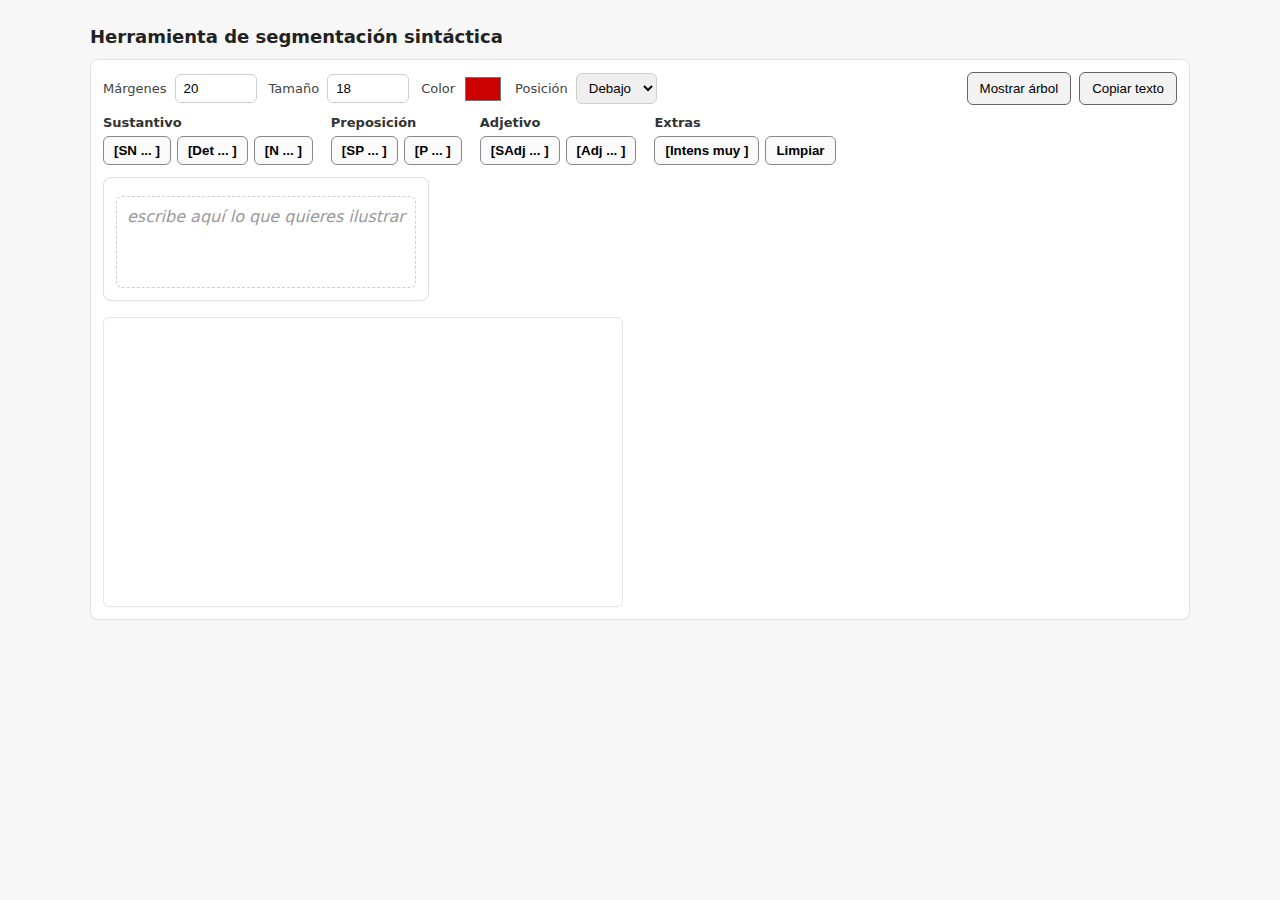
<file: sintax/index.html>
<!doctype html>
<html lang="es">
<head>
<meta charset="utf-8" />
<title>Herramienta de segmentación sintáctica</title>
<meta name="viewport" content="width=device-width,initial-scale=1" />
<style>
  :root { --bg:#f7f7f7; --panel:#fff; --muted:#cfcfcf; --accent:#cc0000; --label:#222; }
  body { font-family: system-ui, -apple-system, "Segoe UI", Roboto, Arial; padding:18px; background:var(--bg); color:#222; }
  h1 { font-size:18px; margin:0 0 12px 0; }
  .container { max-width:1100px; margin:0 auto; }
  .panel { background:var(--panel); border:1px solid #e0e0e0; border-radius:8px; padding:12px; box-shadow:0 1px 0 rgba(0,0,0,.02); }
  .controls { display:flex; gap:12px; flex-wrap:wrap; align-items:center; margin-bottom:10px; }
  .control-group { display:flex; gap:8px; align-items:center; }
  label { font-size:13px; color:#444; }
  input[type="number"] { width:64px; padding:6px 8px; border-radius:6px; border:1px solid var(--muted); }
  input[type="color"] { width:40px; height:32px; padding:0; border:0; background:transparent; }
  select { padding:6px 8px; border-radius:6px; border:1px solid var(--muted); }
  .buttons-grid { display:flex; gap:18px; flex-wrap:wrap; margin:10px 0; }
  .btn-block { display:flex; flex-direction:column; gap:6px; align-items:flex-start; }
  .btn-title { font-size:13px; color:#333; font-weight:700; }
  .btns { display:flex; gap:6px; }
  button.tag-btn { padding:6px 10px; border-radius:6px; border:1px solid #888; background:#fafafa; cursor:pointer; font-weight:700; }
  button.action { padding:8px 12px; border-radius:6px; border:1px solid #666; background:#f2f2f2; cursor:pointer; }
  #editor { min-height:70px; border:1px dashed var(--muted); padding:10px; border-radius:6px; background:var(--panel); color:#111; margin-top:6px; white-space:pre-wrap; outline:none; }
  #editor.empty { color:#999; font-style:italic; }
  .workspace { display:flex; gap:16px; margin-top:12px; align-items:flex-start; }
  .left { flex:1; }
  .right { width:520px; min-width:320px; }
  .tree-wrap { border:1px solid #e6e6e6; background:var(--panel); padding:14px; border-radius:6px; min-height:260px; display:flex; align-items:flex-end; justify-content:center; }
  .tree { --node-gap:20px; --font-size:18px; --word-color:var(--accent); display:flex; align-items:flex-end; gap:var(--node-gap); font-size:var(--font-size); }
  .node { display:flex; flex-direction:column; align-items:center; min-width:40px; position:relative; }
  .node .label { font-weight:700; margin-bottom:8px; font-size:0.95em; color:var(--label); background:transparent; padding:2px 6px; border-radius:4px; }
  .node .connector-vert { width:2px; height:18px; background:#444; margin-bottom:6px; }
  .children { display:flex; gap:var(--node-gap); align-items:flex-end; margin-top:8px; }
  .word { color:var(--word-color); font-weight:700; padding:4px 6px; border-radius:4px; background:rgba(0,0,0,0.02); }
  .hline { height:2px; background:#444; width:100%; margin-bottom:6px; }
  /* layout when position = side */
  .workspace.side { flex-direction:row; }
  .workspace.below { flex-direction:column; }
  @media (max-width:880px){ .right{ width:100%; } .workspace{ flex-direction:column; } }
</style>
</head>
<body>
<div class="container">
  <h1>Herramienta de segmentación sintáctica</h1>

  <div class="panel">
    <div class="controls">
      <div class="control-group">
        <label>Márgenes</label>
        <input id="margin" type="number" min="0" value="20" />
      </div>

      <div class="control-group">
        <label>Tamaño</label>
        <input id="fontsize" type="number" min="10" value="18" />
      </div>

      <div class="control-group">
        <label>Color</label>
        <input id="color" type="color" value="#cc0000" />
      </div>

      <div class="control-group">
        <label>Posición</label>
        <select id="position">
          <option value="below">Debajo</option>
          <option value="side">Al lado</option>
        </select>
      </div>

      <div style="margin-left:auto; display:flex; gap:8px;">
        <button id="render" class="action">Mostrar árbol</button>
        <button id="exportText" class="action">Copiar texto</button>
      </div>
    </div>

    <div class="buttons-grid">
      <div class="btn-block">
        <div class="btn-title">Sustantivo</div>
        <div class="btns">
          <button class="tag-btn" data-tag="SN">[SN ... ]</button>
          <button class="tag-btn" data-tag="Det">[Det ... ]</button>
          <button class="tag-btn" data-tag="N">[N ... ]</button>
        </div>
      </div>

      <div class="btn-block">
        <div class="btn-title">Preposición</div>
        <div class="btns">
          <button class="tag-btn" data-tag="SP">[SP ... ]</button>
          <button class="tag-btn" data-tag="P">[P ... ]</button>
        </div>
      </div>

      <div class="btn-block">
        <div class="btn-title">Adjetivo</div>
        <div class="btns">
          <button class="tag-btn" data-tag="SAdj">[SAdj ... ]</button>
          <button class="tag-btn" data-tag="Adj">[Adj ... ]</button>
        </div>
      </div>

      <div class="btn-block">
        <div class="btn-title">Extras</div>
        <div class="btns">
          <button id="intens" class="tag-btn">[Intens muy ]</button>
          <button id="clear" class="tag-btn">Limpiar</button>
        </div>
      </div>
    </div>

    <div class="workspace below" id="workspace">
      <div class="left panel">
        <div contenteditable="true" id="editor" spellcheck="false" class="empty">escribe aquí lo que quieres ilustrar</div>
      </div>

      <div class="right">
        <div class="tree-wrap panel" id="treeWrap">
          <div id="tree" class="tree" style="--node-gap:20px; --font-size:18px; --word-color:#cc0000;"></div>
        </div>
      </div>
    </div>

  </div>
</div>

<script>
/* ---------- ELEMENTOS ---------- */
const editor = document.getElementById('editor');
const tagButtons = document.querySelectorAll('button.tag-btn');
const intensBtn = document.getElementById('intens');
const clearBtn = document.getElementById('clear');
const renderBtn = document.getElementById('render');
const exportTextBtn = document.getElementById('exportText');
const treeEl = document.getElementById('tree');
const workspace = document.getElementById('workspace');
const marginInput = document.getElementById('margin');
const fontsizeInput = document.getElementById('fontsize');
const colorInput = document.getElementById('color');
const positionSelect = document.getElementById('position');

/* ---------- PLACEHOLDER BEHAVIOR ---------- */
const PLACEHOLDER = 'escribe aquí lo que quieres ilustrar';
function updateEditorPlaceholder() {
  if (!editor.textContent || editor.textContent.trim() === '') {
    editor.classList.add('empty');
    editor.textContent = PLACEHOLDER;
  } else if (editor.classList.contains('empty') && editor.textContent !== PLACEHOLDER) {
    editor.classList.remove('empty');
  }
}
editor.addEventListener('focus', () => {
  if (editor.classList.contains('empty')) {
    editor.classList.remove('empty');
    editor.textContent = '';
  }
});
editor.addEventListener('blur', () => {
  if (!editor.textContent || editor.textContent.trim() === '') {
    updateEditorPlaceholder();
  }
});
/* initialize */
updateEditorPlaceholder();

/* ---------- UTILIDADES DE EDICIÓN (insertar corchetes visibles) ---------- */

function replaceRangeWithText(range, text) {
  range.deleteContents();
  const textNode = document.createTextNode(text);
  range.insertNode(textNode);
  // move caret after inserted node
  const sel = window.getSelection();
  sel.removeAllRanges();
  const newRange = document.createRange();
  newRange.setStartAfter(textNode);
  newRange.collapse(true);
  sel.addRange(newRange);
  editor.focus();
}

function placeCaretBeforeLastBracket() {
  const sel = window.getSelection();
  const nodes = Array.from(editor.childNodes);
  let lastTextNode = null;
  for (let i = nodes.length - 1; i >= 0; i--) {
    if (nodes[i].nodeType === Node.TEXT_NODE && nodes[i].textContent !== '') {
      lastTextNode = nodes[i];
      break;
    }
  }
  if (!lastTextNode) return;
  const idx = lastTextNode.textContent.lastIndexOf(' ]');
  const pos = idx >= 0 ? idx + 1 : lastTextNode.textContent.length;
  const range = document.createRange();
  range.setStart(lastTextNode, pos);
  range.collapse(true);
  sel.removeAllRanges();
  sel.addRange(range);
  editor.focus();
}

function wrapSelectionWithTag(tag) {
  const sel = window.getSelection();
  if (!sel.rangeCount) {
    // append empty tag
    if (editor.classList.contains('empty')) {
      editor.classList.remove('empty');
      editor.textContent = '';
    }
    editor.appendChild(document.createTextNode(`[${tag}  ]`));
    placeCaretBeforeLastBracket();
    autoRender();
    return;
  }
  const range = sel.getRangeAt(0);
  if (!editor.contains(range.commonAncestorContainer)) {
    editor.focus();
    return;
  }
  if (range.collapsed) {
    // insert empty tag at caret
    replaceRangeWithText(range, `[${tag}  ]`);
    placeCaretBeforeLastBracket();
    autoRender();
    return;
  }
  // get selected text
  const selectedText = range.toString();
  // replace with bracketed version
  const bracketed = `[${tag} ${selectedText} ]`;
  replaceRangeWithText(range, bracketed);
  autoRender();
}

tagButtons.forEach(btn => {
  btn.addEventListener('click', () => {
    const tag = btn.dataset.tag;
    wrapSelectionWithTag(tag);
  });
});

intensBtn.addEventListener('click', () => {
  const sel = window.getSelection();
  if (!sel.rangeCount) {
    if (editor.classList.contains('empty')) {
      editor.classList.remove('empty');
      editor.textContent = '';
    }
    editor.appendChild(document.createTextNode('[Intens muy ]'));
    autoRender();
    return;
  }
  const range = sel.getRangeAt(0);
  if (!editor.contains(range.commonAncestorContainer)) {
    editor.focus();
    return;
  }
  replaceRangeWithText(range, '[Intens muy ]');
  autoRender();
});

clearBtn.addEventListener('click', () => {
  editor.textContent = '';
  updateEditorPlaceholder();
  autoRender();
});

/* ---------- PARSER DE CORCHETES ---------- */

function tokenizeBracketText(text) {
  const tokens = [];
  let i = 0;
  while (i < text.length) {
    const ch = text[i];
    if (ch === '[' || ch === ']') {
      tokens.push({ type: ch });
      i++;
    } else if (/\s/.test(ch)) {
      let j = i;
      while (j < text.length && /\s/.test(text[j])) j++;
      tokens.push({ type: 'space', value: ' ' });
      i = j;
    } else {
      let j = i;
      while (j < text.length && text[j] !== '[' && text[j] !== ']' && !/\s/.test(text[j])) j++;
      tokens.push({ type: 'word', value: text.slice(i, j) });
      i = j;
    }
  }
  return tokens;
}

function parseTokens(tokens) {
  let pos = 0;
  function parseNode() {
    while (pos < tokens.length && tokens[pos].type === 'space') pos++;
    if (pos >= tokens.length) return null;
    const t = tokens[pos];
    if (t.type === '[') {
      pos++;
      while (pos < tokens.length && tokens[pos].type === 'space') pos++;
      const tagTok = tokens[pos] && tokens[pos].type === 'word' ? tokens[pos] : null;
      const tag = tagTok ? tagTok.value : 'UNK';
      if (tagTok) pos++;
      const children = [];
      while (pos < tokens.length && tokens[pos].type !== ']') {
        const child = parseNode();
        if (child) children.push(child);
        else pos++;
      }
      if (pos < tokens.length && tokens[pos].type === ']') pos++;
      return { type: tag, children };
    } else if (t.type === 'word' || t.type === 'space') {
      let text = '';
      while (pos < tokens.length && tokens[pos].type !== '[' && tokens[pos].type !== ']') {
        text += (tokens[pos].type === 'space' ? ' ' : tokens[pos].value);
        pos++;
      }
      text = text.replace(/\s+/g, ' ').trim();
      if (text === '') return null;
      return { type: 'word', text };
    } else {
      pos++;
      return null;
    }
  }

  const nodes = [];
  while (pos < tokens.length) {
    const n = parseNode();
    if (n) nodes.push(n);
    else pos++;
  }
  if (nodes.length === 1) return nodes[0];
  return { type: 'root', children: nodes };
}

function parseBracketTextToModel(text) {
  // remove placeholder if present
  if (!text || text.trim() === '' || text.trim() === PLACEHOLDER) return null;
  const tokens = tokenizeBracketText(text);
  const model = parseTokens(tokens);
  return model;
}

/* ---------- RENDERIZADOR DEL ÁRBOL ---------- */

function clearTree() {
  treeEl.innerHTML = '';
}

function renderModel(node) {
  if (!node) return document.createElement('div');
  if (node.type === 'word') {
    const w = document.createElement('div');
    w.className = 'node';
    const word = document.createElement('div');
    word.className = 'word';
    word.textContent = node.text;
    w.appendChild(word);
    return w;
  }
  const container = document.createElement('div');
  container.className = 'node';
  const label = document.createElement('div');
  label.className = 'label';
  label.textContent = node.type;
  container.appendChild(label);

  if (node.children && node.children.length) {
    const v = document.createElement('div');
    v.className = 'connector-vert';
    container.appendChild(v);

    // horizontal line
    const h = document.createElement('div');
    h.className = 'hline';
    container.appendChild(h);

    const childrenRow = document.createElement('div');
    childrenRow.className = 'children';
    node.children.forEach(ch => {
      childrenRow.appendChild(renderModel(ch));
    });
    container.appendChild(childrenRow);
  } else {
    const v = document.createElement('div');
    v.className = 'connector-vert';
    container.appendChild(v);
    const childrenRow = document.createElement('div');
    childrenRow.className = 'children';
    const placeholder = document.createElement('div');
    placeholder.className = 'word';
    placeholder.textContent = '';
    childrenRow.appendChild(placeholder);
    container.appendChild(childrenRow);
  }
  return container;
}

function applyTreeStyles() {
  const gap = parseInt(marginInput.value || 20, 10);
  const fsize = parseInt(fontsizeInput.value || 18, 10);
  const color = colorInput.value || '#cc0000';
  treeEl.style.setProperty('--node-gap', gap + 'px');
  treeEl.style.setProperty('--font-size', fsize + 'px');
  treeEl.style.setProperty('--word-color', color);
}

function renderTreeFromText(text) {
  clearTree();
  applyTreeStyles();
  const model = parseBracketTextToModel(text);
  if (!model) return;
  if (model.type === 'root' && model.children && model.children.length) {
    const wrapper = document.createElement('div');
    wrapper.style.display = 'flex';
    wrapper.style.gap = getComputedStyle(treeEl).getPropertyValue('--node-gap') || '20px';
    model.children.forEach(ch => {
      wrapper.appendChild(renderModel(ch));
    });
    treeEl.appendChild(wrapper);
  } else {
    treeEl.appendChild(renderModel(model));
  }
}

/* ---------- AUTO-RENDER y EVENTOS ---------- */

function autoRender() {
  // render automatically after edits via buttons
  const text = editor.textContent || '';
  renderTreeFromText(text);
}

renderBtn.addEventListener('click', () => {
  const text = editor.textContent || '';
  renderTreeFromText(text);
});

exportTextBtn.addEventListener('click', () => {
  const text = editor.textContent || '';
  navigator.clipboard?.writeText(text).then(()=> {
    exportTextBtn.textContent = 'Copiado';
    setTimeout(()=> exportTextBtn.textContent = 'Copiar texto', 900);
  }).catch(()=> {
    alert('No se pudo copiar al portapapeles. Selecciona y copia manualmente.');
  });
});

marginInput.addEventListener('input', () => {
  applyTreeStyles();
  autoRender();
});
fontsizeInput.addEventListener('input', () => {
  applyTreeStyles();
  autoRender();
});
colorInput.addEventListener('input', () => {
  applyTreeStyles();
  autoRender();
});

positionSelect.addEventListener('change', () => {
  const pos = positionSelect.value;
  if (pos === 'side') {
    workspace.classList.remove('below');
    workspace.classList.add('side');
  } else {
    workspace.classList.remove('side');
    workspace.classList.add('below');
  }
});

/* render on load if editor has content (not placeholder) */
document.addEventListener('DOMContentLoaded', () => {
  if (!editor.classList.contains('empty')) {
    renderTreeFromText(editor.textContent || '');
  }
});

/* also render when user presses Ctrl+Enter inside editor */
editor.addEventListener('keydown', (e) => {
  if ((e.ctrlKey || e.metaKey) && e.key === 'Enter') {
    e.preventDefault();
    renderBtn.click();
  }
});

/* render when user pastes text (useful) */
editor.addEventListener('paste', () => {
  setTimeout(() => {
    if (editor.classList.contains('empty')) editor.classList.remove('empty');
    autoRender();
  }, 50);
});
</script>
</body>
</html>
</file>
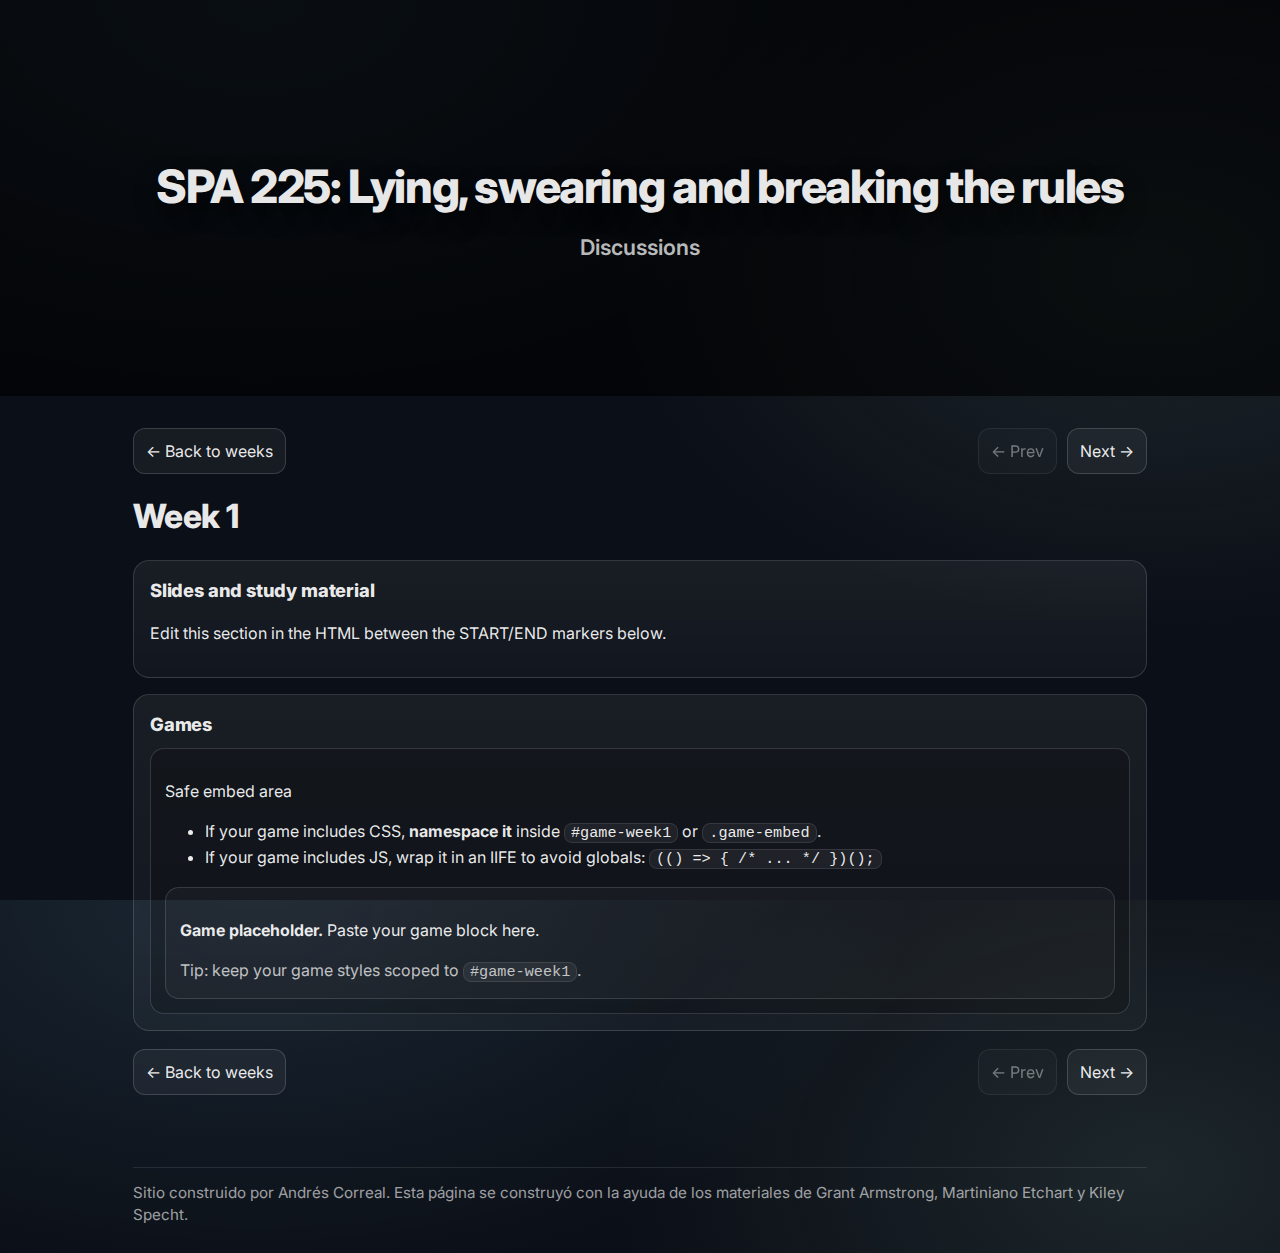
<file: week1.html>
<!doctype html>
<html lang="en">
  <head>
    <meta charset="UTF-8" />
    <meta name="viewport" content="width=device-width, initial-scale=1, viewport-fit=cover" />
    <title>SPA 225 — Week 1 (Discussions)</title>
    <meta name="description" content="SPA 225 Discussions — Week 1" />

    <!-- Optional Google Font (same as index) -->
    <link rel="preconnect" href="https://fonts.googleapis.com" />
    <link rel="preconnect" href="https://fonts.gstatic.com" crossorigin />
    <link
      href="https://fonts.googleapis.com/css2?family=Inter:wght@400;600;800&display=swap"
      rel="stylesheet"
    />

    <!-- Use relative path from /weeks/ to root files -->
    <link rel="stylesheet" href="../style.css" />
  </head>

  <body>
    <a class="skip-link" href="#main">Skip to content</a>

    <!-- HERO -->
    <header class="hero" role="banner">
      <div class="hero__inner">
        <h1 class="hero__title">SPA 225: Lying, swearing and breaking the rules</h1>
        <p class="hero__subtitle">Discussions</p>
      </div>
    </header>

    <main id="main" class="main" role="main">
      <!-- NAV: Back + Prev/Next -->
      <nav class="page-nav" aria-label="Week navigation">
        <a class="nav-link" href="../index.html">← Back to weeks</a>

        <div class="nav-group" aria-label="Previous and next week">
          <span class="nav-link is-disabled" aria-disabled="true">← Prev</span>
          <a class="nav-link" href="./week2.html">Next →</a>
        </div>
      </nav>

      <!-- WEEK HEADER -->
      <header class="week-header">
        <h2 class="week-title">Week 1</h2>
        <!-- Optional: add dates here later (example: <p class="week-dates">Jan 22–Jan 23</p>) -->
      </header>

      <!-- SECTION 1: SLIDES -->
      <section class="card" aria-labelledby="slides-title">
        <h3 id="slides-title" class="section-title">Slides and study material</h3>
        <p class="editable-note">
          Edit this section in the HTML between the START/END markers below.
        </p>

        <!-- START EDITABLE: SLIDES/STUDY MATERIAL -->
        <!-- Paste OneDrive embed iframe(s) and study content below -->

        <!-- OneDrive placeholder: pega aquí tu link de embed -->
        <!--
        <iframe
          title="Week 1 slides (OneDrive)"
          src=""
          width="100%"
          height="520"
          frameborder="0"
          allowfullscreen
        ></iframe>
        -->

        <!-- Example placeholders you can replace/delete:
        <p><a href="https://example.com" target="_blank" rel="noopener noreferrer">Extra resource link</a></p>
        -->

        <!-- END EDITABLE -->
      </section>

      <!-- SECTION 2: GAMES -->
      <section class="card" aria-labelledby="games-title">
        <h3 id="games-title" class="section-title">Games</h3>

        <div class="game-embed" id="game-week1">
          <div class="game-embed__meta" role="note" aria-label="Game embedding notes">
            <p class="game-embed__meta-title">Safe embed area</p>
            <ul class="game-embed__meta-list">
              <li>
                If your game includes CSS, <strong>namespace it</strong> inside
                <code>#game-week1</code> or <code>.game-embed</code>.
              </li>
              <li>
                If your game includes JS, wrap it in an IIFE to avoid globals:
                <code>(() =&gt; { /* ... */ })();</code>
              </li>
            </ul>
          </div>

          <!-- START EDITABLE: GAMES -->
          <!-- Paste a full game block here (HTML + optional <style> + optional <script>) -->

          <div class="empty-state">
            <p><strong>Game placeholder.</strong> Paste your game block here.</p>
            <p class="muted">
              Tip: keep your game styles scoped to <code>#game-week1</code>.
            </p>
          </div>

          <!-- Example structure (delete after you paste your real game):
          <style>
            #game-week1 .my-game { padding: 12px; border: 1px dashed rgba(255,255,255,0.25); }
          </style>

          <div class="my-game">
            <p>Hello game!</p>
          </div>

          <script>
            (() => {
              // game logic here
            })();
          </script>
          -->

          <!-- END EDITABLE -->
        </div>
      </section>

      <!-- NAV (bottom, optional but handy) -->
      <nav class="page-nav page-nav--bottom" aria-label="Week navigation (bottom)">
        <a class="nav-link" href="../index.html">← Back to weeks</a>

        <div class="nav-group" aria-label="Previous and next week (bottom)">
          <span class="nav-link is-disabled" aria-disabled="true">← Prev</span>
          <a class="nav-link" href="./week2.html">Next →</a>
        </div>
      </nav>
    </main>

    <footer class="footer" role="contentinfo">
      <p>
        Sitio construido por Andrés Correal. Esta página se construyó con la ayuda de los materiales de
        Grant Armstrong, Martiniano Etchart y Kiley Specht.
      </p>
    </footer>
  </body>
</html>
</file>
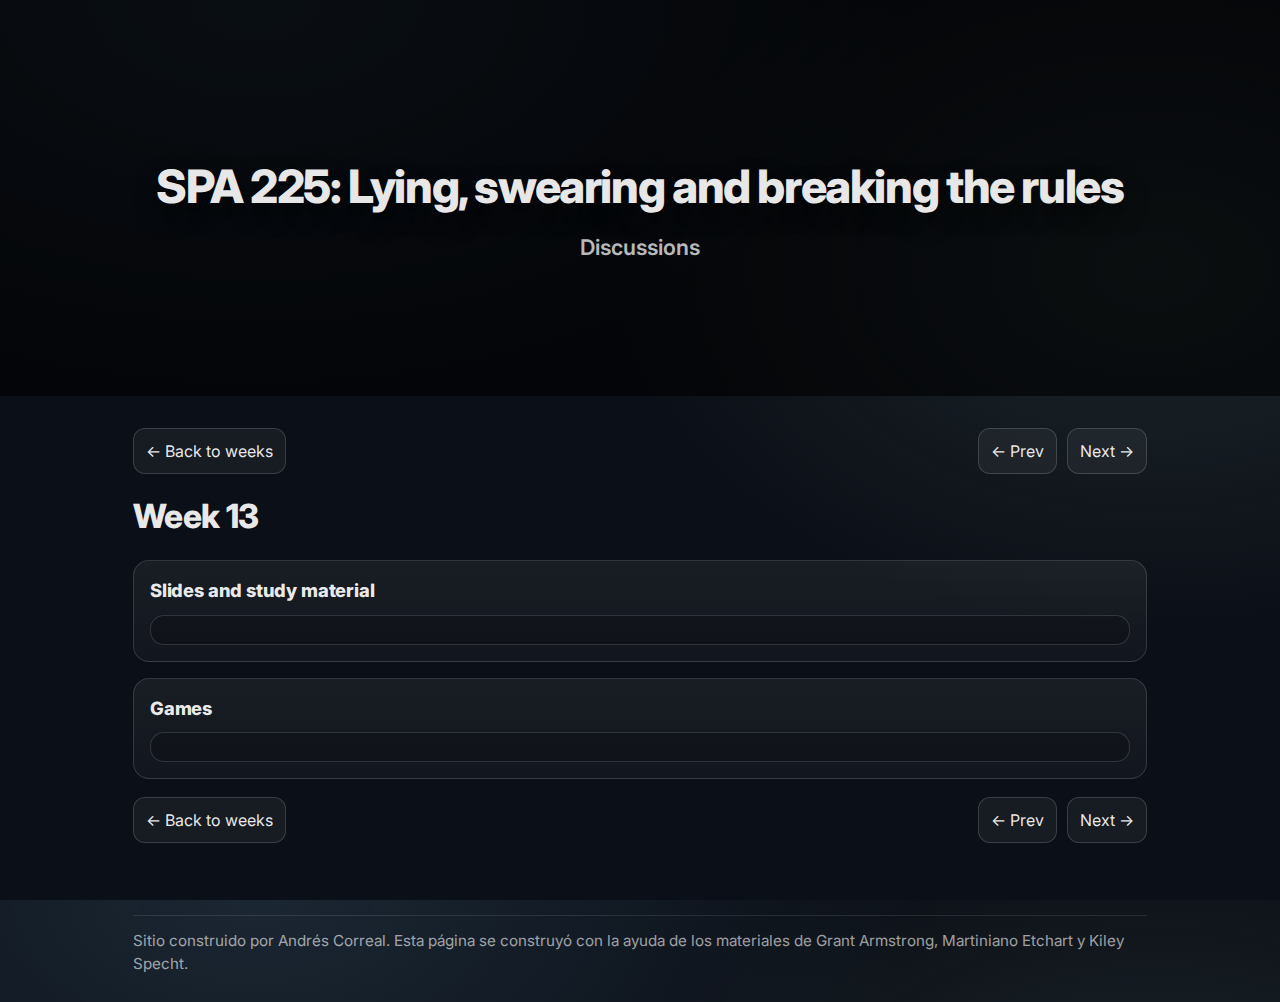
<file: weeks/wee13.html>
<!doctype html>
<html lang="en">
  <head>
    <meta charset="UTF-8" />
    <meta name="viewport" content="width=device-width, initial-scale=1, viewport-fit=cover" />
    <title>SPA 225 — Week 13 (Discussions)</title>
    <meta name="description" content="SPA 225 Discussions — Week 13" />

    <link rel="preconnect" href="https://fonts.googleapis.com" />
    <link rel="preconnect" href="https://fonts.gstatic.com" crossorigin />
    <link href="https://fonts.googleapis.com/css2?family=Inter:wght@400;600;800&display=swap" rel="stylesheet" />

    <link rel="stylesheet" href="../style.css?v=3" />
  </head>

  <body>
    <a class="skip-link" href="#main">Skip to content</a>

    <header class="hero" role="banner">
      <div class="hero__inner">
        <h1 class="hero__title">SPA 225: Lying, swearing and breaking the rules</h1>
        <p class="hero__subtitle">Discussions</p>
      </div>
    </header>

    <main id="main" class="main" role="main">
      <nav class="page-nav" aria-label="Week navigation">
        <a class="nav-link" href="../index.html">← Back to weeks</a>

        <div class="nav-group" aria-label="Previous and next week">
          <a class="nav-link" href="./week12.html">← Prev</a>
          <a class="nav-link" href="./week14.html">Next →</a>
        </div>
      </nav>

      <header class="week-header">
        <h2 class="week-title">Week 13</h2>
        <!-- Optional: add dates here later -->
      </header>

      <section class="card" aria-labelledby="slides-title">
        <h3 id="slides-title" class="section-title">Slides and study material</h3>

        <div class="slides-embed" id="slides-week13" aria-label="Slides and materials container (Week 13)">
          <!-- START EDITABLE: SLIDES/STUDY MATERIAL -->
          <!-- Paste OneDrive embed iframe(s) and study content below -->

          <!-- NOTE (invisible to students):
               - Keep iframe width="100%" for responsive layout.
               - Use a meaningful iframe title for accessibility.
               - For external links, prefer: target="_blank" rel="noopener noreferrer".
          -->

          <!-- OneDrive placeholder: pega aquí tu link de embed -->
          <!--
          <iframe
            title="Week 13 slides (OneDrive)"
            src=""
            width="100%"
            height="520"
            frameborder="0"
            allowfullscreen
          ></iframe>
          -->

          <!-- END EDITABLE -->
        </div>
      </section>

      <section class="card" aria-labelledby="games-title">
        <h3 id="games-title" class="section-title">Games</h3>

        <section class="game-embed" id="game-week13" aria-label="Game embed area (Week 13)">
          <!-- START EDITABLE: GAMES -->
          <!-- Paste a full game block here (HTML + optional <style> + optional <script>) -->

          <!-- NOTE (invisible to students):
               - If your game includes CSS, namespace it inside #game-week13 or .game-embed
                 (example: #game-week13 .my-class { ... } ).
               - If your game includes JS, wrap it in an IIFE:
                 (() => { /* ... */ })();
               - Avoid touching global styles (body, html) inside your game.
          -->

          <!-- END EDITABLE -->
        </section>
      </section>

      <nav class="page-nav page-nav--bottom" aria-label="Week navigation (bottom)">
        <a class="nav-link" href="../index.html">← Back to weeks</a>

        <div class="nav-group" aria-label="Previous and next week (bottom)">
          <a class="nav-link" href="./week12.html">← Prev</a>
          <a class="nav-link" href="./week14.html">Next →</a>
        </div>
      </nav>
    </main>

    <footer class="footer" role="contentinfo">
      <p>
        Sitio construido por Andrés Correal. Esta página se construyó con la ayuda de los materiales de Grant Armstrong,
        Martiniano Etchart y Kiley Specht.
      </p>
    </footer>

    <script src="../week.js?v=3" defer></script>
  </body>
</html>
</file>
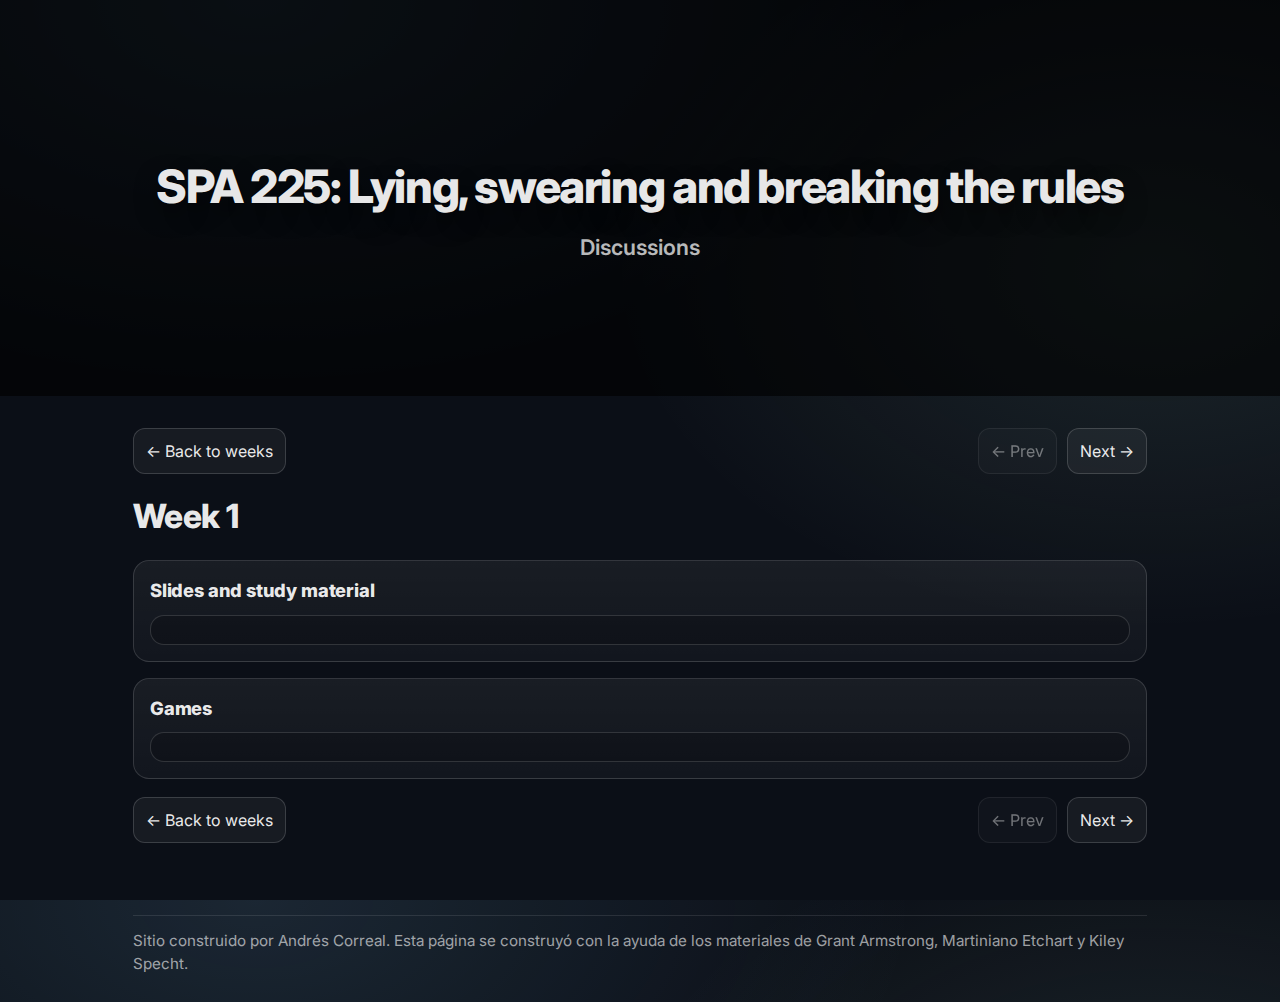
<file: weeks/week1.html>
<!doctype html>
<html lang="en">
  <head>
    <meta charset="UTF-8" />
    <meta name="viewport" content="width=device-width, initial-scale=1, viewport-fit=cover" />
    <title>SPA 225 — Week 1 (Discussions)</title>
    <meta name="description" content="SPA 225 Discussions — Week 1" />

    <link rel="preconnect" href="https://fonts.googleapis.com" />
    <link rel="preconnect" href="https://fonts.gstatic.com" crossorigin />
    <link
      href="https://fonts.googleapis.com/css2?family=Inter:wght@400;600;800&display=swap"
      rel="stylesheet"
    />

    <!-- Cache-busting for GitHub Pages -->
    <link rel="stylesheet" href="../style.css?v=3" />
  </head>

  <body>
    <a class="skip-link" href="#main">Skip to content</a>

    <header class="hero" role="banner">
      <div class="hero__inner">
        <h1 class="hero__title">SPA 225: Lying, swearing and breaking the rules</h1>
        <p class="hero__subtitle">Discussions</p>
      </div>
    </header>

    <main id="main" class="main" role="main">
      <nav class="page-nav" aria-label="Week navigation">
        <a class="nav-link" href="../index.html">← Back to weeks</a>

        <div class="nav-group" aria-label="Previous and next week">
          <span class="nav-link is-disabled" aria-disabled="true">← Prev</span>
          <a class="nav-link" href="./week2.html">Next →</a>
        </div>
      </nav>

      <header class="week-header">
        <h2 class="week-title">Week 1</h2>
        <!-- Optional: add dates here later -->
      </header>

      <!-- SLIDES -->
      <section class="card" aria-labelledby="slides-title">
        <h3 id="slides-title" class="section-title">Slides and study material</h3>

        <div class="slides-embed" id="slides-week1" aria-label="Slides and materials container (Week 1)">
          <!-- START EDITABLE: SLIDES/STUDY MATERIAL -->
          <!-- Paste OneDrive embed iframe(s) and study content below -->

          <!-- NOTE (invisible to students):
               - Keep iframe width="100%" for responsive layout.
               - Use a meaningful iframe title for accessibility.
               - For external links, prefer: target="_blank" rel="noopener noreferrer".
          -->

          <!-- OneDrive placeholder: pega aquí tu link de embed -->
          <!--
          <iframe
            title="Week 1 slides (OneDrive)"
            src=""
            width="100%"
            height="520"
            frameborder="0"
            allowfullscreen
          ></iframe>
          -->

          <!-- END EDITABLE -->
        </div>
      </section>

      <!-- GAMES -->
      <section class="card" aria-labelledby="games-title">
        <h3 id="games-title" class="section-title">Games</h3>

        <section class="game-embed" id="game-week1" aria-label="Game embed area (Week 1)">
          <!-- START EDITABLE: GAMES -->
          <!-- Paste a full game block here (HTML + optional <style> + optional <script>) -->

          <!-- NOTE (invisible to students):
               - If your game includes CSS, namespace it inside #game-week1 or .game-embed
                 (example: #game-week1 .my-class { ... } ).
               - If your game includes JS, wrap it in an IIFE:
                 (() => { /* your game code */ })();
               - Avoid touching global styles (body, html) inside your game.
          -->

          <!-- END EDITABLE -->
        </section>
      </section>

      <nav class="page-nav page-nav--bottom" aria-label="Week navigation (bottom)">
        <a class="nav-link" href="../index.html">← Back to weeks</a>

        <div class="nav-group" aria-label="Previous and next week (bottom)">
          <span class="nav-link is-disabled" aria-disabled="true">← Prev</span>
          <a class="nav-link" href="./week2.html">Next →</a>
        </div>
      </nav>
    </main>

    <footer class="footer" role="contentinfo">
      <p>
        Sitio construido por Andrés Correal. Esta página se construyó con la ayuda de los materiales de
        Grant Armstrong, Martiniano Etchart y Kiley Specht.
      </p>
    </footer>

    <!-- Optional (future): add week-specific JS here. Create /week.js (empty is fine) to avoid 404. -->
    <script src="../week.js?v=3" defer></script>
  </body>
</html>
</file>
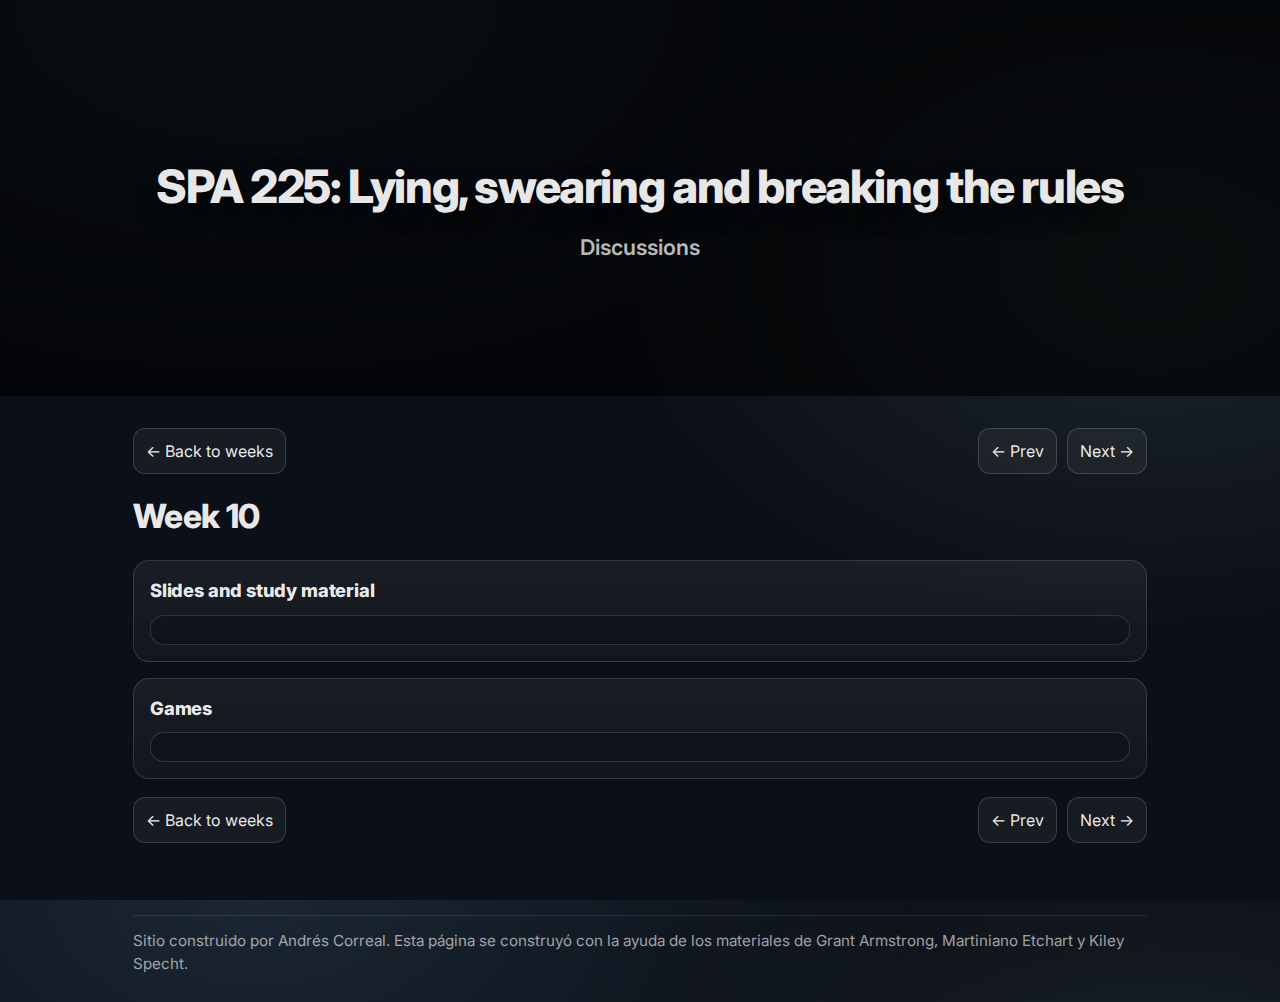
<file: weeks/week10.html>
<!doctype html>
<html lang="en">
  <head>
    <meta charset="UTF-8" />
    <meta name="viewport" content="width=device-width, initial-scale=1, viewport-fit=cover" />
    <title>SPA 225 — Week 10 (Discussions)</title>
    <meta name="description" content="SPA 225 Discussions — Week 10" />

    <link rel="preconnect" href="https://fonts.googleapis.com" />
    <link rel="preconnect" href="https://fonts.gstatic.com" crossorigin />
    <link href="https://fonts.googleapis.com/css2?family=Inter:wght@400;600;800&display=swap" rel="stylesheet" />

    <link rel="stylesheet" href="../style.css?v=3" />
  </head>

  <body>
    <a class="skip-link" href="#main">Skip to content</a>

    <header class="hero" role="banner">
      <div class="hero__inner">
        <h1 class="hero__title">SPA 225: Lying, swearing and breaking the rules</h1>
        <p class="hero__subtitle">Discussions</p>
      </div>
    </header>

    <main id="main" class="main" role="main">
      <nav class="page-nav" aria-label="Week navigation">
        <a class="nav-link" href="../index.html">← Back to weeks</a>

        <div class="nav-group" aria-label="Previous and next week">
          <a class="nav-link" href="./week9.html">← Prev</a>
          <a class="nav-link" href="./week11.html">Next →</a>
        </div>
      </nav>

      <header class="week-header">
        <h2 class="week-title">Week 10</h2>
        <!-- Optional: add dates here later -->
      </header>

      <section class="card" aria-labelledby="slides-title">
        <h3 id="slides-title" class="section-title">Slides and study material</h3>

        <div class="slides-embed" id="slides-week10" aria-label="Slides and materials container (Week 10)">
          <!-- START EDITABLE: SLIDES/STUDY MATERIAL -->
          <!-- Paste OneDrive embed iframe(s) and study content below -->

          <!-- NOTE (invisible to students):
               - Keep iframe width="100%" for responsive layout.
               - Use a meaningful iframe title for accessibility.
               - For external links, prefer: target="_blank" rel="noopener noreferrer".
          -->

          <!-- OneDrive placeholder: pega aquí tu link de embed -->
          <!--
          <iframe
            title="Week 10 slides (OneDrive)"
            src=""
            width="100%"
            height="520"
            frameborder="0"
            allowfullscreen
          ></iframe>
          -->

          <!-- END EDITABLE -->
        </div>
      </section>

      <section class="card" aria-labelledby="games-title">
        <h3 id="games-title" class="section-title">Games</h3>

        <section class="game-embed" id="game-week10" aria-label="Game embed area (Week 10)">
          <!-- START EDITABLE: GAMES -->
          <!-- Paste a full game block here (HTML + optional <style> + optional <script>) -->

          <!-- NOTE (invisible to students):
               - If your game includes CSS, namespace it inside #game-week10 or .game-embed
                 (example: #game-week10 .my-class { ... } ).
               - If your game includes JS, wrap it in an IIFE:
                 (() => { /* ... */ })();
               - Avoid touching global styles (body, html) inside your game.
          -->

          <!-- END EDITABLE -->
        </section>
      </section>

      <nav class="page-nav page-nav--bottom" aria-label="Week navigation (bottom)">
        <a class="nav-link" href="../index.html">← Back to weeks</a>

        <div class="nav-group" aria-label="Previous and next week (bottom)">
          <a class="nav-link" href="./week9.html">← Prev</a>
          <a class="nav-link" href="./week11.html">Next →</a>
        </div>
      </nav>
    </main>

    <footer class="footer" role="contentinfo">
      <p>
        Sitio construido por Andrés Correal. Esta página se construyó con la ayuda de los materiales de Grant Armstrong,
        Martiniano Etchart y Kiley Specht.
      </p>
    </footer>

    <script src="../week.js?v=3" defer></script>
  </body>
</html>
</file>
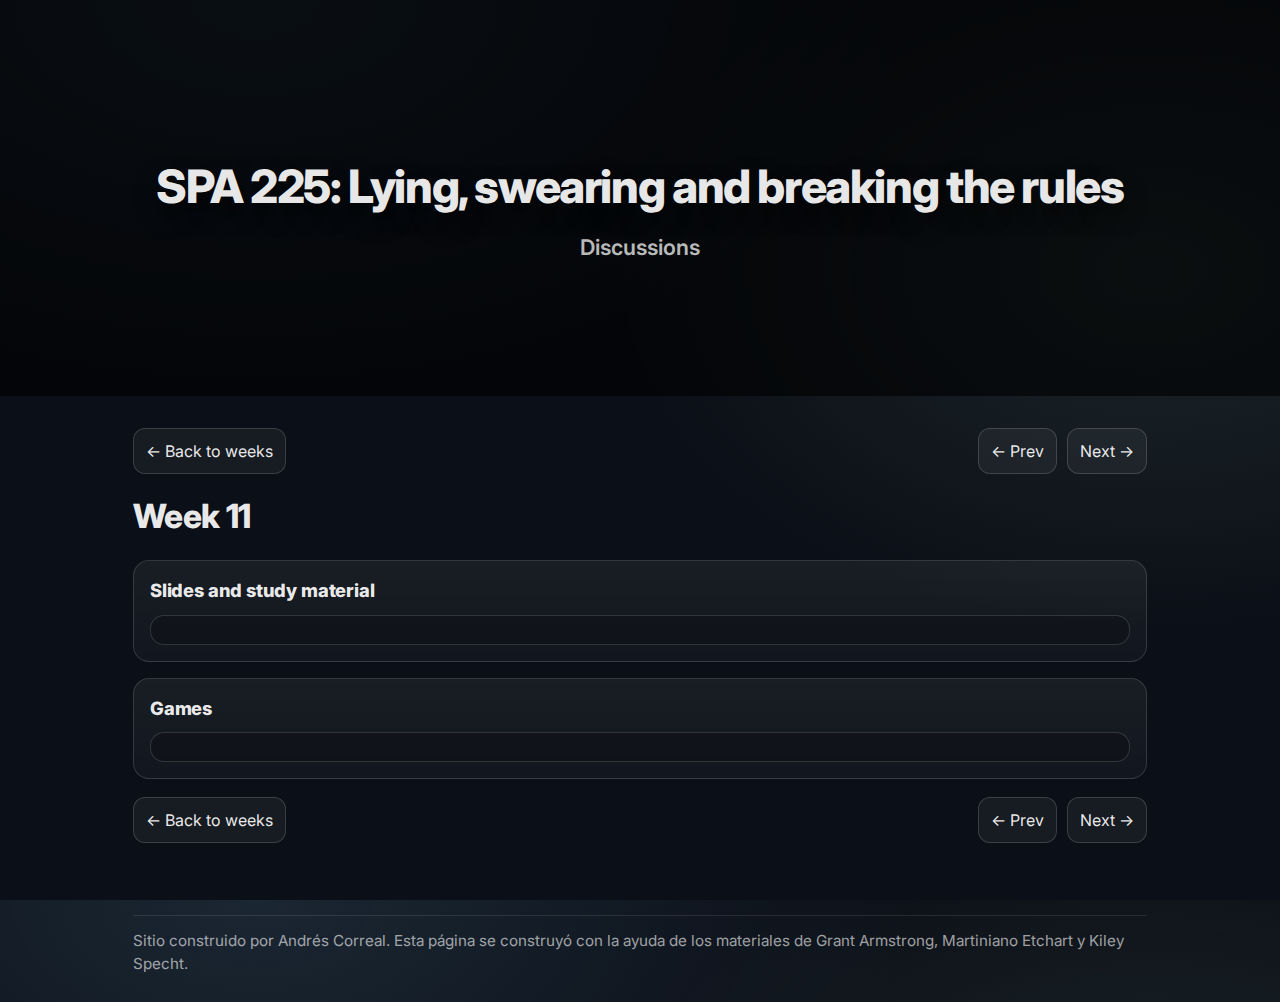
<file: weeks/week11.html>
<!doctype html>
<html lang="en">
  <head>
    <meta charset="UTF-8" />
    <meta name="viewport" content="width=device-width, initial-scale=1, viewport-fit=cover" />
    <title>SPA 225 — Week 11 (Discussions)</title>
    <meta name="description" content="SPA 225 Discussions — Week 11" />

    <link rel="preconnect" href="https://fonts.googleapis.com" />
    <link rel="preconnect" href="https://fonts.gstatic.com" crossorigin />
    <link href="https://fonts.googleapis.com/css2?family=Inter:wght@400;600;800&display=swap" rel="stylesheet" />

    <link rel="stylesheet" href="../style.css?v=3" />
  </head>

  <body>
    <a class="skip-link" href="#main">Skip to content</a>

    <header class="hero" role="banner">
      <div class="hero__inner">
        <h1 class="hero__title">SPA 225: Lying, swearing and breaking the rules</h1>
        <p class="hero__subtitle">Discussions</p>
      </div>
    </header>

    <main id="main" class="main" role="main">
      <nav class="page-nav" aria-label="Week navigation">
        <a class="nav-link" href="../index.html">← Back to weeks</a>

        <div class="nav-group" aria-label="Previous and next week">
          <a class="nav-link" href="./week10.html">← Prev</a>
          <a class="nav-link" href="./week12.html">Next →</a>
        </div>
      </nav>

      <header class="week-header">
        <h2 class="week-title">Week 11</h2>
        <!-- Optional: add dates here later -->
      </header>

      <section class="card" aria-labelledby="slides-title">
        <h3 id="slides-title" class="section-title">Slides and study material</h3>

        <div class="slides-embed" id="slides-week11" aria-label="Slides and materials container (Week 11)">
          <!-- START EDITABLE: SLIDES/STUDY MATERIAL -->
          <!-- Paste OneDrive embed iframe(s) and study content below -->

          <!-- NOTE (invisible to students):
               - Keep iframe width="100%" for responsive layout.
               - Use a meaningful iframe title for accessibility.
               - For external links, prefer: target="_blank" rel="noopener noreferrer".
          -->

          <!-- OneDrive placeholder: pega aquí tu link de embed -->
          <!--
          <iframe
            title="Week 11 slides (OneDrive)"
            src=""
            width="100%"
            height="520"
            frameborder="0"
            allowfullscreen
          ></iframe>
          -->

          <!-- END EDITABLE -->
        </div>
      </section>

      <section class="card" aria-labelledby="games-title">
        <h3 id="games-title" class="section-title">Games</h3>

        <section class="game-embed" id="game-week11" aria-label="Game embed area (Week 11)">
          <!-- START EDITABLE: GAMES -->
          <!-- Paste a full game block here (HTML + optional <style> + optional <script>) -->

          <!-- NOTE (invisible to students):
               - If your game includes CSS, namespace it inside #game-week11 or .game-embed
                 (example: #game-week11 .my-class { ... } ).
               - If your game includes JS, wrap it in an IIFE:
                 (() => { /* ... */ })();
               - Avoid touching global styles (body, html) inside your game.
          -->

          <!-- END EDITABLE -->
        </section>
      </section>

      <nav class="page-nav page-nav--bottom" aria-label="Week navigation (bottom)">
        <a class="nav-link" href="../index.html">← Back to weeks</a>

        <div class="nav-group" aria-label="Previous and next week (bottom)">
          <a class="nav-link" href="./week10.html">← Prev</a>
          <a class="nav-link" href="./week12.html">Next →</a>
        </div>
      </nav>
    </main>

    <footer class="footer" role="contentinfo">
      <p>
        Sitio construido por Andrés Correal. Esta página se construyó con la ayuda de los materiales de Grant Armstrong,
        Martiniano Etchart y Kiley Specht.
      </p>
    </footer>

    <script src="../week.js?v=3" defer></script>
  </body>
</html>
</file>
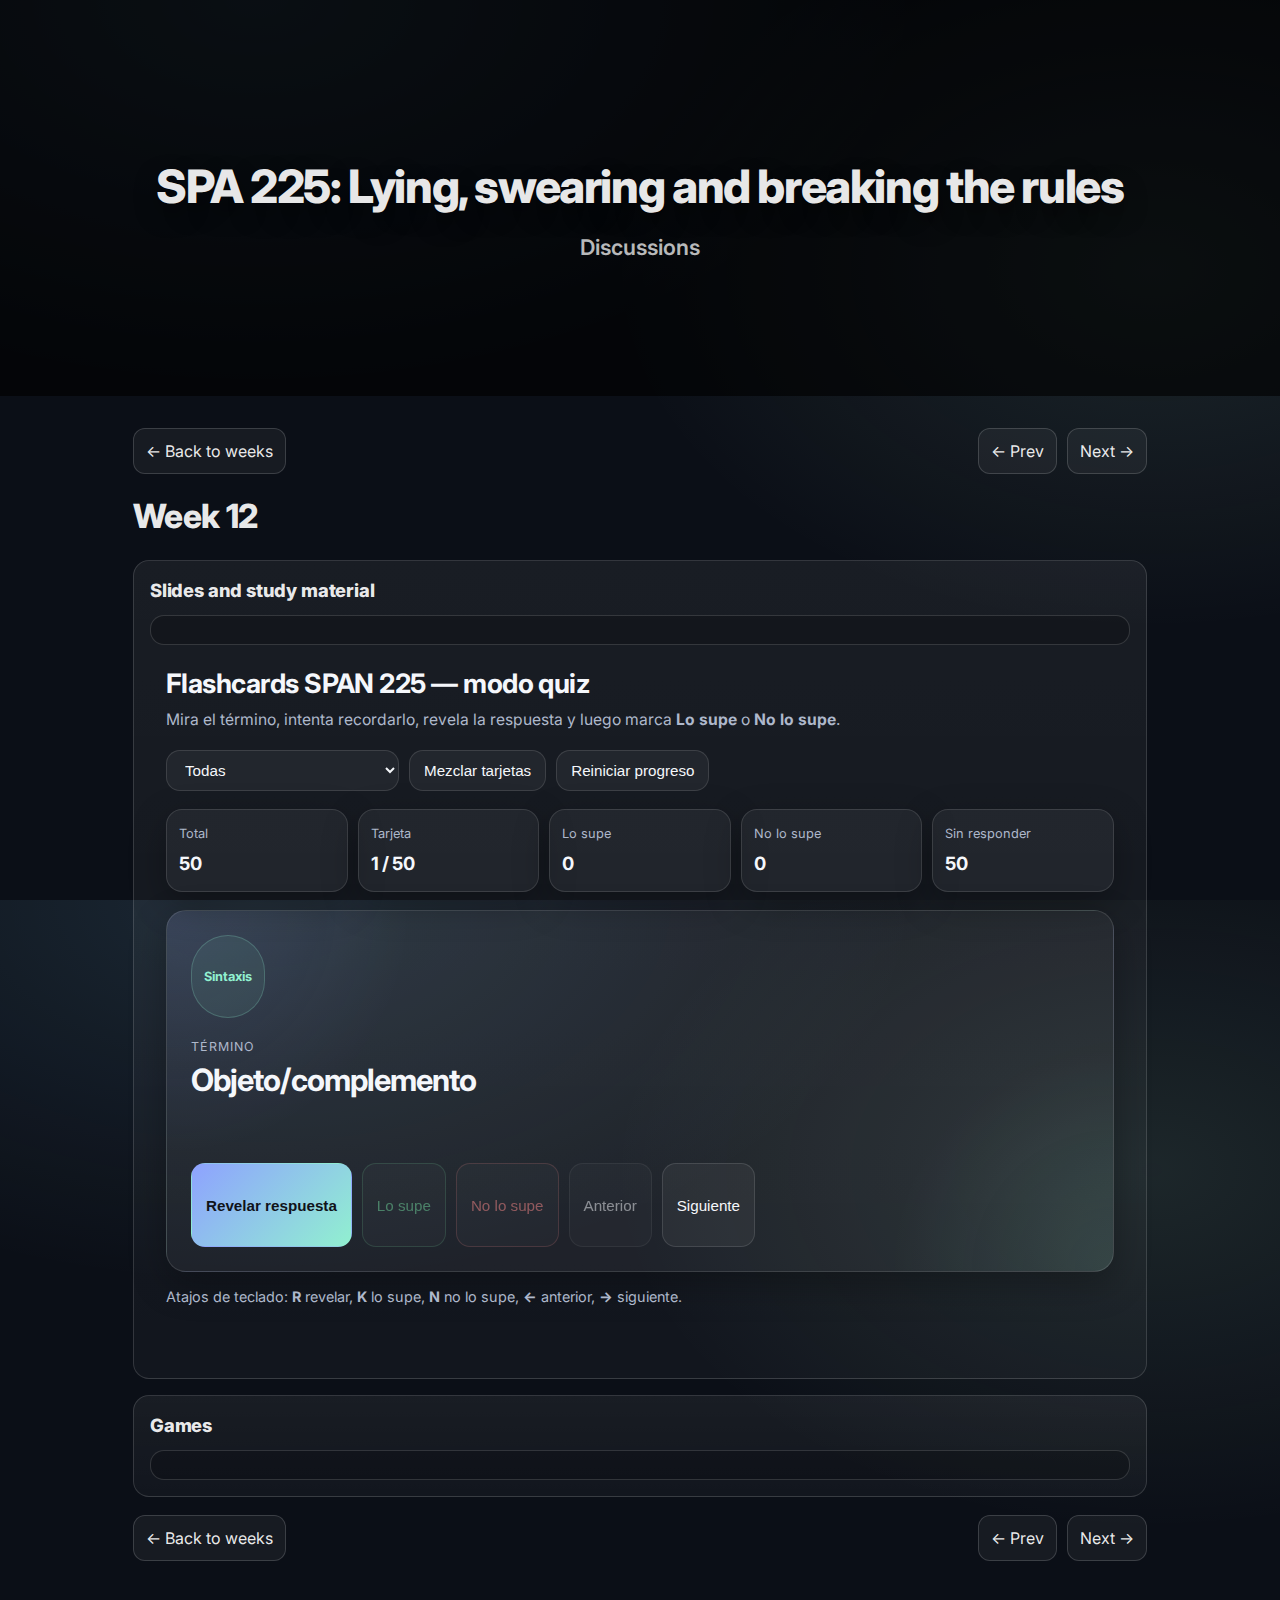
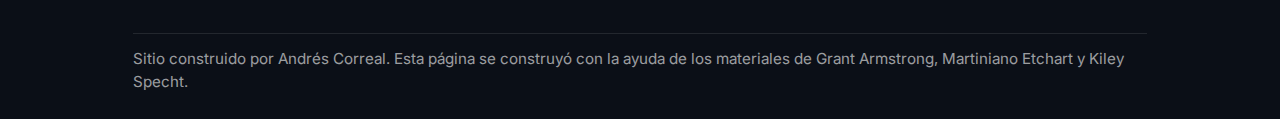
<file: weeks/week12.html>
<!doctype html>
<html lang="en">
  <head>
    <meta charset="UTF-8" />
    <meta name="viewport" content="width=device-width, initial-scale=1, viewport-fit=cover" />
    <title>SPA 225 — Week 12 (Discussions)</title>
    <meta name="description" content="SPA 225 Discussions — Week 12" />

    <link rel="preconnect" href="https://fonts.googleapis.com" />
    <link rel="preconnect" href="https://fonts.gstatic.com" crossorigin />
    <link href="https://fonts.googleapis.com/css2?family=Inter:wght@400;600;800&display=swap" rel="stylesheet" />

    <link rel="stylesheet" href="../style.css?v=3" />
  </head>

  <body>
    <a class="skip-link" href="#main">Skip to content</a>

    <header class="hero" role="banner">
      <div class="hero__inner">
        <h1 class="hero__title">SPA 225: Lying, swearing and breaking the rules</h1>
        <p class="hero__subtitle">Discussions</p>
      </div>
    </header>

    <main id="main" class="main" role="main">
      <nav class="page-nav" aria-label="Week navigation">
        <a class="nav-link" href="../index.html">← Back to weeks</a>

        <div class="nav-group" aria-label="Previous and next week">
          <a class="nav-link" href="./week11.html">← Prev</a>
          <a class="nav-link" href="./week13.html">Next →</a>
        </div>
      </nav>

      <header class="week-header">
        <h2 class="week-title">Week 12</h2>
        <!-- Optional: add dates here later -->
      </header>

      <section class="card" aria-labelledby="slides-title">
        <h3 id="slides-title" class="section-title">Slides and study material</h3>

        <div class="slides-embed" id="slides-week12" aria-label="Slides and materials container (Week 12)">
          <!-- START EDITABLE: SLIDES/STUDY MATERIAL -->
          <!-- Paste OneDrive embed iframe(s) and study content below -->

          <!-- NOTE (invisible to students):
               - Keep iframe width="100%" for responsive layout.
               - Use a meaningful iframe title for accessibility.
               - For external links, prefer: target="_blank" rel="noopener noreferrer".
          -->

          <!-- OneDrive placeholder: pega aquí tu link de embed -->
          <!--
          <iframe
            title="Week 12 slides (OneDrive)"
            src=""
            width="100%"
            height="520"
            frameborder="0"
            allowfullscreen
          ></iframe>
          -->

          <!-- END EDITABLE -->
        </div>












<section id="span225-quiz-root"></section>

<style>
  #span225-quiz-root,
  #span225-quiz-root * {
    box-sizing: border-box;
  }

  #span225-quiz-root {
    --sq-bg: transparent;
    --sq-surface: rgba(255, 255, 255, 0.05);
    --sq-surface-2: rgba(255, 255, 255, 0.08);
    --sq-border: rgba(255, 255, 255, 0.12);
    --sq-text: #f5f7fb;
    --sq-muted: #aeb8cb;
    --sq-accent: #8ea2ff;
    --sq-accent-2: #91f0d0;
    --sq-good: #74d99f;
    --sq-bad: #ff8d8d;
    --sq-shadow: 0 12px 36px rgba(0, 0, 0, 0.28);
    --sq-radius: 20px;
    --sq-maxw: 980px;

    width: 100%;
    color: var(--sq-text);
    font-family: Inter, ui-sans-serif, system-ui, -apple-system, BlinkMacSystemFont, "Segoe UI", sans-serif;
  }

  #span225-quiz-root .sq-wrap {
    max-width: var(--sq-maxw);
    margin: 0 auto;
    padding: 24px 16px 40px;
  }

  #span225-quiz-root .sq-header {
    display: grid;
    gap: 10px;
    margin-bottom: 18px;
  }

  #span225-quiz-root .sq-title {
    margin: 0;
    font-size: clamp(1.6rem, 2.1vw, 2.2rem);
    line-height: 1.1;
    letter-spacing: -0.02em;
  }

  #span225-quiz-root .sq-subtitle {
    margin: 0;
    color: var(--sq-muted);
    line-height: 1.55;
    font-size: 0.98rem;
  }

  #span225-quiz-root .sq-toolbar {
    display: flex;
    flex-wrap: wrap;
    gap: 10px;
    margin: 16px 0 14px;
  }

  #span225-quiz-root .sq-btn,
  #span225-quiz-root .sq-select {
    border: 1px solid var(--sq-border);
    background: var(--sq-surface);
    color: var(--sq-text);
    border-radius: 14px;
    padding: 10px 14px;
    font-size: 0.95rem;
    outline: none;
  }

  #span225-quiz-root .sq-btn {
    cursor: pointer;
    transition: transform 0.18s ease, border-color 0.18s ease, background 0.18s ease;
  }

  #span225-quiz-root .sq-btn:hover {
    transform: translateY(-1px);
    border-color: var(--sq-accent);
    background: var(--sq-surface-2);
  }

  #span225-quiz-root .sq-btn:disabled {
    opacity: 0.5;
    cursor: not-allowed;
    transform: none;
  }

  #span225-quiz-root .sq-btn-primary {
    background: linear-gradient(135deg, var(--sq-accent), var(--sq-accent-2));
    color: #10131a;
    border-color: transparent;
    font-weight: 700;
  }

  #span225-quiz-root .sq-btn-good {
    border-color: rgba(116, 217, 159, 0.34);
    color: var(--sq-good);
  }

  #span225-quiz-root .sq-btn-bad {
    border-color: rgba(255, 141, 141, 0.34);
    color: var(--sq-bad);
  }

  #span225-quiz-root .sq-stats {
    display: grid;
    grid-template-columns: repeat(5, minmax(0, 1fr));
    gap: 10px;
    margin: 18px 0;
  }

  #span225-quiz-root .sq-stat {
    background: var(--sq-surface);
    border: 1px solid var(--sq-border);
    border-radius: 16px;
    padding: 14px 12px;
    box-shadow: var(--sq-shadow);
  }

  #span225-quiz-root .sq-stat-label {
    display: block;
    color: var(--sq-muted);
    font-size: 0.8rem;
    margin-bottom: 6px;
  }

  #span225-quiz-root .sq-stat-value {
    font-size: 1.15rem;
    font-weight: 700;
    letter-spacing: -0.02em;
  }

  #span225-quiz-root .sq-card {
    background:
      radial-gradient(circle at top left, rgba(142, 162, 255, 0.12), transparent 24%),
      radial-gradient(circle at bottom right, rgba(145, 240, 208, 0.10), transparent 22%),
      var(--sq-surface);
    border: 1px solid var(--sq-border);
    border-radius: var(--sq-radius);
    box-shadow: var(--sq-shadow);
    overflow: hidden;
  }

  #span225-quiz-root .sq-card-inner {
    padding: 24px;
    display: grid;
    gap: 20px;
    min-height: 360px;
  }

  #span225-quiz-root .sq-pill {
    display: inline-flex;
    align-items: center;
    width: fit-content;
    padding: 8px 12px;
    border-radius: 999px;
    background: rgba(145, 240, 208, 0.08);
    border: 1px solid rgba(145, 240, 208, 0.22);
    color: var(--sq-accent-2);
    font-size: 0.8rem;
    font-weight: 700;
  }

  #span225-quiz-root .sq-term {
    margin: 0;
    font-size: clamp(1.7rem, 2.4vw, 2.4rem);
    line-height: 1.14;
    letter-spacing: -0.03em;
  }

  #span225-quiz-root .sq-answer {
    display: none;
    gap: 18px;
    border-top: 1px solid var(--sq-border);
    padding-top: 18px;
  }

  #span225-quiz-root .sq-answer.is-visible {
    display: grid;
  }

  #span225-quiz-root .sq-block-label {
    display: block;
    margin-bottom: 6px;
    font-size: 0.78rem;
    text-transform: uppercase;
    letter-spacing: 0.08em;
    color: var(--sq-muted);
  }

  #span225-quiz-root .sq-text {
    margin: 0;
    line-height: 1.65;
    font-size: 1rem;
  }

  #span225-quiz-root .sq-text strong {
    color: var(--sq-accent-2);
  }

  #span225-quiz-root .sq-nav {
    display: flex;
    flex-wrap: wrap;
    gap: 10px;
  }

  #span225-quiz-root .sq-footer-note {
    margin-top: 14px;
    color: var(--sq-muted);
    font-size: 0.9rem;
  }

  #span225-quiz-root .sq-empty {
    padding: 20px;
    background: var(--sq-surface);
    border: 1px dashed var(--sq-border);
    border-radius: 16px;
    color: var(--sq-muted);
  }

  @media (max-width: 760px) {
    #span225-quiz-root .sq-stats {
      grid-template-columns: repeat(2, minmax(0, 1fr));
    }

    #span225-quiz-root .sq-card-inner {
      min-height: 320px;
      padding: 18px;
    }
  }

  @media (prefers-reduced-motion: reduce) {
    #span225-quiz-root .sq-btn {
      transition: none;
    }
  }
</style>

<script>
(() => {
  const root = document.getElementById("span225-quiz-root");
  if (!root) return;

  const allCards = [
    { category: "Semántica y léxico", term: "Semántica léxica", definition: "Estudio del significado de las palabras y expresiones de una lengua.", example: "matar vs. asesinar" },
    { category: "Semántica y léxico", term: "Ambigüedad", definition: "Una misma forma permite más de una interpretación.", example: "un vaso de cerveza verde" },
    { category: "Semántica y léxico", term: "Ambigüedad léxica", definition: "La ambigüedad viene de una palabra.", example: "cerca ‘near’ / cerca ‘fence’" },
    { category: "Semántica y léxico", term: "Ambigüedad estructural/sintáctica", definition: "La ambigüedad viene de dos estructuras posibles.", example: "un vaso de cerveza verde" },
    { category: "Semántica y léxico", term: "Cambio semántico", definition: "Una palabra cambia de significado con el tiempo.", example: "cuidar antes ‘pensar’, hoy ‘ocuparse de / prestar atención’" },
    { category: "Semántica y léxico", term: "Variación léxica", definition: "Distintas comunidades usan palabras distintas para una misma idea.", example: "trabajo / chamba" },
    { category: "Semántica y léxico", term: "Préstamo", definition: "Palabra incorporada desde otra lengua.", example: "chocolate, azúcar" },
    { category: "Semántica y léxico", term: "Sinónimo", definition: "Palabra de significado parecido a otra, pero no idéntico en todos los contextos.", example: "matar / asesinar" },
    { category: "Semántica y léxico", term: "Sinonimia", definition: "Relación entre palabras de significado parecido.", example: "la relación entre trabajo y chamba" },
    { category: "Semántica y léxico", term: "Homonimia", definition: "Relación entre dos palabras con misma forma o pronunciación, pero distinto significado.", example: "duelo ‘combate’ / duelo ‘luto’" },
    { category: "Semántica y léxico", term: "Homónimo", definition: "Cada palabra que participa en una relación de homonimia.", example: "botar es homónimo de votar" },
    { category: "Semántica y léxico", term: "Homonimia absoluta", definition: "Dos palabras se escriben y pronuncian igual y, si son sustantivos, tienen el mismo género.", example: "duelo / duelo" },
    { category: "Semántica y léxico", term: "Homonimia parcial", definition: "Dos sustantivos se escriben y pronuncian igual, pero tienen distinto género.", example: "el frente / la frente" },
    { category: "Semántica y léxico", term: "Homófonos", definition: "Dos palabras se pronuncian igual, pero se escriben distinto.", example: "botar / votar" },
    { category: "Semántica y léxico", term: "Polisemia", definition: "Una sola palabra tiene varios significados relacionados.", example: "guardar la casa / guardar dinero / guardar un archivo" },
    { category: "Semántica y léxico", term: "Extensión metafórica", definition: "Un significado se amplía por metáfora.", example: "la pata de la mesa" },

    { category: "Sintaxis", term: "Sintaxis", definition: "Estudio de cómo se organizan las palabras en frases y oraciones con estructura jerárquica.", example: "analizar El famoso café de Colombia se compra por todo el mundo" },
    { category: "Sintaxis", term: "Sintagma", definition: "Palabra o grupo de palabras que funciona como constituyente.", example: "esos gatos flojos sin pelo" },
    { category: "Sintaxis", term: "Núcleo", definition: "Elemento que determina el tipo de sintagma.", example: "en esos gatos flojos sin pelo, el núcleo es gatos" },
    { category: "Sintaxis", term: "Modificador", definition: "Elemento que agrega o especifica significado, pero no es el núcleo.", example: "en el famoso café de Colombia, famoso y de Colombia modifican a café" },
    { category: "Sintaxis", term: "Regla de estructura sintagmática (RES)", definition: "Regla que describe la estructura interna de un sintagma.", example: "SN → D N, SP → P SN" },
    { category: "Sintaxis", term: "Oración", definition: "Unidad gramatical con sujeto y predicado.", example: "Voy a México mañana" },
    { category: "Sintaxis", term: "Sujeto", definition: "Elemento que concuerda con el verbo en persona y número.", example: "en Voy a México mañana, el sujeto es yo implícito" },
    { category: "Sintaxis", term: "Objeto/complemento", definition: "Elemento dentro del predicado que completa el significado del verbo.", example: "en Abracé a mi hermana, a mi hermana es complemento" },

    { category: "Categorías sintácticas", term: "Nombre / sustantivo", definition: "Categoría que puede ser núcleo de un SN.", example: "café en el famoso café de Colombia" },
    { category: "Categorías sintácticas", term: "Adjetivo", definition: "Categoría que describe o modifica un nombre; puede ser núcleo de un SA.", example: "famoso en el famoso café" },
    { category: "Categorías sintácticas", term: "Adverbio", definition: "Categoría que modifica verbos, adjetivos u otros adverbios.", example: "increíblemente en increíblemente rica" },
    { category: "Categorías sintácticas", term: "Determinante", definition: "Palabra que antecede al sustantivo y ayuda a delimitarlo.", example: "el en el café" },
    { category: "Categorías sintácticas", term: "Intensificador", definition: "Palabra de grado que modifica un adjetivo.", example: "muy en muy travieso" },
    { category: "Categorías sintácticas", term: "Preposición", definition: "Palabra que introduce un SP.", example: "de en de Colombia" },
    { category: "Categorías sintácticas", term: "Verbo", definition: "Núcleo del sintagma verbal.", example: "abrazó en Mi hermana me abrazó" },
    { category: "Categorías sintácticas", term: "Conjunción", definition: "Palabra que une constituyentes de la misma categoría.", example: "un libro y una revista" },

    { category: "Codeswitching", term: "Codeswitching / cambio de código", definition: "Uso de dos códigos lingüísticos dentro del mismo evento de habla; es rule-governed.", example: "¿Do you like this bag? La compré online." },
    { category: "Codeswitching", term: "Regla descriptiva", definition: "Describe lo que una lengua permite o no permite.", example: "Mi hermano broke it sí, pero Mi hermano rompió it no" },
    { category: "Codeswitching", term: "Regla prescriptiva", definition: "Dice lo que “se debe” decir según una norma.", example: "I didn’t see nothing se juzga incorrecto en inglés estándar" },

    { category: "Pragmática", term: "Pragmática", definition: "Estudio del significado en el contexto comunicativo.", example: "¿Puedes pasar la sal? literalmente pregunta, contextualmente petición" },
    { category: "Pragmática", term: "Enunciado", definition: "Unidad comunicativa que contribuye a la interacción; puede ser oración o no.", example: "Mesero: ¿Y para tomar? Cliente: Un vino tinto." },
    { category: "Pragmática", term: "Implicatura", definition: "Significado inferido, no dicho literalmente.", example: "Juan: Vamos a llegar tarde. Pedro: Mi hermana tiene un carro → implicatura: nos puede llevar" },
    { category: "Pragmática", term: "Principio de cooperación", definition: "Idea de que los interlocutores asumen cooperación para entender mensajes indirectos.", example: "por eso la respuesta Mi hermana tiene un carro se entiende como relevante" },
    { category: "Pragmática", term: "Indirecta convencional", definition: "Forma indirecta cuyo significado ya es bastante fijo.", example: "¿Puedes pasar la sal? = petición" },
    { category: "Pragmática", term: "Indirecta no convencional", definition: "Forma indirecta cuyo significado depende más del contexto específico.", example: "Hace frío aquí = tal vez cierra la ventana" },

    { category: "Máximas conversacionales", term: "Máxima de cantidad", definition: "Dar ni más ni menos información de la necesaria.", example: "Un premio es un premio" },
    { category: "Máximas conversacionales", term: "Máxima de calidad", definition: "No decir lo que se cree falso.", example: "Esta máquina es de 1810" },
    { category: "Máximas conversacionales", term: "Máxima de relación / relevancia", definition: "Decir cosas relevantes para la conversación.", example: "responder Tengo examen mañana a ¿Quieres cenar a las 9?" },
    { category: "Máximas conversacionales", term: "Transgresión de una máxima", definition: "Romper una máxima a propósito para producir una implicatura, humor, sarcasmo, etc.", example: "Esta máquina es de 1810 rompe calidad para implicar que la computadora es muy vieja o mala" },

    { category: "Distinciones rápidas", term: "Homonimia vs. polisemia", definition: "Homonimia = dos palabras distintas; polisemia = una palabra con varios sentidos relacionados.", example: "botar/votar vs. guardar" },
    { category: "Distinciones rápidas", term: "Ambigüedad léxica vs. sintáctica", definition: "Léxica = una palabra ambigua; sintáctica = dos estructuras posibles.", example: "cerca vs. un vaso de cerveza verde" },
    { category: "Distinciones rápidas", term: "Oración vs. enunciado", definition: "Oración = unidad gramatical; enunciado = unidad comunicativa.", example: "Voy a México mañana vs. Un vino tinto" },
    { category: "Distinciones rápidas", term: "Sujeto vs. complemento", definition: "Sujeto concuerda con el verbo; complemento depende del verbo.", example: "Mi hermana vs. me en Mi hermana me abrazó" },
    { category: "Distinciones rápidas", term: "Préstamo vs. codeswitching", definition: "Préstamo = palabra incorporada; codeswitching = alternancia entre lenguas en uso.", example: "chocolate vs. La compré online" }
  ];

  function shuffle(array) {
    const arr = [...array];
    for (let i = arr.length - 1; i > 0; i--) {
      const j = Math.floor(Math.random() * (i + 1));
      [arr[i], arr[j]] = [arr[j], arr[i]];
    }
    return arr;
  }

  function escapeHtml(str) {
    return String(str)
      .replaceAll("&", "&amp;")
      .replaceAll("<", "&lt;")
      .replaceAll(">", "&gt;")
      .replaceAll('"', "&quot;")
      .replaceAll("'", "&#039;");
  }

  const categories = ["Todas", ...new Set(allCards.map(card => card.category))];

  let selectedCategory = "Todas";
  let cards = [...allCards];
  let currentIndex = 0;
  let revealed = false;
  let knewCount = 0;
  let didntKnowCount = 0;
  let answeredMap = new Map();

  root.innerHTML = `
    <div class="sq-wrap">
      <div class="sq-header">
        <h2 class="sq-title">Flashcards SPAN 225 — modo quiz</h2>
        <p class="sq-subtitle">
          Mira el término, intenta recordarlo, revela la respuesta y luego marca <strong>Lo supe</strong> o <strong>No lo supe</strong>.
        </p>
      </div>

      <div class="sq-toolbar">
        <select class="sq-select" id="sq-category" aria-label="Filtrar por categoría">
          ${categories.map(cat => `<option value="${escapeHtml(cat)}">${escapeHtml(cat)}</option>`).join("")}
        </select>

        <button class="sq-btn" id="sq-shuffle" type="button">Mezclar tarjetas</button>
        <button class="sq-btn" id="sq-reset" type="button">Reiniciar progreso</button>
      </div>

      <div class="sq-stats">
        <div class="sq-stat">
          <span class="sq-stat-label">Total</span>
          <span class="sq-stat-value" id="sq-total">0</span>
        </div>
        <div class="sq-stat">
          <span class="sq-stat-label">Tarjeta</span>
          <span class="sq-stat-value" id="sq-position">0 / 0</span>
        </div>
        <div class="sq-stat">
          <span class="sq-stat-label">Lo supe</span>
          <span class="sq-stat-value" id="sq-knew">0</span>
        </div>
        <div class="sq-stat">
          <span class="sq-stat-label">No lo supe</span>
          <span class="sq-stat-value" id="sq-didnt">0</span>
        </div>
        <div class="sq-stat">
          <span class="sq-stat-label">Sin responder</span>
          <span class="sq-stat-value" id="sq-remaining">0</span>
        </div>
      </div>

      <div id="sq-card-area"></div>

      <p class="sq-footer-note">
        Atajos de teclado: <strong>R</strong> revelar, <strong>K</strong> lo supe, <strong>N</strong> no lo supe, <strong>←</strong> anterior, <strong>→</strong> siguiente.
      </p>
    </div>
  `;

  const categorySelect = root.querySelector("#sq-category");
  const shuffleBtn = root.querySelector("#sq-shuffle");
  const resetBtn = root.querySelector("#sq-reset");
  const cardArea = root.querySelector("#sq-card-area");

  const totalEl = root.querySelector("#sq-total");
  const positionEl = root.querySelector("#sq-position");
  const knewEl = root.querySelector("#sq-knew");
  const didntEl = root.querySelector("#sq-didnt");
  const remainingEl = root.querySelector("#sq-remaining");

  function getFilteredCards() {
    if (selectedCategory === "Todas") return [...cards];
    return cards.filter(card => card.category === selectedCategory);
  }

  function getCurrentDeck() {
    return getFilteredCards();
  }

  function recalcStats(deck) {
    knewCount = 0;
    didntKnowCount = 0;

    for (const card of deck) {
      const state = answeredMap.get(card.term);
      if (state === "knew") knewCount++;
      if (state === "didnt") didntKnowCount++;
    }

    knewEl.textContent = String(knewCount);
    didntEl.textContent = String(didntKnowCount);
    remainingEl.textContent = String(deck.length - knewCount - didntKnowCount);
    totalEl.textContent = String(deck.length);
    positionEl.textContent = deck.length ? `${currentIndex + 1} / ${deck.length}` : "0 / 0";
  }

  function renderCard() {
    const deck = getCurrentDeck();

    if (currentIndex >= deck.length) currentIndex = Math.max(0, deck.length - 1);

    recalcStats(deck);

    if (!deck.length) {
      cardArea.innerHTML = `<div class="sq-empty">No hay tarjetas en esta categoría.</div>`;
      return;
    }

    const card = deck[currentIndex];
    const state = answeredMap.get(card.term) || "";
    const answerVisibleClass = revealed ? "is-visible" : "";

    cardArea.innerHTML = `
      <article class="sq-card">
        <div class="sq-card-inner">
          <span class="sq-pill">${escapeHtml(card.category)}</span>

          <div>
            <span class="sq-block-label">Término</span>
            <h3 class="sq-term">${escapeHtml(card.term)}</h3>
          </div>

          <div class="sq-answer ${answerVisibleClass}" id="sq-answer">
            <div>
              <span class="sq-block-label">Definición</span>
              <p class="sq-text">${escapeHtml(card.definition)}</p>
            </div>

            <div>
              <span class="sq-block-label">Ejemplo</span>
              <p class="sq-text"><strong>Ej.</strong> ${escapeHtml(card.example)}</p>
            </div>
          </div>

          <div class="sq-nav">
            <button class="sq-btn sq-btn-primary" id="sq-reveal" type="button">
              ${revealed ? "Ocultar respuesta" : "Revelar respuesta"}
            </button>

            <button class="sq-btn sq-btn-good" id="sq-knew-btn" type="button" ${revealed ? "" : "disabled"}>
              ${state === "knew" ? "✓ Lo supe" : "Lo supe"}
            </button>

            <button class="sq-btn sq-btn-bad" id="sq-didnt-btn" type="button" ${revealed ? "" : "disabled"}>
              ${state === "didnt" ? "✗ No lo supe" : "No lo supe"}
            </button>

            <button class="sq-btn" id="sq-prev" type="button" ${currentIndex === 0 ? "disabled" : ""}>
              Anterior
            </button>

            <button class="sq-btn" id="sq-next" type="button" ${currentIndex === deck.length - 1 ? "disabled" : ""}>
              Siguiente
            </button>
          </div>
        </div>
      </article>
    `;

    root.querySelector("#sq-reveal").addEventListener("click", () => {
      revealed = !revealed;
      renderCard();
    });

    root.querySelector("#sq-knew-btn").addEventListener("click", () => {
      answeredMap.set(card.term, "knew");
      renderCard();
    });

    root.querySelector("#sq-didnt-btn").addEventListener("click", () => {
      answeredMap.set(card.term, "didnt");
      renderCard();
    });

    root.querySelector("#sq-prev").addEventListener("click", () => {
      if (currentIndex > 0) {
        currentIndex--;
        revealed = false;
        renderCard();
      }
    });

    root.querySelector("#sq-next").addEventListener("click", () => {
      if (currentIndex < deck.length - 1) {
        currentIndex++;
        revealed = false;
        renderCard();
      }
    });
  }

  function reshuffleCurrentPool() {
    const filtered = getFilteredCards();
    const other = cards.filter(card => !filtered.includes(card));
    const shuffledFiltered = shuffle(filtered);

    if (selectedCategory === "Todas") {
      cards = shuffledFiltered;
    } else {
      cards = [...other, ...shuffledFiltered];
    }

    currentIndex = 0;
    revealed = false;
    renderCard();
  }

  categorySelect.addEventListener("change", (e) => {
    selectedCategory = e.target.value;
    currentIndex = 0;
    revealed = false;
    renderCard();
  });

  shuffleBtn.addEventListener("click", () => {
    reshuffleCurrentPool();
  });

  resetBtn.addEventListener("click", () => {
    answeredMap = new Map();
    currentIndex = 0;
    revealed = false;
    renderCard();
  });

  document.addEventListener("keydown", (e) => {
    if (!root.isConnected) return;

    const deck = getCurrentDeck();
    if (!deck.length) return;

    const activeTag = document.activeElement?.tagName?.toLowerCase();
    if (activeTag === "input" || activeTag === "textarea" || activeTag === "select") return;

    if (e.key === "r" || e.key === "R") {
      e.preventDefault();
      revealed = !revealed;
      renderCard();
    }

    if ((e.key === "k" || e.key === "K") && revealed) {
      e.preventDefault();
      answeredMap.set(deck[currentIndex].term, "knew");
      renderCard();
    }

    if ((e.key === "n" || e.key === "N") && revealed) {
      e.preventDefault();
      answeredMap.set(deck[currentIndex].term, "didnt");
      renderCard();
    }

    if (e.key === "ArrowRight" && currentIndex < deck.length - 1) {
      e.preventDefault();
      currentIndex++;
      revealed = false;
      renderCard();
    }

    if (e.key === "ArrowLeft" && currentIndex > 0) {
      e.preventDefault();
      currentIndex--;
      revealed = false;
      renderCard();
    }
  });

  cards = shuffle(cards);
  renderCard();
})();
</script>
















        




        
      </section>

      <section class="card" aria-labelledby="games-title">
        <h3 id="games-title" class="section-title">Games</h3>

        <section class="game-embed" id="game-week12" aria-label="Game embed area (Week 12)">
          <!-- START EDITABLE: GAMES -->
          <!-- Paste a full game block here (HTML + optional <style> + optional <script>) -->

          <!-- NOTE (invisible to students):
               - If your game includes CSS, namespace it inside #game-week12 or .game-embed
                 (example: #game-week12 .my-class { ... } ).
               - If your game includes JS, wrap it in an IIFE:
                 (() => { /* ... */ })();
               - Avoid touching global styles (body, html) inside your game.
          -->

          <!-- END EDITABLE -->
        </section>
      </section>

      <nav class="page-nav page-nav--bottom" aria-label="Week navigation (bottom)">
        <a class="nav-link" href="../index.html">← Back to weeks</a>

        <div class="nav-group" aria-label="Previous and next week (bottom)">
          <a class="nav-link" href="./week11.html">← Prev</a>
          <a class="nav-link" href="./week13.html">Next →</a>
        </div>
      </nav>
    </main>

    <footer class="footer" role="contentinfo">
      <p>
        Sitio construido por Andrés Correal. Esta página se construyó con la ayuda de los materiales de Grant Armstrong,
        Martiniano Etchart y Kiley Specht.
      </p>
    </footer>

    <script src="../week.js?v=3" defer></script>
  </body>
</html>
</file>
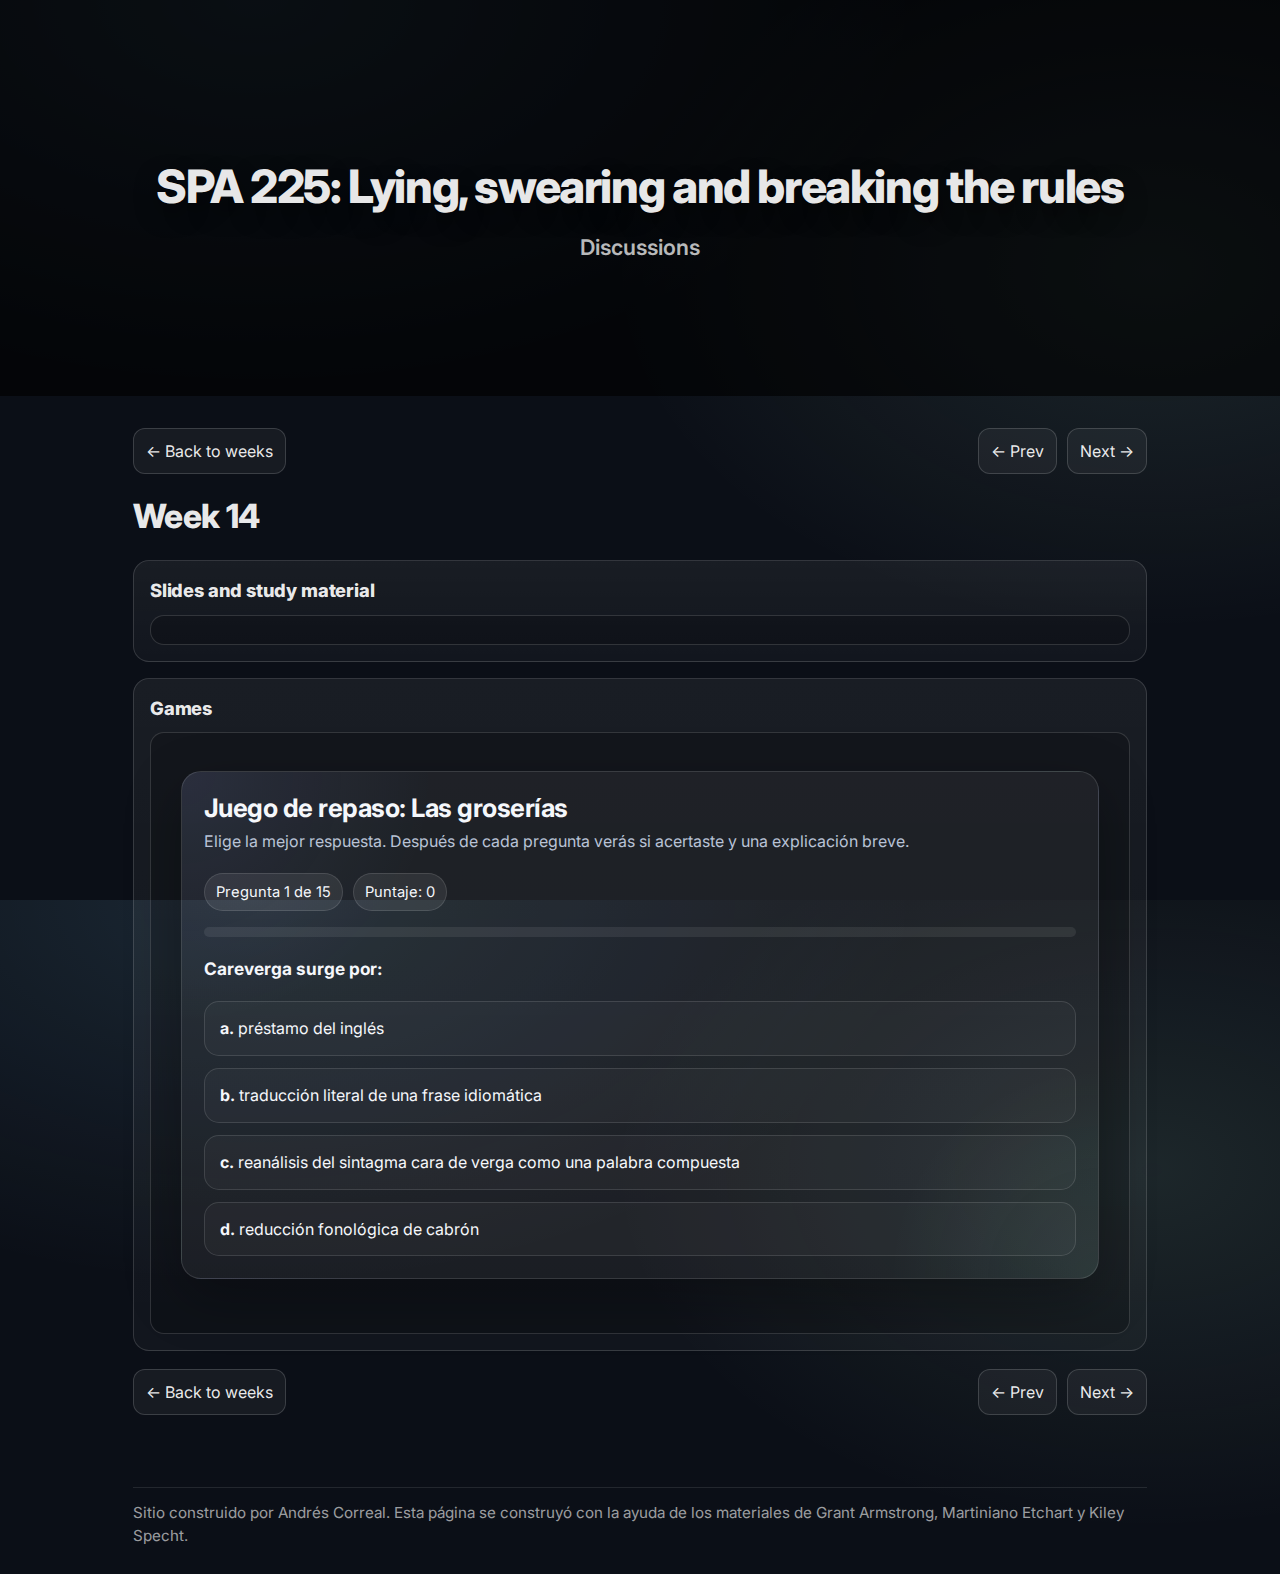
<file: weeks/week14.html>
<!doctype html>
<html lang="en">
  <head>
    <meta charset="UTF-8" />
    <meta name="viewport" content="width=device-width, initial-scale=1, viewport-fit=cover" />
    <title>SPA 225 — Week 14 (Discussions)</title>
    <meta name="description" content="SPA 225 Discussions — Week 14" />

    <link rel="preconnect" href="https://fonts.googleapis.com" />
    <link rel="preconnect" href="https://fonts.gstatic.com" crossorigin />
    <link href="https://fonts.googleapis.com/css2?family=Inter:wght@400;600;800&display=swap" rel="stylesheet" />

    <link rel="stylesheet" href="../style.css?v=3" />
  </head>

  <body>
    <a class="skip-link" href="#main">Skip to content</a>

    <header class="hero" role="banner">
      <div class="hero__inner">
        <h1 class="hero__title">SPA 225: Lying, swearing and breaking the rules</h1>
        <p class="hero__subtitle">Discussions</p>
      </div>
    </header>

    <main id="main" class="main" role="main">
      <nav class="page-nav" aria-label="Week navigation">
        <a class="nav-link" href="../index.html">← Back to weeks</a>

        <div class="nav-group" aria-label="Previous and next week">
          <a class="nav-link" href="./week13.html">← Prev</a>
          <a class="nav-link" href="./week15.html">Next →</a>
        </div>
      </nav>

      <header class="week-header">
        <h2 class="week-title">Week 14</h2>
        <!-- Optional: add dates here later -->
      </header>

      <section class="card" aria-labelledby="slides-title">
        <h3 id="slides-title" class="section-title">Slides and study material</h3>

        <div class="slides-embed" id="slides-week14" aria-label="Slides and materials container (Week 14)">
          <!-- START EDITABLE: SLIDES/STUDY MATERIAL -->
          <!-- Paste OneDrive embed iframe(s) and study content below -->

          <!-- NOTE (invisible to students):
               - Keep iframe width="100%" for responsive layout.
               - Use a meaningful iframe title for accessibility.
               - For external links, prefer: target="_blank" rel="noopener noreferrer".
          -->

          <!-- OneDrive placeholder: pega aquí tu link de embed -->
          <!--
          <iframe
            title="Week 14 slides (OneDrive)"
            src=""
            width="100%"
            height="520"
            frameborder="0"
            allowfullscreen
          ></iframe>
          -->

          <!-- END EDITABLE -->
        </div>
      </section>

      <section class="card" aria-labelledby="games-title">
        <h3 id="games-title" class="section-title">Games</h3>

        <section class="game-embed" id="game-week14" aria-label="Game embed area (Week 14)">
          <!-- START EDITABLE: GAMES -->
          <!-- Paste a full game block here (HTML + optional <style> + optional <script>) -->

          <!-- NOTE (invisible to students):
               - If your game includes CSS, namespace it inside #game-week14 or .game-embed
                 (example: #game-week14 .my-class { ... } ).
               - If your game includes JS, wrap it in an IIFE:
                 (() => { /* ... */ })();
               - Avoid touching global styles (body, html) inside your game.
          -->

          <!-- END EDITABLE -->














<section id="groserias-quiz-root"></section>

<style>
  #groserias-quiz-root,
  #groserias-quiz-root * {
    box-sizing: border-box;
  }

  #groserias-quiz-root {
    --gq-bg: transparent;
    --gq-surface: rgba(255,255,255,0.05);
    --gq-surface-2: rgba(255,255,255,0.08);
    --gq-border: rgba(255,255,255,0.12);
    --gq-text: #f5f7fb;
    --gq-muted: #b9c3d6;
    --gq-accent: #8ea2ff;
    --gq-accent-2: #92efd1;
    --gq-good: #8df0b8;
    --gq-bad: #ff9e9e;
    --gq-warn: #ffd37a;
    --gq-shadow: 0 18px 55px rgba(0,0,0,.28);
    --gq-radius: 20px;

    width: 100%;
    color: var(--gq-text);
    font-family: Inter, ui-sans-serif, system-ui, -apple-system, BlinkMacSystemFont, "Segoe UI", sans-serif;
  }

  #groserias-quiz-root .gq-wrap {
    width: 100%;
    max-width: 980px;
    margin: 0 auto;
    padding: 24px 16px 40px;
  }

  #groserias-quiz-root .gq-card {
    border: 1px solid var(--gq-border);
    background:
      radial-gradient(circle at top left, rgba(142,162,255,.10), transparent 24%),
      radial-gradient(circle at bottom right, rgba(146,239,209,.08), transparent 20%),
      var(--gq-surface);
    border-radius: var(--gq-radius);
    box-shadow: var(--gq-shadow);
    overflow: hidden;
  }

  #groserias-quiz-root .gq-inner {
    padding: 22px;
  }

  #groserias-quiz-root .gq-title {
    margin: 0 0 6px;
    font-size: clamp(1.4rem, 2vw, 2rem);
    line-height: 1.1;
    letter-spacing: -.02em;
  }

  #groserias-quiz-root .gq-subtitle {
    margin: 0 0 18px;
    color: var(--gq-muted);
    line-height: 1.65;
  }

  #groserias-quiz-root .gq-topbar {
    display: flex;
    flex-wrap: wrap;
    gap: 14px;
    align-items: center;
    justify-content: space-between;
    margin-bottom: 16px;
  }

  #groserias-quiz-root .gq-meta {
    display: flex;
    flex-wrap: wrap;
    gap: 10px;
    align-items: center;
  }

  #groserias-quiz-root .gq-pill {
    border: 1px solid var(--gq-border);
    background: var(--gq-surface-2);
    border-radius: 999px;
    padding: 7px 11px;
    font-size: .92rem;
    color: var(--gq-text);
  }

  #groserias-quiz-root .gq-progress {
    width: 100%;
    height: 10px;
    border-radius: 999px;
    background: rgba(255,255,255,.08);
    overflow: hidden;
    margin-bottom: 18px;
  }

  #groserias-quiz-root .gq-progress-bar {
    height: 100%;
    width: 0%;
    background: linear-gradient(90deg, var(--gq-accent), var(--gq-accent-2));
    transition: width .25s ease;
  }

  #groserias-quiz-root .gq-question {
    font-size: 1.08rem;
    line-height: 1.65;
    margin: 0 0 18px;
    font-weight: 700;
  }

  #groserias-quiz-root .gq-options {
    display: grid;
    gap: 12px;
  }

  #groserias-quiz-root .gq-option {
    width: 100%;
    text-align: left;
    border: 1px solid var(--gq-border);
    background: rgba(255,255,255,.03);
    color: var(--gq-text);
    border-radius: 15px;
    padding: 14px 15px;
    font: inherit;
    line-height: 1.55;
    cursor: pointer;
    transition: transform .16s ease, border-color .16s ease, background .16s ease;
  }

  #groserias-quiz-root .gq-option:hover:not(:disabled) {
    transform: translateY(-1px);
    border-color: var(--gq-accent);
    background: rgba(255,255,255,.06);
  }

  #groserias-quiz-root .gq-option:disabled {
    cursor: default;
    opacity: 1;
  }

  #groserias-quiz-root .gq-option.correct {
    border-color: rgba(141,240,184,.55);
    background: rgba(141,240,184,.12);
  }

  #groserias-quiz-root .gq-option.incorrect {
    border-color: rgba(255,158,158,.55);
    background: rgba(255,158,158,.12);
  }

  #groserias-quiz-root .gq-feedback {
    margin-top: 18px;
    padding: 16px;
    border-radius: 16px;
    border: 1px solid var(--gq-border);
    background: rgba(255,255,255,.04);
    display: none;
  }

  #groserias-quiz-root .gq-feedback.show {
    display: block;
  }

  #groserias-quiz-root .gq-result {
    font-weight: 800;
    margin: 0 0 8px;
  }

  #groserias-quiz-root .gq-result.good {
    color: var(--gq-good);
  }

  #groserias-quiz-root .gq-result.bad {
    color: var(--gq-bad);
  }

  #groserias-quiz-root .gq-explanation {
    margin: 0;
    color: var(--gq-text);
    line-height: 1.68;
  }

  #groserias-quiz-root .gq-actions {
    display: flex;
    gap: 10px;
    margin-top: 18px;
    flex-wrap: wrap;
  }

  #groserias-quiz-root .gq-btn {
    border: 1px solid var(--gq-border);
    background: var(--gq-surface-2);
    color: var(--gq-text);
    border-radius: 12px;
    padding: 11px 14px;
    font: inherit;
    font-weight: 700;
    cursor: pointer;
    transition: transform .16s ease, border-color .16s ease, background .16s ease;
  }

  #groserias-quiz-root .gq-btn:hover {
    transform: translateY(-1px);
    border-color: var(--gq-accent);
  }

  #groserias-quiz-root .gq-btn.primary {
    background: linear-gradient(135deg, var(--gq-accent), var(--gq-accent-2));
    color: #10131a;
    border-color: transparent;
  }

  #groserias-quiz-root .gq-end {
    display: none;
    text-align: center;
    padding: 8px 0 2px;
  }

  #groserias-quiz-root .gq-end.show {
    display: block;
  }

  #groserias-quiz-root .gq-score {
    font-size: clamp(1.8rem, 3vw, 2.6rem);
    font-weight: 900;
    margin: 4px 0 8px;
  }

  #groserias-quiz-root .gq-end p {
    margin: 0 0 16px;
    color: var(--gq-muted);
    line-height: 1.65;
  }

  @media (max-width: 680px) {
    #groserias-quiz-root .gq-inner {
      padding: 16px;
    }
  }
</style>

<script>
(() => {
  const root = document.getElementById("groserias-quiz-root");
  if (!root) return;

  const questions = [
    {
      question: "¿Qué hace que las groserías parezcan tener un estatus especial?",
      options: [
        "Su ortografía irregular únicamente",
        "Su estatus especial tanto en el cerebro como en una comunidad de hablantes",
        "Su falta total de variación dialectal",
        "Su imposibilidad de usarse metafóricamente"
      ],
      answer: 1,
      explanation: "Las groserías se tratan como expresiones con un estatus especial no solo socialmente, sino también en el cerebro."
    },
    {
      question: "Las groserías relacionadas con el sexo y las necesidades fisiológicas suelen asociarse sobre todo con:",
      options: [
        "nostalgia",
        "sorpresa neutral",
        "asco o repugnancia",
        "ternura"
      ],
      answer: 2,
      explanation: "Estas áreas suelen asociarse con emociones negativas, especialmente con el asco o la repugnancia."
    },
    {
      question: "La comprensión y producción de las groserías se relacionan con un procesamiento:",
      options: [
        "exclusivamente consciente y lento",
        "automático",
        "visual, pero no lingüístico",
        "idéntico al de cualquier palabra neutral"
      ],
      answer: 1,
      explanation: "Las groserías se relacionan con un procesamiento automático, no con un procesamiento completamente neutral."
    },
    {
      question: "¿Por qué palabras como bugger o bollocks no provocan necesariamente las mismas reacciones en hablantes del inglés americano?",
      options: [
        "Porque ya no existen en inglés británico",
        "Porque las groserías son convenciones locales",
        "Porque solo funcionan por escrito",
        "Porque siempre significan lo mismo que bitch"
      ],
      answer: 1,
      explanation: "El valor tabú de una palabra depende de las convenciones de una comunidad concreta. Por eso una grosería fuerte en una variedad puede no sentirse igual de fuerte en otra."
    },
    {
      question: "¿Qué tipo de expresiones llegan a caracterizar una variedad del español por su alta frecuencia?",
      options: [
        "Expresiones basadas en chingar y madre en el español mexicano",
        "Expresiones basadas en coño solo en el inglés americano",
        "Expresiones basadas en bollocks en todo el mundo hispano",
        "Expresiones sin variación regional"
      ],
      answer: 0,
      explanation: "Algunas variedades se reconocen por expresiones muy frecuentes; un ejemplo claro es el español mexicano con expresiones construidas a partir de chingar y madre."
    },
    {
      question: "¿Cuál de los siguientes grupos corresponde a palabras usadas en distintas variedades para hablar de la parte privada femenina?",
      options: [
        "pito, pija, polla, verga",
        "coño, panocha, chimba, cuca",
        "mierda, meada, pedo, leche",
        "cabrón, perra, zorra, moro"
      ],
      answer: 1,
      explanation: "Ese grupo corresponde a variantes para la parte privada femenina. La opción con pito, pija, polla y verga corresponde a la parte privada masculina."
    },
    {
      question: "¿Cuáles son las cuatro grandes fuentes del contenido literal de muchas groserías?",
      options: [
        "comida, clima, animales domésticos y deportes",
        "religión, sexo, necesidades fisiológicas y grupos marginados",
        "tecnología, política, medicina y transporte",
        "familia, ropa, escuela y música"
      ],
      answer: 1,
      explanation: "Muchas groserías se agrupan en torno a religión, sexo, necesidades fisiológicas y denigración de grupos marginados o minoritarios."
    },
    {
      question: "¿En qué fuente se clasifica hostia?",
      options: [
        "actos sexuales",
        "religión",
        "insultos sexistas",
        "efluvio corporal"
      ],
      answer: 1,
      explanation: "Hostia se clasifica en el campo de la religión."
    },
    {
      question: "¿En qué fuente se clasifican puto, marica y maricón?",
      options: [
        "insultos homofóbicos",
        "insultos racistas o étnicos",
        "productos relacionados con el sexo",
        "enfermedades"
      ],
      answer: 0,
      explanation: "Esas palabras se agrupan como insultos homofóbicos."
    },
    {
      question: "Una expresión idiomática es:",
      options: [
        "una palabra derivada con un sufijo aumentativo",
        "un sintagma cuyo significado no se calcula literalmente a partir de sus partes",
        "un adverbio que siempre modifica a un verbo",
        "una pregunta con una palabra interrogativa"
      ],
      answer: 1,
      explanation: "Una expresión idiomática funciona como una unidad especial de significado. Su sentido no es simplemente la suma literal de las palabras que la componen."
    },
    {
      question: "¿Cuál oración muestra una expresión grosera entre una palabra interrogativa y un verbo?",
      options: [
        "¿Quién alto llegó tarde?",
        "¿Cómo rápido lo lograron?",
        "¿Qué coño hiciste?",
        "¿Qué divertido hiciste?"
      ],
      answer: 2,
      explanation: "Ciertas expresiones groseras pueden aparecer en posiciones donde no suelen aparecer palabras neutrales. Qué coño hiciste es uno de esos casos."
    },
    {
      question: "¿Cuál oración muestra una grosería entre un pronombre de objeto y un verbo?",
      options: [
        "Me lentamente muero",
        "Te siempre amaré",
        "Me muero puto",
        "Te pinches amo"
      ],
      answer: 3,
      explanation: "Ese es un caso de comportamiento sintáctico excepcional: una grosería puede aparecer entre el pronombre clítico y el verbo, mientras que una palabra neutral no puede hacerlo ahí."
    },
    {
      question: "El sufijo -ón se usa productivamente para:",
      options: [
        "convertir bases verbales en palabras derivadas que suelen describir personas o eventos con atributos exageradamente positivos o negativos",
        "formar diminutivos afectivos",
        "marcar género femenino",
        "crear preguntas exclamativas"
      ],
      answer: 0,
      explanation: "El sufijo -ón forma palabras derivadas como jodón, mamón, chingón o follón."
    },
    {
      question: "¿Cuál de las siguientes es una palabra compuesta?",
      options: [
        "chingadazo",
        "putada",
        "comemierdas",
        "jodón"
      ],
      answer: 2,
      explanation: "Comemierdas es una palabra compuesta porque se forma con más de una base léxica. Las otras opciones son ejemplos de derivación."
    },
    {
      question: "Careverga surge por:",
      options: [
        "préstamo del inglés",
        "traducción literal de una frase idiomática",
        "reanálisis del sintagma cara de verga como una palabra compuesta",
        "reducción fonológica de cabrón"
      ],
      answer: 2,
      explanation: "Careverga se presenta como un caso en que un sintagma se reanaliza como una sola palabra compuesta."
    }
  ];

  function shuffle(arr) {
    const copy = [...arr];
    for (let i = copy.length - 1; i > 0; i--) {
      const j = Math.floor(Math.random() * (i + 1));
      [copy[i], copy[j]] = [copy[j], copy[i]];
    }
    return copy;
  }

  let gameQuestions = shuffle(questions);
  let current = 0;
  let score = 0;
  let locked = false;

  root.innerHTML = `
    <div class="gq-wrap">
      <div class="gq-card">
        <div class="gq-inner">
          <h2 class="gq-title">Juego de repaso: Las groserías</h2>
          <p class="gq-subtitle">
            Elige la mejor respuesta. Después de cada pregunta verás si acertaste y una explicación breve.
          </p>

          <div id="gq-game">
            <div class="gq-topbar">
              <div class="gq-meta">
                <span class="gq-pill" id="gq-count">Pregunta 1 de ${gameQuestions.length}</span>
                <span class="gq-pill" id="gq-score-live">Puntaje: 0</span>
              </div>
            </div>

            <div class="gq-progress">
              <div class="gq-progress-bar" id="gq-progress-bar"></div>
            </div>

            <p class="gq-question" id="gq-question"></p>
            <div class="gq-options" id="gq-options"></div>

            <div class="gq-feedback" id="gq-feedback">
              <p class="gq-result" id="gq-result"></p>
              <p class="gq-explanation" id="gq-explanation"></p>
              <div class="gq-actions">
                <button class="gq-btn primary" id="gq-next-btn">Siguiente</button>
              </div>
            </div>
          </div>

          <div class="gq-end" id="gq-end">
            <div class="gq-score" id="gq-final-score"></div>
            <p id="gq-final-text"></p>
            <div class="gq-actions" style="justify-content:center;">
              <button class="gq-btn primary" id="gq-restart-btn">Volver a jugar</button>
            </div>
          </div>
        </div>
      </div>
    </div>
  `;

  const questionEl = root.querySelector("#gq-question");
  const optionsEl = root.querySelector("#gq-options");
  const feedbackEl = root.querySelector("#gq-feedback");
  const resultEl = root.querySelector("#gq-result");
  const explanationEl = root.querySelector("#gq-explanation");
  const nextBtn = root.querySelector("#gq-next-btn");
  const countEl = root.querySelector("#gq-count");
  const scoreLiveEl = root.querySelector("#gq-score-live");
  const progressBarEl = root.querySelector("#gq-progress-bar");
  const endEl = root.querySelector("#gq-end");
  const gameEl = root.querySelector("#gq-game");
  const finalScoreEl = root.querySelector("#gq-final-score");
  const finalTextEl = root.querySelector("#gq-final-text");
  const restartBtn = root.querySelector("#gq-restart-btn");

  function updateProgress() {
    const pct = ((current) / gameQuestions.length) * 100;
    progressBarEl.style.width = `${pct}%`;
  }

  function renderQuestion() {
    locked = false;
    feedbackEl.classList.remove("show");
    const q = gameQuestions[current];

    countEl.textContent = `Pregunta ${current + 1} de ${gameQuestions.length}`;
    scoreLiveEl.textContent = `Puntaje: ${score}`;
    questionEl.textContent = q.question;
    updateProgress();

    optionsEl.innerHTML = "";
    q.options.forEach((option, index) => {
      const btn = document.createElement("button");
      btn.className = "gq-option";
      btn.type = "button";
      btn.innerHTML = `<strong>${String.fromCharCode(97 + index)}.</strong> ${option}`;
      btn.addEventListener("click", () => handleAnswer(index));
      optionsEl.appendChild(btn);
    });
  }

  function handleAnswer(selectedIndex) {
    if (locked) return;
    locked = true;

    const q = gameQuestions[current];
    const buttons = [...optionsEl.querySelectorAll(".gq-option")];

    buttons.forEach((btn, idx) => {
      btn.disabled = true;
      if (idx === q.answer) btn.classList.add("correct");
      if (idx === selectedIndex && idx !== q.answer) btn.classList.add("incorrect");
    });

    const isCorrect = selectedIndex === q.answer;
    if (isCorrect) score += 1;

    resultEl.textContent = isCorrect ? "Correcto" : "Incorrecto";
    resultEl.className = `gq-result ${isCorrect ? "good" : "bad"}`;
    explanationEl.textContent = q.explanation;
    scoreLiveEl.textContent = `Puntaje: ${score}`;
    feedbackEl.classList.add("show");
  }

  function showEnd() {
    gameEl.style.display = "none";
    endEl.classList.add("show");
    progressBarEl.style.width = "100%";

    finalScoreEl.textContent = `${score} / ${gameQuestions.length}`;

    let message = "";
    const ratio = score / gameQuestions.length;
    if (ratio === 1) {
      message = "Excelente. Contestaste todo correctamente.";
    } else if (ratio >= 0.8) {
      message = "Muy bien. Dominas la mayor parte del contenido.";
    } else if (ratio >= 0.6) {
      message = "Buen trabajo. Hay algunos puntos que conviene repasar.";
    } else {
      message = "Vale la pena repasar estos temas y volver a intentarlo.";
    }

    finalTextEl.textContent = message;
  }

  nextBtn.addEventListener("click", () => {
    current += 1;
    if (current >= gameQuestions.length) {
      showEnd();
    } else {
      renderQuestion();
    }
  });

  restartBtn.addEventListener("click", () => {
    gameQuestions = shuffle(questions);
    current = 0;
    score = 0;
    endEl.classList.remove("show");
    gameEl.style.display = "";
    renderQuestion();
  });

  renderQuestion();
})();
</script>








          
        </section>
      </section>

      <nav class="page-nav page-nav--bottom" aria-label="Week navigation (bottom)">
        <a class="nav-link" href="../index.html">← Back to weeks</a>

        <div class="nav-group" aria-label="Previous and next week (bottom)">
          <a class="nav-link" href="./week13.html">← Prev</a>
          <a class="nav-link" href="./week15.html">Next →</a>
        </div>
      </nav>
    </main>

    <footer class="footer" role="contentinfo">
      <p>
        Sitio construido por Andrés Correal. Esta página se construyó con la ayuda de los materiales de Grant Armstrong,
        Martiniano Etchart y Kiley Specht.
      </p>
    </footer>

    <script src="../week.js?v=3" defer></script>
  </body>
</html>
</file>
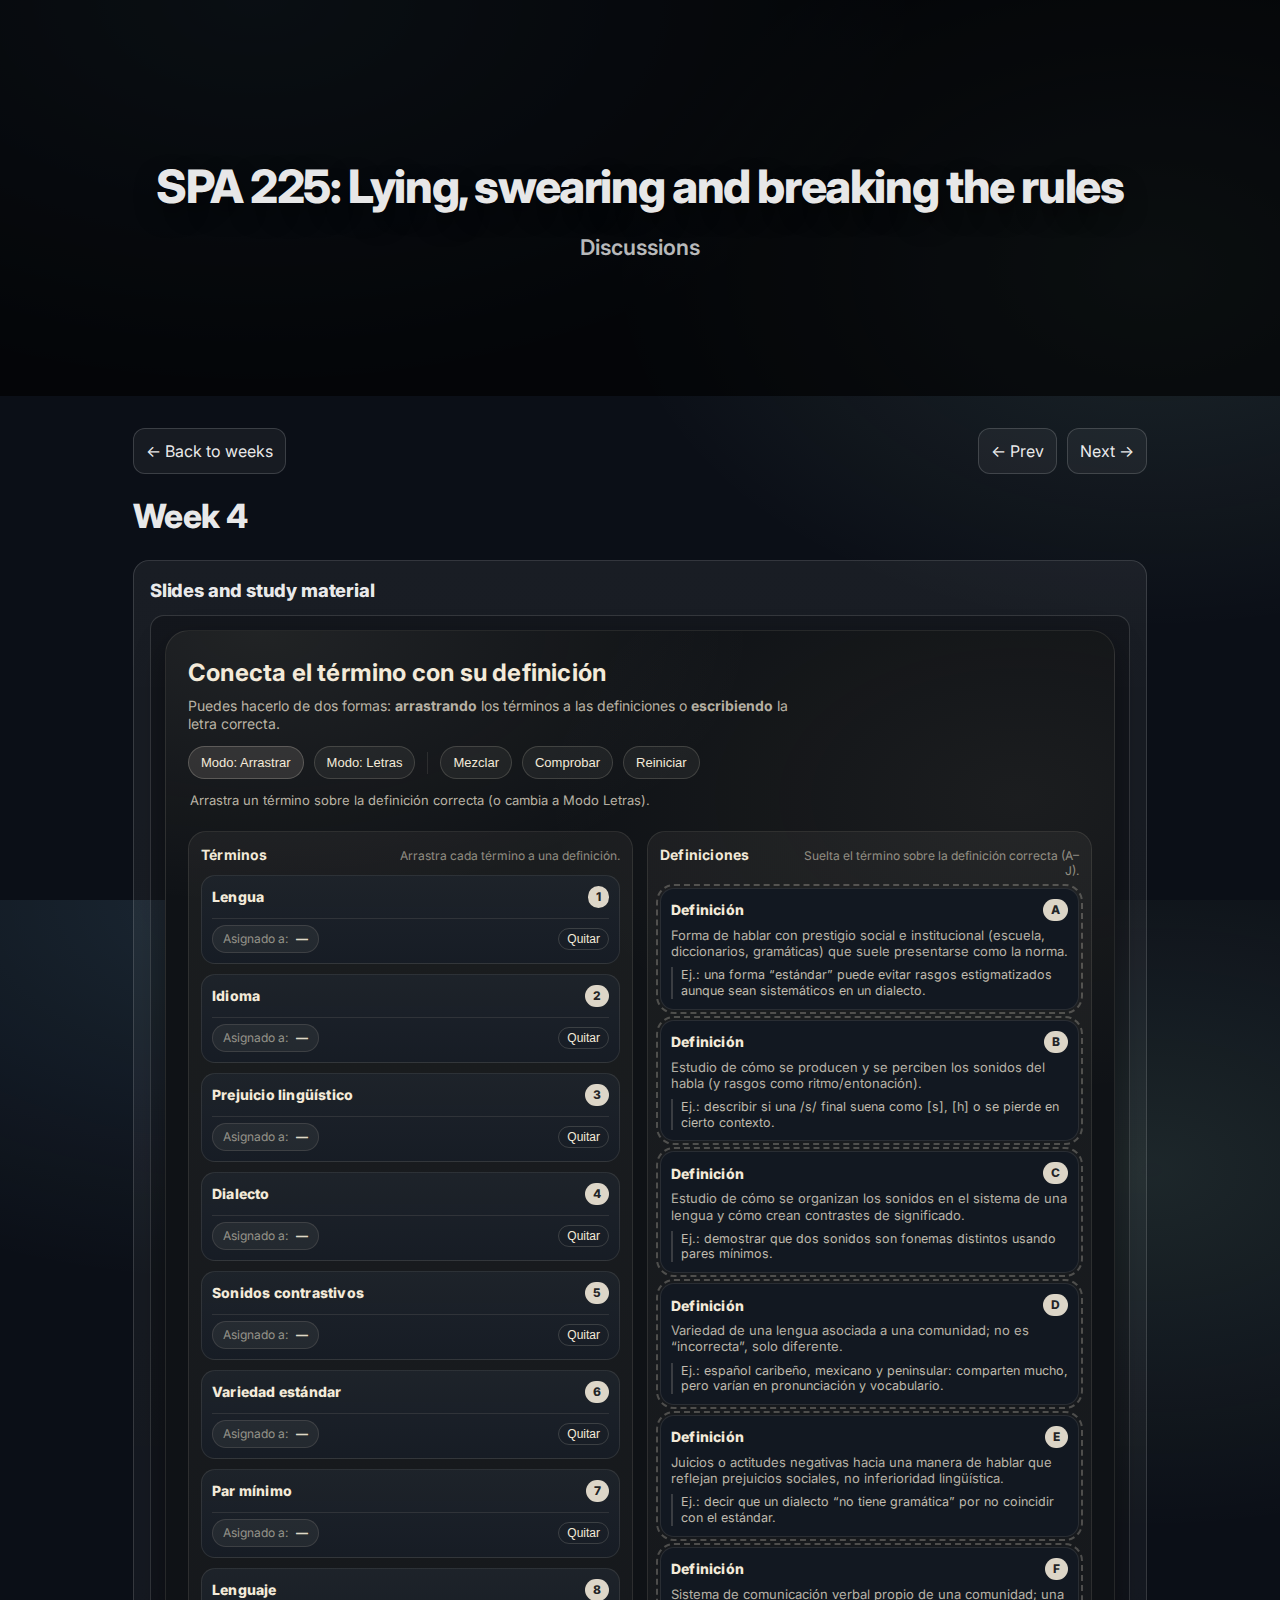
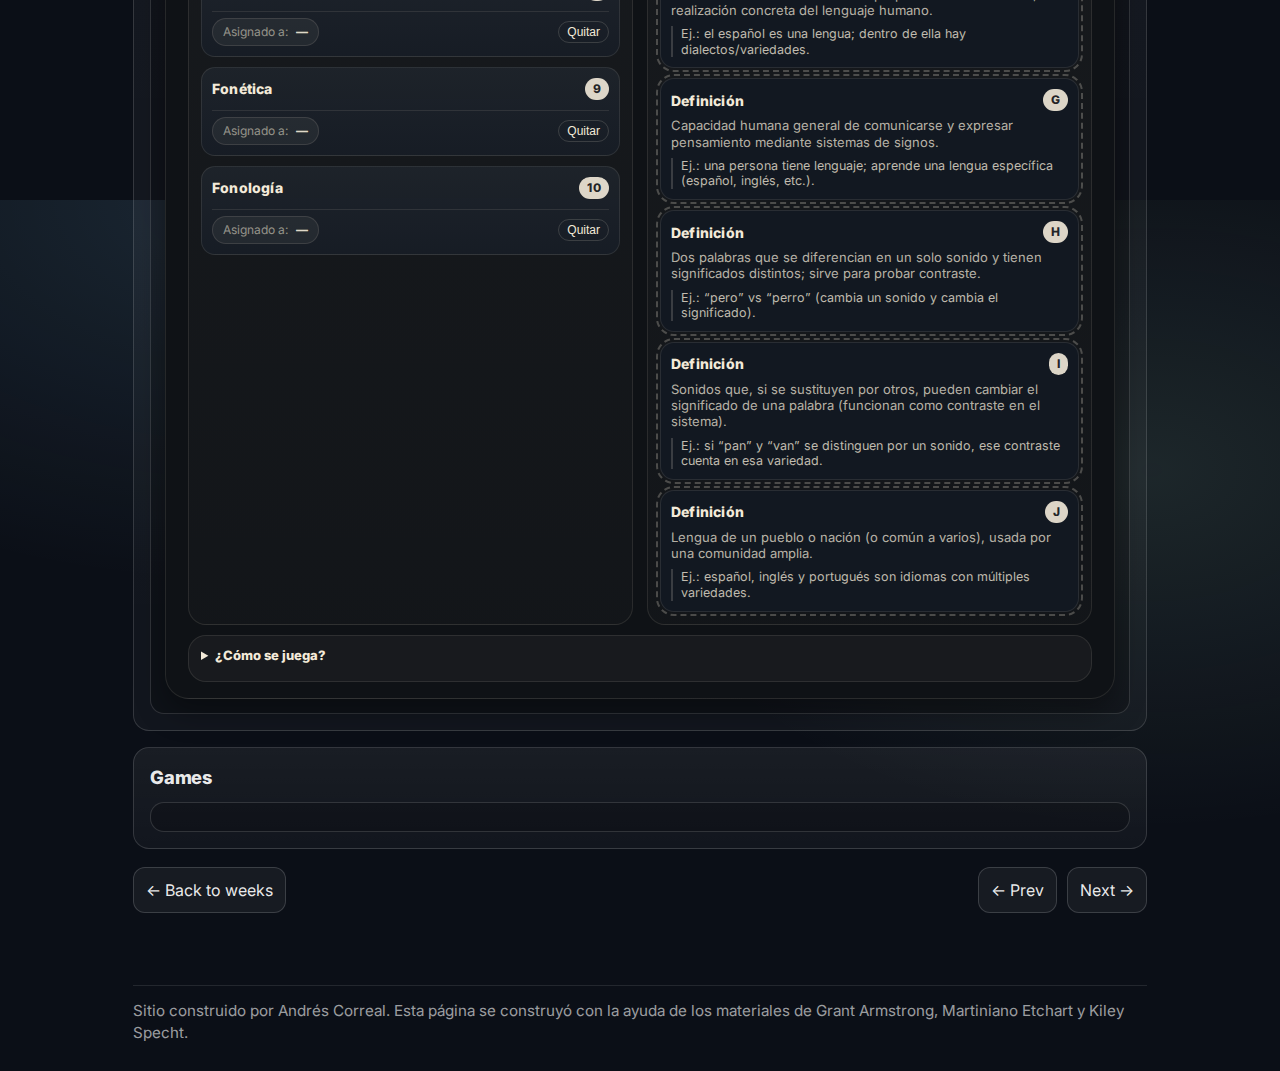
<file: weeks/week4.html>
<!doctype html>
<html lang="en">
  <head>
    <meta charset="UTF-8" />
    <meta name="viewport" content="width=device-width, initial-scale=1, viewport-fit=cover" />
    <title>SPA 225 — Week 4 (Discussions)</title>
    <meta name="description" content="SPA 225 Discussions — Week 4" />

    <link rel="preconnect" href="https://fonts.googleapis.com" />
    <link rel="preconnect" href="https://fonts.gstatic.com" crossorigin />
    <link href="https://fonts.googleapis.com/css2?family=Inter:wght@400;600;800&display=swap" rel="stylesheet" />

    <link rel="stylesheet" href="../style.css?v=3" />
  </head>

  <body>
    <a class="skip-link" href="#main">Skip to content</a>

    <header class="hero" role="banner">
      <div class="hero__inner">
        <h1 class="hero__title">SPA 225: Lying, swearing and breaking the rules</h1>
        <p class="hero__subtitle">Discussions</p>
      </div>
    </header>

    <main id="main" class="main" role="main">
      <nav class="page-nav" aria-label="Week navigation">
        <a class="nav-link" href="../index.html">← Back to weeks</a>

        <div class="nav-group" aria-label="Previous and next week">
          <a class="nav-link" href="./week3.html">← Prev</a>
          <a class="nav-link" href="./week5.html">Next →</a>
        </div>
      </nav>

      <header class="week-header">
        <h2 class="week-title">Week 4</h2>
        <!-- Optional: add dates here later -->
      </header>

      <section class="card" aria-labelledby="slides-title">
        <h3 id="slides-title" class="section-title">Slides and study material</h3>

        <div class="slides-embed" id="slides-week4" aria-label="Slides and materials container (Week 4)">
          <!-- START EDITABLE: SLIDES/STUDY MATERIAL -->
          <!-- Paste OneDrive embed iframe(s) and study content below -->

          <!-- NOTE (invisible to students):
               - Keep iframe width="100%" for responsive layout.
               - Use a meaningful iframe title for accessibility.
               - For external links, prefer: target="_blank" rel="noopener noreferrer".
          -->

          <!-- OneDrive placeholder: pega aquí tu link de embed -->
          <!--
          <iframe
            title="Week 4 slides (OneDrive)"
            src=""
            width="100%"
            height="520"
            frameborder="0"
            allowfullscreen
          ></iframe>
          -->

          <!-- END EDITABLE -->


<section id="vocab-match">
  <div class="vm-wrap" role="region" aria-label="Juego: conectar palabra con definición">
    <header class="vm-head">
      <h2 class="vm-title">Conecta el término con su definición</h2>
      <p class="vm-subtitle">
        Puedes hacerlo de dos formas: <strong>arrastrando</strong> los términos a las definiciones o
        <strong>escribiendo</strong> la letra correcta.
      </p>

      <div class="vm-controls" role="group" aria-label="Controles del juego">
        <button class="vm-btn vm-btn-primary" data-mode="drag" aria-label="Modo arrastrar">Modo: Arrastrar</button>
        <button class="vm-btn" data-mode="codes" aria-label="Modo letras">Modo: Letras</button>
        <span class="vm-sep" aria-hidden="true"></span>
        <button class="vm-btn" data-action="shuffle" aria-label="Mezclar">Mezclar</button>
        <button class="vm-btn" data-action="check" aria-label="Comprobar">Comprobar</button>
        <button class="vm-btn" data-action="reset" aria-label="Reiniciar">Reiniciar</button>
      </div>

      <div class="vm-status" aria-live="polite"></div>
    </header>

    <div class="vm-board" aria-label="Tablero de emparejamiento">
      <div class="vm-col">
        <div class="vm-colhead">
          <span class="vm-coltitle">Términos</span>
          <span class="vm-colhint" id="vmHintLeft">Arrastra cada término a una definición.</span>
        </div>
        <ul class="vm-list" id="vmTerms" aria-label="Lista de términos"></ul>
      </div>

      <div class="vm-col">
        <div class="vm-colhead">
          <span class="vm-coltitle">Definiciones</span>
          <span class="vm-colhint" id="vmHintRight">Cada definición tiene una letra (A, B, C...).</span>
        </div>
        <ul class="vm-list" id="vmDefs" aria-label="Lista de definiciones"></ul>
      </div>
    </div>

    <footer class="vm-footer">
      <details class="vm-help">
        <summary>¿Cómo se juega?</summary>
        <ul>
          <li><strong>Modo Arrastrar:</strong> toma un término y suéltalo sobre la definición correcta.</li>
          <li><strong>Modo Letras:</strong> escribe la letra (A–J) de la definición correcta al lado del término.</li>
          <li>Luego presiona <strong>Comprobar</strong>.</li>
        </ul>
      </details>
    </footer>
  </div>

  <style>
    /* ===== Scoped CSS: #vocab-match ===== */
    #vocab-match {
      --vm-bg: #0f1216;
      --vm-panel: #151a21;
      --vm-card: #121821;
      --vm-card2: #10161f;
      --vm-ink: #f3ead9;       /* crema */
      --vm-muted: rgba(243, 234, 217, 0.74);
      --vm-faint: rgba(243, 234, 217, 0.55);
      --vm-border: rgba(243, 234, 217, 0.16);
      --vm-border2: rgba(243, 234, 217, 0.10);
      --vm-shadow: 0 12px 30px rgba(0,0,0,0.35);
      --vm-radius: 18px;
      --vm-radius2: 14px;
      --vm-good: rgba(78, 210, 146, 0.22);
      --vm-bad: rgba(255, 110, 110, 0.18);
      --vm-focus: rgba(120, 180, 255, 0.35);
      --vm-accent: rgba(243, 234, 217, 0.92);
      --vm-accent2: rgba(225, 204, 170, 0.85);
      font-family: Inter, system-ui, -apple-system, Segoe UI, Roboto, Arial, sans-serif;
      color: var(--vm-ink);
    }

    #vocab-match .vm-wrap {
      background: radial-gradient(900px 500px at 10% 0%, rgba(243,234,217,0.08), transparent 55%),
                  radial-gradient(800px 500px at 90% 10%, rgba(225,204,170,0.06), transparent 60%),
                  var(--vm-bg);
      border: 1px solid var(--vm-border2);
      border-radius: 24px;
      padding: 18px 16px 14px;
      box-shadow: var(--vm-shadow);
      overflow: hidden;
    }

    #vocab-match .vm-head {
      padding: 6px 6px 12px;
    }

    #vocab-match .vm-title {
      margin: 0 0 6px;
      font-size: clamp(18px, 2.1vw, 24px);
      letter-spacing: 0.2px;
    }

    #vocab-match .vm-subtitle {
      margin: 0 0 12px;
      color: var(--vm-muted);
      line-height: 1.35;
      max-width: 70ch;
      font-size: 14px;
    }

    #vocab-match .vm-controls {
      display: flex;
      flex-wrap: wrap;
      gap: 10px;
      align-items: center;
      margin-bottom: 10px;
    }

    #vocab-match .vm-btn {
      background: rgba(243,234,217,0.06);
      color: var(--vm-ink);
      border: 1px solid var(--vm-border);
      border-radius: 999px;
      padding: 8px 12px;
      font-size: 13px;
      cursor: pointer;
      transition: transform 120ms ease, background 120ms ease, border-color 120ms ease;
      user-select: none;
    }
    #vocab-match .vm-btn:hover {
      background: rgba(243,234,217,0.10);
      transform: translateY(-1px);
    }
    #vocab-match .vm-btn:active { transform: translateY(0px); }
    #vocab-match .vm-btn:focus-visible {
      outline: none;
      box-shadow: 0 0 0 3px var(--vm-focus);
    }

    #vocab-match .vm-btn-primary {
      background: rgba(243,234,217,0.12);
      border-color: rgba(243,234,217,0.22);
    }

    #vocab-match .vm-sep {
      flex: 0 0 1px;
      height: 22px;
      background: var(--vm-border2);
      margin: 0 2px;
    }

    #vocab-match .vm-status {
      min-height: 20px;
      color: var(--vm-muted);
      font-size: 13px;
      padding: 2px 2px 0;
    }

    #vocab-match .vm-board {
      display: grid;
      grid-template-columns: 1fr 1fr;
      gap: 14px;
      padding: 8px 6px 10px;
    }

    #vocab-match .vm-col {
      background: linear-gradient(180deg, rgba(243,234,217,0.05), rgba(243,234,217,0.02));
      border: 1px solid var(--vm-border2);
      border-radius: var(--vm-radius);
      padding: 12px;
      min-height: 260px;
    }

    #vocab-match .vm-colhead {
      display: flex;
      align-items: baseline;
      justify-content: space-between;
      gap: 12px;
      margin-bottom: 10px;
    }

    #vocab-match .vm-coltitle {
      font-weight: 700;
      letter-spacing: 0.2px;
      font-size: 14px;
    }

    #vocab-match .vm-colhint {
      color: var(--vm-faint);
      font-size: 12px;
      line-height: 1.25;
      text-align: right;
      max-width: 36ch;
    }

    #vocab-match .vm-list {
      list-style: none;
      padding: 0;
      margin: 0;
      display: grid;
      gap: 10px;
    }

    #vocab-match .vm-item {
      background: var(--vm-card);
      border: 1px solid var(--vm-border2);
      border-radius: var(--vm-radius2);
      padding: 10px 10px;
      display: grid;
      gap: 6px;
    }

    #vocab-match .vm-item[data-kind="term"] {
      background: linear-gradient(180deg, rgba(243,234,217,0.06), rgba(243,234,217,0.03)), var(--vm-card2);
      cursor: grab;
    }
    #vocab-match .vm-item[data-kind="term"].vm-dragging {
      opacity: 0.55;
      transform: scale(0.99);
    }

    #vocab-match .vm-item[data-kind="def"].vm-dropzone {
      outline: 2px dashed rgba(243,234,217,0.25);
      outline-offset: 2px;
    }
    #vocab-match .vm-item[data-kind="def"].vm-over {
      outline-color: rgba(120,180,255,0.65);
      background: rgba(120,180,255,0.10);
    }

    #vocab-match .vm-rowtop {
      display: flex;
      align-items: center;
      justify-content: space-between;
      gap: 10px;
    }

    #vocab-match .vm-term {
      font-weight: 800;
      letter-spacing: 0.2px;
      font-size: 14px;
    }

    #vocab-match .vm-tag {
      font-size: 12px;
      color: rgba(15,18,22,0.92);
      background: rgba(243,234,217,0.90);
      border-radius: 999px;
      padding: 2px 8px;
      flex: 0 0 auto;
      letter-spacing: 0.4px;
      font-weight: 800;
    }

    #vocab-match .vm-deftext {
      color: var(--vm-muted);
      font-size: 13px;
      line-height: 1.25;
    }

    #vocab-match .vm-example {
      color: rgba(243,234,217,0.78);
      font-size: 12.5px;
      line-height: 1.25;
      border-left: 2px solid rgba(243,234,217,0.18);
      padding-left: 8px;
      margin-top: 2px;
    }

    #vocab-match .vm-assign {
      display: flex;
      align-items: center;
      justify-content: space-between;
      gap: 8px;
      margin-top: 4px;
      padding-top: 6px;
      border-top: 1px solid rgba(243,234,217,0.10);
      color: var(--vm-faint);
      font-size: 12px;
    }

    #vocab-match .vm-pill {
      display: inline-flex;
      align-items: center;
      gap: 8px;
      background: rgba(243,234,217,0.06);
      border: 1px solid rgba(243,234,217,0.12);
      border-radius: 999px;
      padding: 4px 10px;
      max-width: 100%;
    }
    #vocab-match .vm-pill strong {
      color: var(--vm-accent);
      font-weight: 800;
    }

    #vocab-match .vm-clear {
      border: 1px solid rgba(243,234,217,0.16);
      background: transparent;
      color: var(--vm-ink);
      border-radius: 999px;
      padding: 3px 8px;
      font-size: 12px;
      cursor: pointer;
    }
    #vocab-match .vm-clear:hover { background: rgba(243,234,217,0.08); }
    #vocab-match .vm-clear:focus-visible {
      outline: none;
      box-shadow: 0 0 0 3px var(--vm-focus);
    }

    #vocab-match .vm-inputrow {
      display: flex;
      align-items: center;
      justify-content: space-between;
      gap: 8px;
      margin-top: 6px;
      padding-top: 6px;
      border-top: 1px solid rgba(243,234,217,0.10);
    }

    #vocab-match input.vm-code {
      width: 56px;
      padding: 6px 8px;
      background: rgba(0,0,0,0.25);
      border: 1px solid rgba(243,234,217,0.18);
      color: var(--vm-ink);
      border-radius: 10px;
      font-weight: 800;
      text-transform: uppercase;
      letter-spacing: 0.6px;
      font-size: 13px;
    }
    #vocab-match input.vm-code:focus-visible {
      outline: none;
      box-shadow: 0 0 0 3px var(--vm-focus);
      border-color: rgba(120,180,255,0.55);
    }
    #vocab-match .vm-codehint {
      color: var(--vm-faint);
      font-size: 12px;
      line-height: 1.25;
      flex: 1 1 auto;
    }

    #vocab-match .vm-item.vm-correct {
      background: linear-gradient(180deg, var(--vm-good), rgba(0,0,0,0)), var(--vm-card);
      border-color: rgba(78, 210, 146, 0.35);
    }
    #vocab-match .vm-item.vm-wrong {
      background: linear-gradient(180deg, var(--vm-bad), rgba(0,0,0,0)), var(--vm-card);
      border-color: rgba(255, 110, 110, 0.30);
    }

    #vocab-match .vm-footer {
      padding: 0 6px 2px;
    }

    #vocab-match .vm-help {
      background: rgba(243,234,217,0.04);
      border: 1px solid rgba(243,234,217,0.10);
      border-radius: var(--vm-radius);
      padding: 10px 12px;
      color: var(--vm-muted);
      font-size: 13px;
    }
    #vocab-match .vm-help summary {
      cursor: pointer;
      font-weight: 800;
      color: var(--vm-ink);
      margin-bottom: 6px;
      outline: none;
    }
    #vocab-match .vm-help ul {
      margin: 8px 0 0;
      padding-left: 18px;
      display: grid;
      gap: 6px;
    }

    /* Responsive */
    @media (max-width: 880px) {
      #vocab-match .vm-board { grid-template-columns: 1fr; }
      #vocab-match .vm-colhint { text-align: left; }
    }
  </style>

  <script>
    (() => {
      const root = document.querySelector("#vocab-match");
      if (!root) return;

      const termsEl = root.querySelector("#vmTerms");
      const defsEl = root.querySelector("#vmDefs");
      const statusEl = root.querySelector(".vm-status");
      const hintLeft = root.querySelector("#vmHintLeft");
      const hintRight = root.querySelector("#vmHintRight");

      const DATA = [
        {
          id: "contr",
          term: "Sonidos contrastivos",
          def: "Sonidos que, si se sustituyen por otros, pueden cambiar el significado de una palabra (funcionan como contraste en el sistema).",
          ex: "Ej.: si “pan” y “van” se distinguen por un sonido, ese contraste cuenta en esa variedad."
        },
        {
          id: "dial",
          term: "Dialecto",
          def: "Variedad de una lengua asociada a una comunidad; no es “incorrecta”, solo diferente.",
          ex: "Ej.: español caribeño, mexicano y peninsular: comparten mucho, pero varían en pronunciación y vocabulario."
        },
        {
          id: "std",
          term: "Variedad estándar",
          def: "Forma de hablar con prestigio social e institucional (escuela, diccionarios, gramáticas) que suele presentarse como la norma.",
          ex: "Ej.: una forma “estándar” puede evitar rasgos estigmatizados aunque sean sistemáticos en un dialecto."
        },
        {
          id: "fonet",
          term: "Fonética",
          def: "Estudio de cómo se producen y se perciben los sonidos del habla (y rasgos como ritmo/entonación).",
          ex: "Ej.: describir si una /s/ final suena como [s], [h] o se pierde en cierto contexto."
        },
        {
          id: "fonol",
          term: "Fonología",
          def: "Estudio de cómo se organizan los sonidos en el sistema de una lengua y cómo crean contrastes de significado.",
          ex: "Ej.: demostrar que dos sonidos son fonemas distintos usando pares mínimos."
        },
        {
          id: "idiom",
          term: "Idioma",
          def: "Lengua de un pueblo o nación (o común a varios), usada por una comunidad amplia.",
          ex: "Ej.: español, inglés y portugués son idiomas con múltiples variedades."
        },
        {
          id: "lengua",
          term: "Lengua",
          def: "Sistema de comunicación verbal propio de una comunidad; una realización concreta del lenguaje humano.",
          ex: "Ej.: el español es una lengua; dentro de ella hay dialectos/variedades."
        },
        {
          id: "lenguaj",
          term: "Lenguaje",
          def: "Capacidad humana general de comunicarse y expresar pensamiento mediante sistemas de signos.",
          ex: "Ej.: una persona tiene lenguaje; aprende una lengua específica (español, inglés, etc.)."
        },
        {
          id: "minpar",
          term: "Par mínimo",
          def: "Dos palabras que se diferencian en un solo sonido y tienen significados distintos; sirve para probar contraste.",
          ex: "Ej.: “pero” vs “perro” (cambia un sonido y cambia el significado)."
        },
        {
          id: "prej",
          term: "Prejuicio lingüístico",
          def: "Juicios o actitudes negativas hacia una manera de hablar que reflejan prejuicios sociales, no inferioridad lingüística.",
          ex: "Ej.: decir que un dialecto “no tiene gramática” por no coincidir con el estándar."
        }
      ];

      const LETTERS = "ABCDEFGHIJ".split("");

      const state = {
        mode: "drag",               // "drag" | "codes"
        orderTerms: [],
        orderDefs: [],
        // mapping: termId -> defId (drag mode)
        mapping: new Map(),
        // codes: termId -> letter (codes mode)
        codes: new Map(),
      };

      function shuffle(arr) {
        const a = arr.slice();
        for (let i = a.length - 1; i > 0; i--) {
          const j = Math.floor(Math.random() * (i + 1));
          [a[i], a[j]] = [a[j], a[i]];
        }
        return a;
      }

      function setStatus(msg) {
        statusEl.textContent = msg || "";
      }

      function clearFeedback() {
        root.querySelectorAll(".vm-item").forEach(el => {
          el.classList.remove("vm-correct", "vm-wrong");
        });
      }

      function render() {
        clearFeedback();

        // hints by mode
        if (state.mode === "drag") {
          hintLeft.textContent = "Arrastra cada término a una definición.";
          hintRight.textContent = "Suelta el término sobre la definición correcta (A–J).";
        } else {
          hintLeft.textContent = "Escribe la letra (A–J) de la definición correcta.";
          hintRight.textContent = "Usa las letras (A–J) para identificar cada definición.";
        }

        // Render terms
        termsEl.innerHTML = "";
        state.orderTerms.forEach((id, idx) => {
          const item = DATA.find(x => x.id === id);
          const li = document.createElement("li");
          li.className = "vm-item";
          li.dataset.kind = "term";
          li.dataset.termId = item.id;

          const top = document.createElement("div");
          top.className = "vm-rowtop";
          const term = document.createElement("div");
          term.className = "vm-term";
          term.textContent = item.term;

          const badge = document.createElement("span");
          badge.className = "vm-tag";
          badge.textContent = String(idx + 1);

          top.appendChild(term);
          top.appendChild(badge);

          li.appendChild(top);

          if (state.mode === "drag") {
            li.setAttribute("draggable", "true");
            const defId = state.mapping.get(item.id);
            const assign = document.createElement("div");
            assign.className = "vm-assign";
            const pill = document.createElement("span");
            pill.className = "vm-pill";
            if (defId) {
              const defIndex = state.orderDefs.indexOf(defId);
              const letter = LETTERS[defIndex] || "?";
              const defObj = DATA.find(x => x.id === defId);
              pill.innerHTML = `Asignado a: <strong>${letter}</strong> <span style="color: rgba(243,234,217,0.72);">(${defObj ? defObj.term : "—"})</span>`;
            } else {
              pill.innerHTML = `Asignado a: <strong>—</strong>`;
            }

            const clearBtn = document.createElement("button");
            clearBtn.className = "vm-clear";
            clearBtn.type = "button";
            clearBtn.textContent = "Quitar";
            clearBtn.setAttribute("aria-label", `Quitar asignación de ${item.term}`);
            clearBtn.disabled = !defId;
            clearBtn.addEventListener("click", () => {
              state.mapping.delete(item.id);
              render();
              setStatus("Asignación quitada.");
            });

            assign.appendChild(pill);
            assign.appendChild(clearBtn);
            li.appendChild(assign);
          } else {
            const row = document.createElement("div");
            row.className = "vm-inputrow";

            const hint = document.createElement("div");
            hint.className = "vm-codehint";
            hint.textContent = "Letra:";

            const input = document.createElement("input");
            input.className = "vm-code";
            input.type = "text";
            input.maxLength = 1;
            input.inputMode = "text";
            input.autocomplete = "off";
            input.spellcheck = false;
            input.setAttribute("aria-label", `Letra para ${item.term} (A a J)`);

            const existing = state.codes.get(item.id);
            if (existing) input.value = existing;

            input.addEventListener("input", () => {
              const v = (input.value || "").toUpperCase().replace(/[^A-J]/g, "");
              input.value = v;
              if (v) state.codes.set(item.id, v);
              else state.codes.delete(item.id);
            });

            row.appendChild(hint);
            row.appendChild(input);
            li.appendChild(row);
          }

          termsEl.appendChild(li);
        });

        // Render definitions
        defsEl.innerHTML = "";
        state.orderDefs.forEach((id, idx) => {
          const item = DATA.find(x => x.id === id);
          const li = document.createElement("li");
          li.className = "vm-item";
          li.dataset.kind = "def";
          li.dataset.defId = item.id;

          const top = document.createElement("div");
          top.className = "vm-rowtop";

          const letter = document.createElement("span");
          letter.className = "vm-tag";
          letter.textContent = LETTERS[idx];

          const title = document.createElement("div");
          title.className = "vm-term";
          title.textContent = "Definición";

          top.appendChild(title);
          top.appendChild(letter);

          const def = document.createElement("div");
          def.className = "vm-deftext";
          def.textContent = item.def;

          const ex = document.createElement("div");
          ex.className = "vm-example";
          ex.textContent = item.ex;

          li.appendChild(top);
          li.appendChild(def);
          li.appendChild(ex);

          if (state.mode === "drag") {
            li.classList.add("vm-dropzone");
            li.addEventListener("dragenter", (e) => {
              e.preventDefault();
              li.classList.add("vm-over");
            });
            li.addEventListener("dragover", (e) => {
              e.preventDefault();
              li.classList.add("vm-over");
              e.dataTransfer.dropEffect = "move";
            });
            li.addEventListener("dragleave", () => li.classList.remove("vm-over"));
            li.addEventListener("drop", (e) => {
              e.preventDefault();
              li.classList.remove("vm-over");
              const termId = e.dataTransfer.getData("text/vm-term-id");
              if (!termId) return;

              // Ensure one-to-one: remove any previous mapping to this def
              for (const [tId, dId] of state.mapping.entries()) {
                if (dId === item.id) state.mapping.delete(tId);
              }
              state.mapping.set(termId, item.id);

              render();
              const tObj = DATA.find(x => x.id === termId);
              setStatus(`Asignaste “${tObj ? tObj.term : termId}” a la definición ${LETTERS[idx]}.`);
            });
          }

          defsEl.appendChild(li);
        });
      }

      function initOrders() {
        const ids = DATA.map(x => x.id);
        state.orderTerms = shuffle(ids);
        state.orderDefs = shuffle(ids);
      }

      function setMode(mode) {
        state.mode = mode;
        clearFeedback();
        render();

        const btnDrag = root.querySelector('[data-mode="drag"]');
        const btnCodes = root.querySelector('[data-mode="codes"]');

        if (mode === "drag") {
          btnDrag.classList.add("vm-btn-primary");
          btnCodes.classList.remove("vm-btn-primary");
          setStatus("Modo Arrastrar activo.");
        } else {
          btnCodes.classList.add("vm-btn-primary");
          btnDrag.classList.remove("vm-btn-primary");
          setStatus("Modo Letras activo.");
        }
      }

      function checkAnswers() {
        clearFeedback();

        let correct = 0;
        let answered = 0;

        if (state.mode === "drag") {
          // Evaluate mapping termId -> defId
          state.orderTerms.forEach((termId) => {
            const assigned = state.mapping.get(termId);
            const termEl = root.querySelector(`.vm-item[data-kind="term"][data-term-id="${termId}"]`);
            if (!termEl) return;

            if (assigned) {
              answered++;
              if (assigned === termId) {
                correct++;
                termEl.classList.add("vm-correct");
              } else {
                termEl.classList.add("vm-wrong");
              }
            } else {
              termEl.classList.add("vm-wrong");
            }
          });

          // Also color definitions based on whether correct term is assigned to them
          state.orderDefs.forEach((defId) => {
            const defEl = root.querySelector(`.vm-item[data-kind="def"][data-def-id="${defId}"]`);
            if (!defEl) return;
            // find which term is mapped to this def
            let mappedTerm = null;
            for (const [tId, dId] of state.mapping.entries()) {
              if (dId === defId) { mappedTerm = tId; break; }
            }
            if (!mappedTerm) defEl.classList.add("vm-wrong");
            else if (mappedTerm === defId) defEl.classList.add("vm-correct");
            else defEl.classList.add("vm-wrong");
          });

          setStatus(`Resultado: ${correct}/${DATA.length} correctas. (${answered} asignadas)`);
        } else {
          // Letters mode: termId -> letter, letter -> defId via orderDefs
          const letterToDefId = new Map();
          state.orderDefs.forEach((defId, idx) => letterToDefId.set(LETTERS[idx], defId));

          state.orderTerms.forEach((termId) => {
            const input = root.querySelector(`.vm-item[data-kind="term"][data-term-id="${termId}"] input.vm-code`);
            const termEl = root.querySelector(`.vm-item[data-kind="term"][data-term-id="${termId}"]`);
            if (!termEl) return;

            const v = (input && input.value ? input.value.toUpperCase() : "").trim();
            if (v) answered++;

            const chosenDef = v ? letterToDefId.get(v) : null;

            if (chosenDef && chosenDef === termId) {
              correct++;
              termEl.classList.add("vm-correct");
            } else {
              termEl.classList.add("vm-wrong");
            }
          });

          // Color defs based on whether their letter was used correctly by the matching term
          state.orderDefs.forEach((defId) => {
            const defEl = root.querySelector(`.vm-item[data-kind="def"][data-def-id="${defId}"]`);
            if (!defEl) return;

            // find the term that should match this defId (same id)
            const termId = defId;

            // get user input for that term
            const input = root.querySelector(`.vm-item[data-kind="term"][data-term-id="${termId}"] input.vm-code`);
            const v = (input && input.value ? input.value.toUpperCase() : "").trim();
            const correctLetter = LETTERS[state.orderDefs.indexOf(defId)];
            if (v && v === correctLetter) defEl.classList.add("vm-correct");
            else defEl.classList.add("vm-wrong");
          });

          setStatus(`Resultado: ${correct}/${DATA.length} correctas. (${answered} respondidas)`);
        }
      }

      function resetGame() {
        state.mapping.clear();
        state.codes.clear();
        clearFeedback();
        render();
        setStatus("Reiniciado.");
      }

      function shuffleAll() {
        initOrders();
        state.mapping.clear();
        state.codes.clear();
        clearFeedback();
        render();
        setStatus("Mezclado.");
      }

      // Drag handlers for term cards
      function attachTermDragHandlers() {
        termsEl.addEventListener("dragstart", (e) => {
          const li = e.target.closest(".vm-item[data-kind='term']");
          if (!li || state.mode !== "drag") return;
          const termId = li.dataset.termId;
          li.classList.add("vm-dragging");
          e.dataTransfer.setData("text/vm-term-id", termId);
          e.dataTransfer.effectAllowed = "move";
        });
        termsEl.addEventListener("dragend", (e) => {
          const li = e.target.closest(".vm-item[data-kind='term']");
          if (!li) return;
          li.classList.remove("vm-dragging");
        });
      }

      // Buttons
      root.addEventListener("click", (e) => {
        const btn = e.target.closest("button");
        if (!btn) return;

        const mode = btn.getAttribute("data-mode");
        if (mode) {
          setMode(mode);
          return;
        }

        const action = btn.getAttribute("data-action");
        if (!action) return;

        if (action === "check") checkAnswers();
        if (action === "reset") resetGame();
        if (action === "shuffle") shuffleAll();
      });

      // Init
      initOrders();
      attachTermDragHandlers();
      setMode("drag");
      render();
      setStatus("Arrastra un término sobre la definición correcta (o cambia a Modo Letras).");
    })();
  </script>
</section>


          
        </div>
      </section>

      <section class="card" aria-labelledby="games-title">
        <h3 id="games-title" class="section-title">Games</h3>

        <section class="game-embed" id="game-week4" aria-label="Game embed area (Week 4)">
          <!-- START EDITABLE: GAMES -->
          <!-- Paste a full game block here (HTML + optional <style> + optional <script>) -->

          <!-- NOTE (invisible to students):
               - If your game includes CSS, namespace it inside #game-week4 or .game-embed
                 (example: #game-week4 .my-class { ... } ).
               - If your game includes JS, wrap it in an IIFE:
                 (() => { /* your game code */ })();
               - Avoid touching global styles (body, html) inside your game.
          -->

          <!-- END EDITABLE -->
        </section>
      </section>

      <nav class="page-nav page-nav--bottom" aria-label="Week navigation (bottom)">
        <a class="nav-link" href="../index.html">← Back to weeks</a>

        <div class="nav-group" aria-label="Previous and next week (bottom)">
          <a class="nav-link" href="./week3.html">← Prev</a>
          <a class="nav-link" href="./week5.html">Next →</a>
        </div>
      </nav>
    </main>

    <footer class="footer" role="contentinfo">
      <p>
        Sitio construido por Andrés Correal. Esta página se construyó con la ayuda de los materiales de Grant Armstrong,
        Martiniano Etchart y Kiley Specht.
      </p>
    </footer>

    <script src="../week.js?v=3" defer></script>
  </body>
</html>
</file>
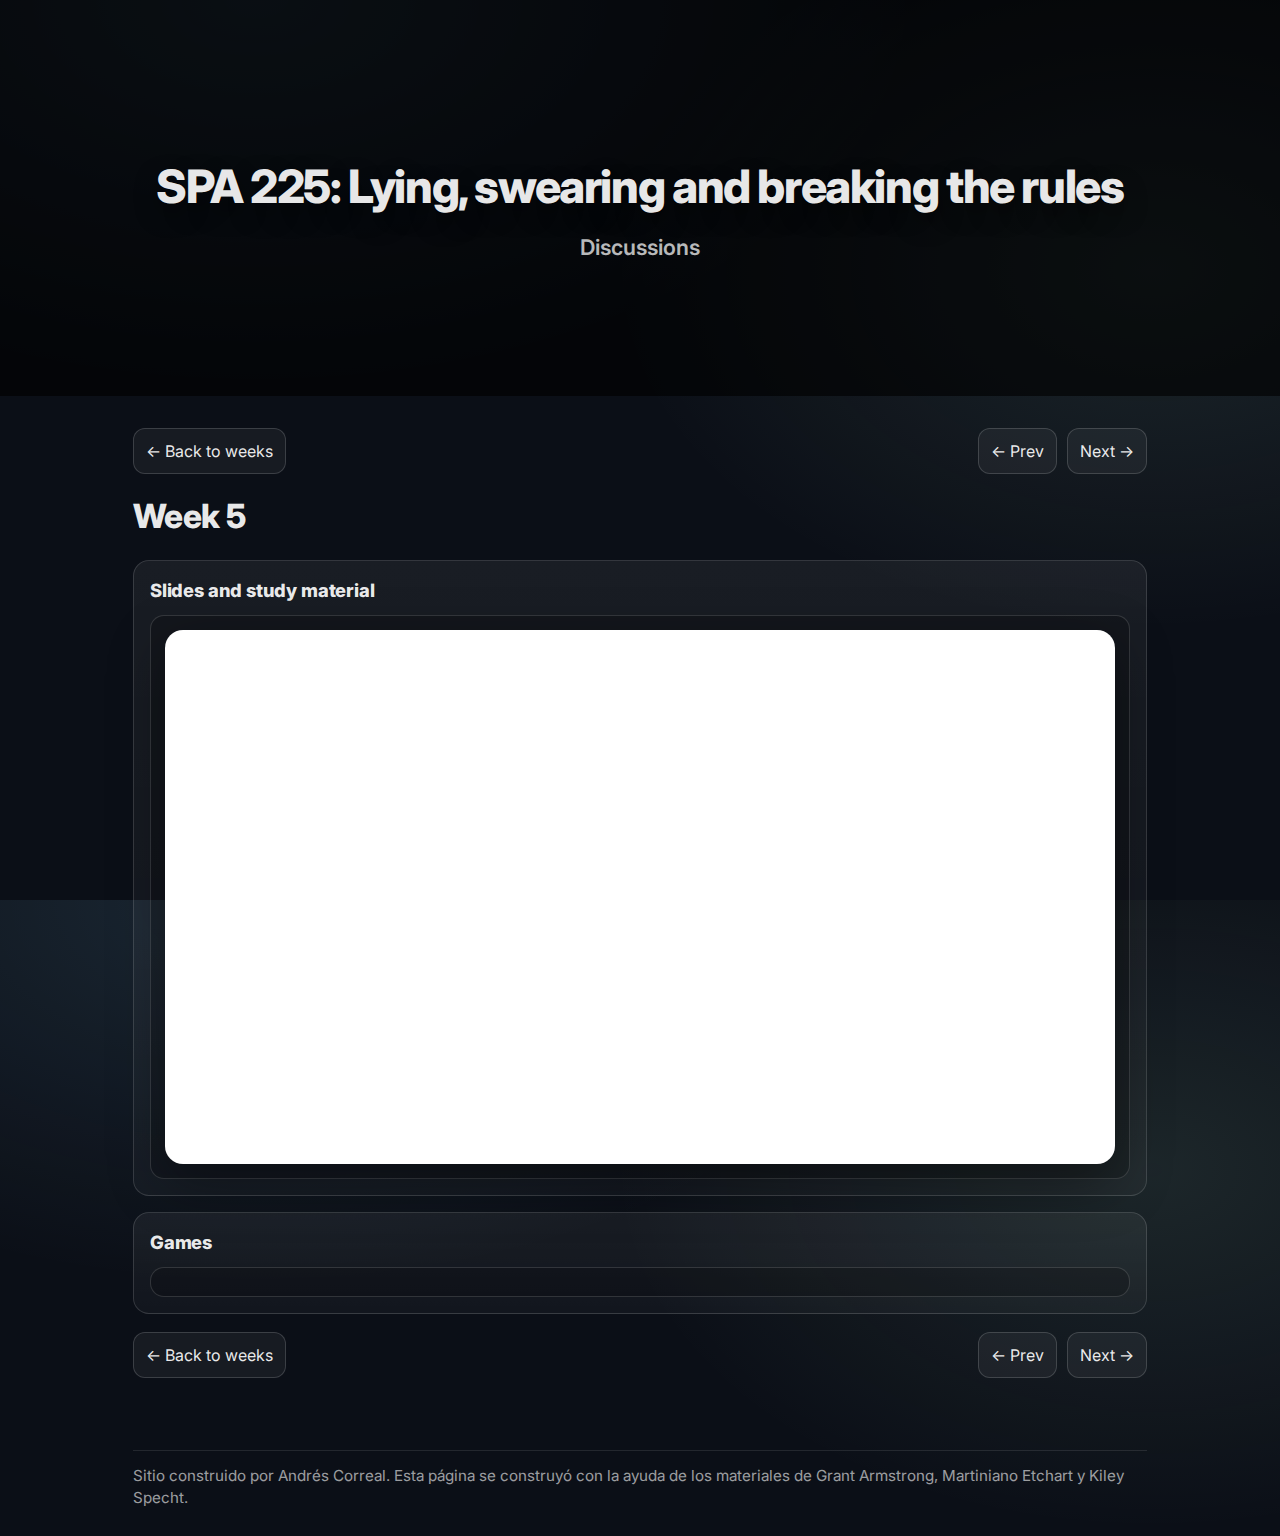
<file: weeks/week5.html>
<!doctype html>
<html lang="en">
  <head>
    <meta charset="UTF-8" />
    <meta name="viewport" content="width=device-width, initial-scale=1, viewport-fit=cover" />
    <title>SPA 225 — Week 5 (Discussions)</title>
    <meta name="description" content="SPA 225 Discussions — Week 5" />

    <link rel="preconnect" href="https://fonts.googleapis.com" />
    <link rel="preconnect" href="https://fonts.gstatic.com" crossorigin />
    <link href="https://fonts.googleapis.com/css2?family=Inter:wght@400;600;800&display=swap" rel="stylesheet" />

    <link rel="stylesheet" href="../style.css?v=3" />
  </head>

  <body>
    <a class="skip-link" href="#main">Skip to content</a>

    <header class="hero" role="banner">
      <div class="hero__inner">
        <h1 class="hero__title">SPA 225: Lying, swearing and breaking the rules</h1>
        <p class="hero__subtitle">Discussions</p>
      </div>
    </header>

    <main id="main" class="main" role="main">
      <nav class="page-nav" aria-label="Week navigation">
        <a class="nav-link" href="../index.html">← Back to weeks</a>

        <div class="nav-group" aria-label="Previous and next week">
          <a class="nav-link" href="./week4.html">← Prev</a>
          <a class="nav-link" href="./week6.html">Next →</a>
        </div>
      </nav>

      <header class="week-header">
        <h2 class="week-title">Week 5</h2>
        <!-- Optional: add dates here later -->
      </header>

      <section class="card" aria-labelledby="slides-title">
        <h3 id="slides-title" class="section-title">Slides and study material</h3>

        <div class="slides-embed" id="slides-week5" aria-label="Slides and materials container (Week 5)">
          <!-- START EDITABLE: SLIDES/STUDY MATERIAL -->
          <!-- Paste OneDrive embed iframe(s) and study content below -->

          <!-- NOTE (invisible to students):
               - Keep iframe width="100%" for responsive layout.
               - Use a meaningful iframe title for accessibility.
               - For external links, prefer: target="_blank" rel="noopener noreferrer".
          -->

          <!-- OneDrive placeholder: pega aquí tu link de embed -->
          <!--
          <iframe
            title="Week 5 slides (OneDrive)"
            src=""
            width="100%"
            height="520"
            frameborder="0"
            allowfullscreen
          ></iframe>
          -->

          <!-- END EDITABLE -->


<div class="ppt-embed">
  <iframe
    src="https://1drv.ms/p/c/8cc37472732c2d98/IQRhRL0KuVvLSIDEmSgOab1JAfJdCY9rlAkDK19iR3rWjbk"
    title="Presentación"
    loading="lazy"
    frameborder="0"
    scrolling="no"
    allowfullscreen
  ></iframe>
</div>

<style>
  /* SOLO afecta este embed */
  .ppt-embed{
    width: 100%;
    max-width: 1040px;     /* opcional */
    margin: 0 auto;

    border-radius: 18px;
    overflow: hidden;
    background: #fff;

    /* ✅ responsive */
    aspect-ratio: 16 / 9;

    box-shadow: 0 18px 55px rgba(0,0,0,.35);
    border: 1px solid rgba(255,255,255,.25);
  }

  .ppt-embed iframe{
    width: 100%;
    height: 100%;
    border: 0;
    display: block;
  }

  /* opcional: un poco más alto en móvil */
  @media (max-width: 600px){
    .ppt-embed{ aspect-ratio: 4 / 3; }
  }
</style>

          
        </div>
      </section>

      <section class="card" aria-labelledby="games-title">
        <h3 id="games-title" class="section-title">Games</h3>

        <section class="game-embed" id="game-week5" aria-label="Game embed area (Week 5)">
          <!-- START EDITABLE: GAMES -->
          <!-- Paste a full game block here (HTML + optional <style> + optional <script>) -->

          <!-- NOTE (invisible to students):
               - If your game includes CSS, namespace it inside #game-week5 or .game-embed
                 (example: #game-week5 .my-class { ... } ).
               - If your game includes JS, wrap it in an IIFE:
                 (() => { /* your game code */ })();
               - Avoid touching global styles (body, html) inside your game.
          -->

          <!-- END EDITABLE -->
        </section>
      </section>

      <nav class="page-nav page-nav--bottom" aria-label="Week navigation (bottom)">
        <a class="nav-link" href="../index.html">← Back to weeks</a>

        <div class="nav-group" aria-label="Previous and next week (bottom)">
          <a class="nav-link" href="./week4.html">← Prev</a>
          <a class="nav-link" href="./week6.html">Next →</a>
        </div>
      </nav>
    </main>

    <footer class="footer" role="contentinfo">
      <p>
        Sitio construido por Andrés Correal. Esta página se construyó con la ayuda de los materiales de Grant Armstrong,
        Martiniano Etchart y Kiley Specht.
      </p>
    </footer>

    <script src="../week.js?v=3" defer></script>
  </body>
</html>
</file>
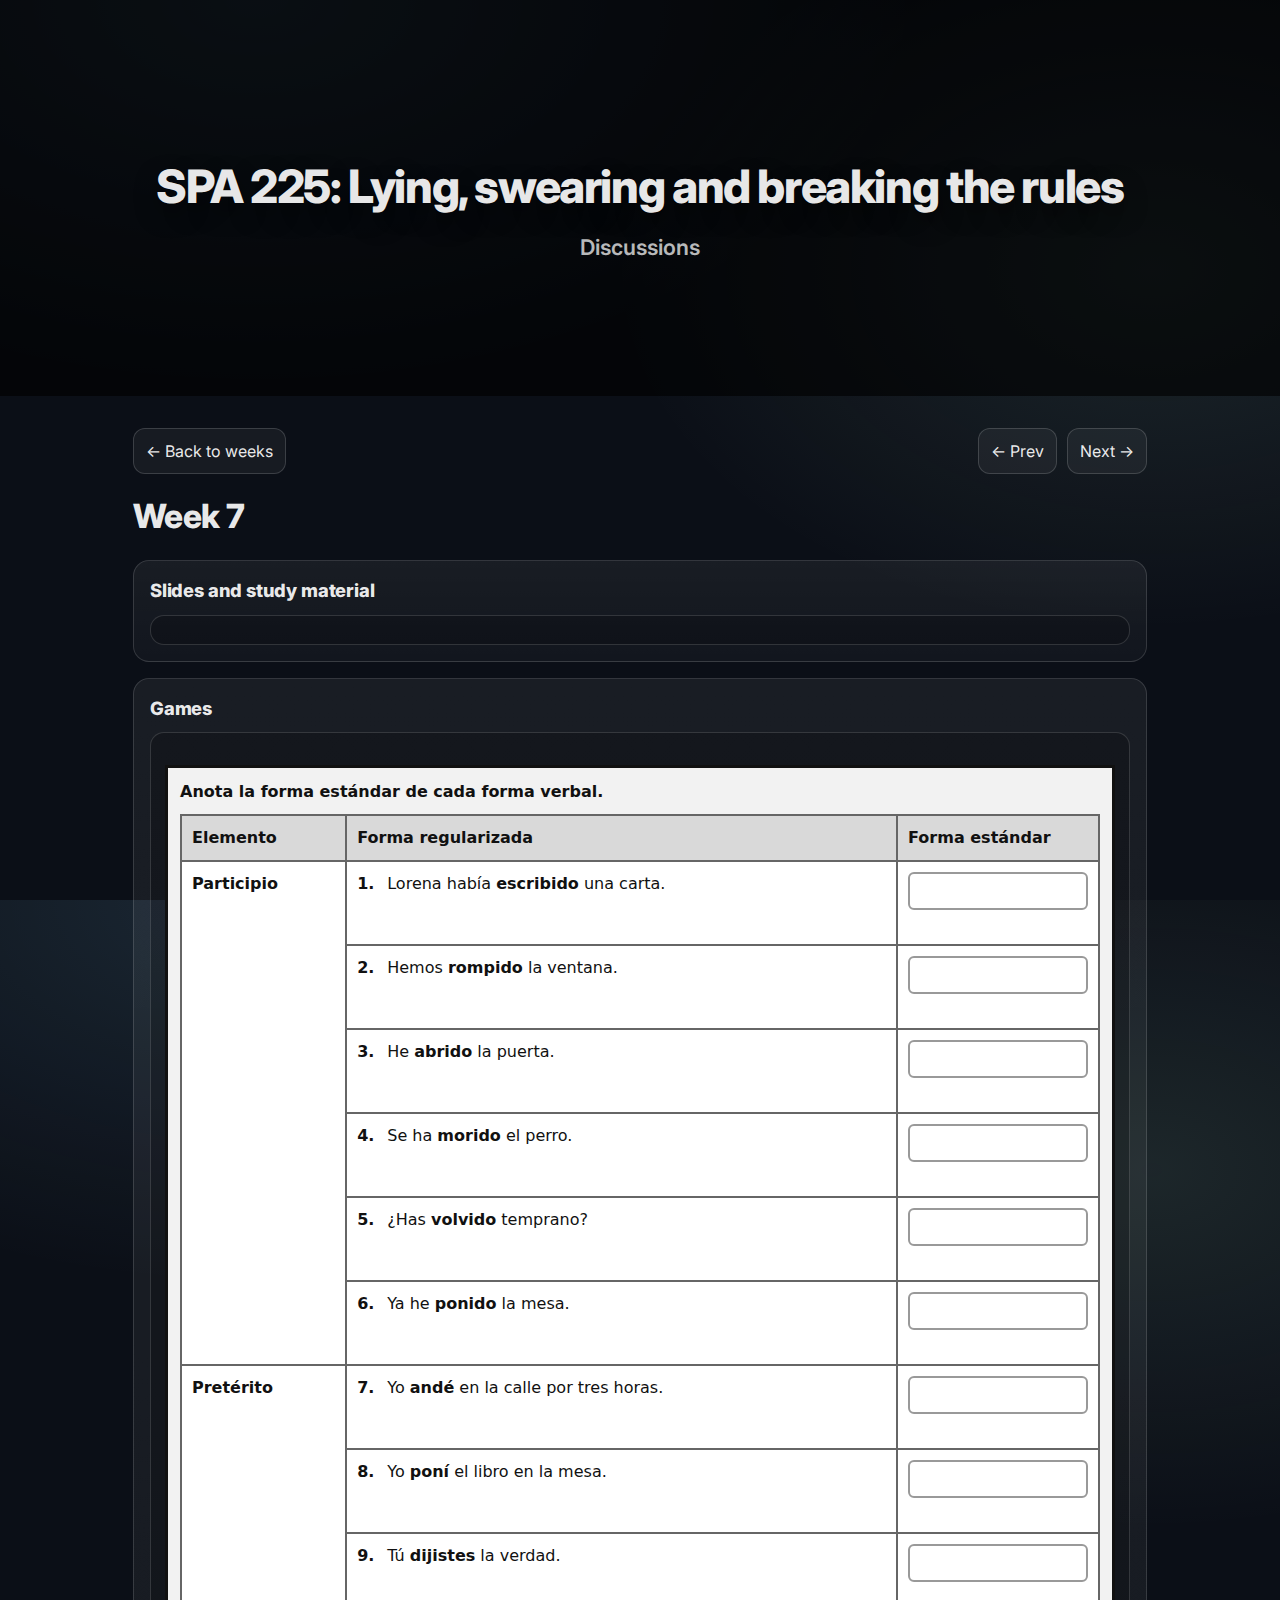
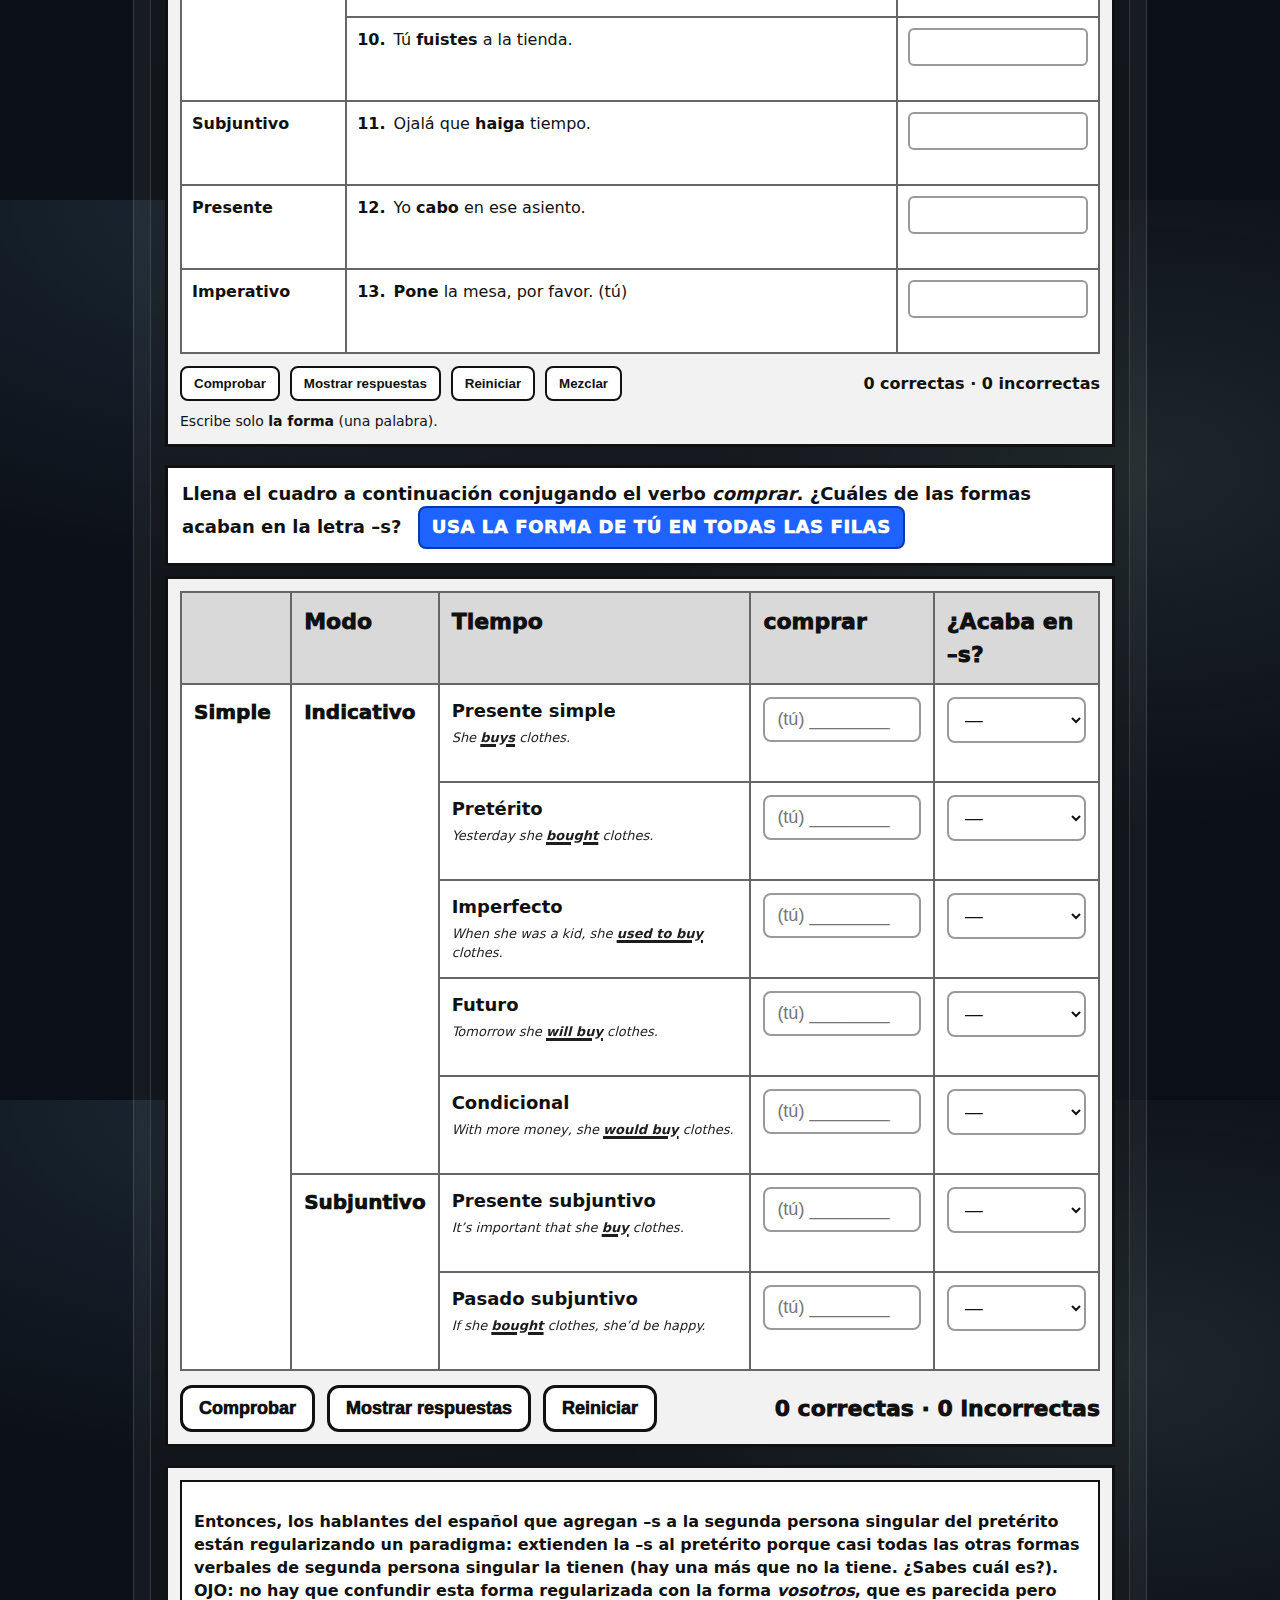
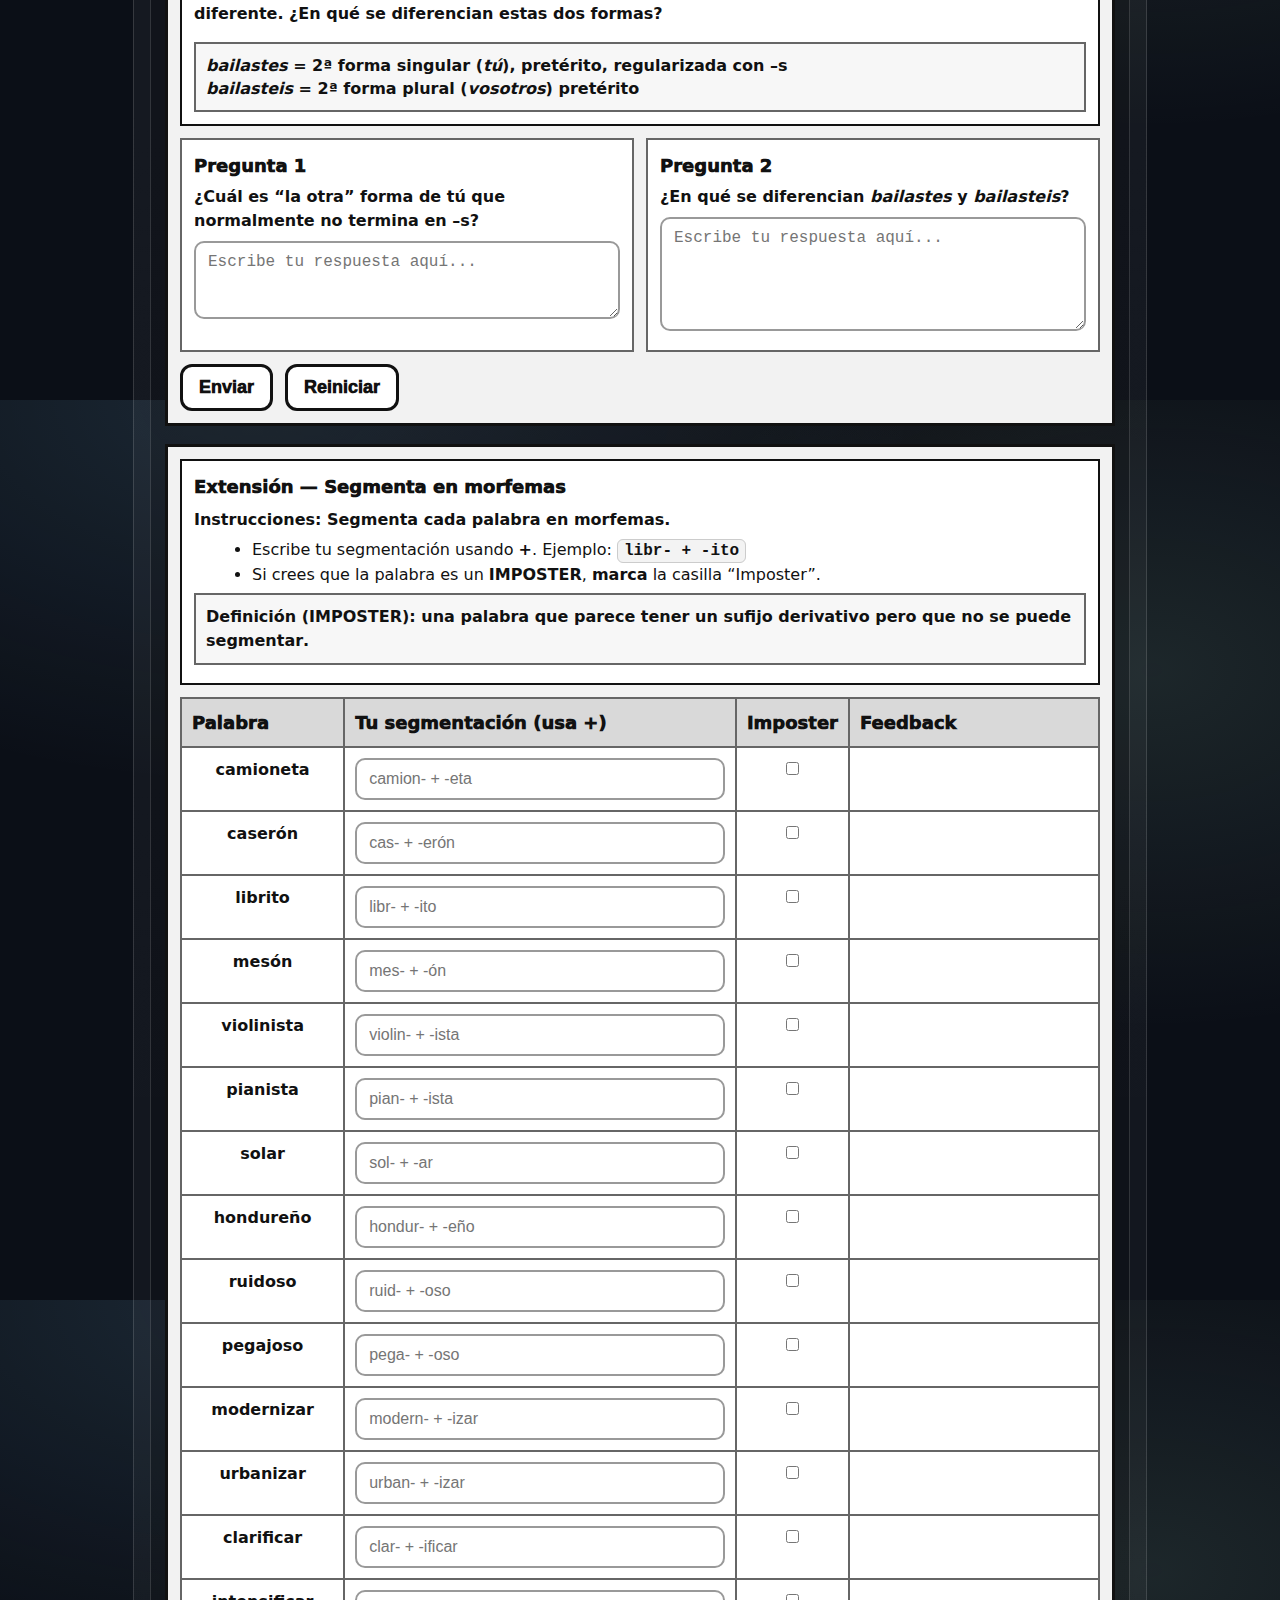
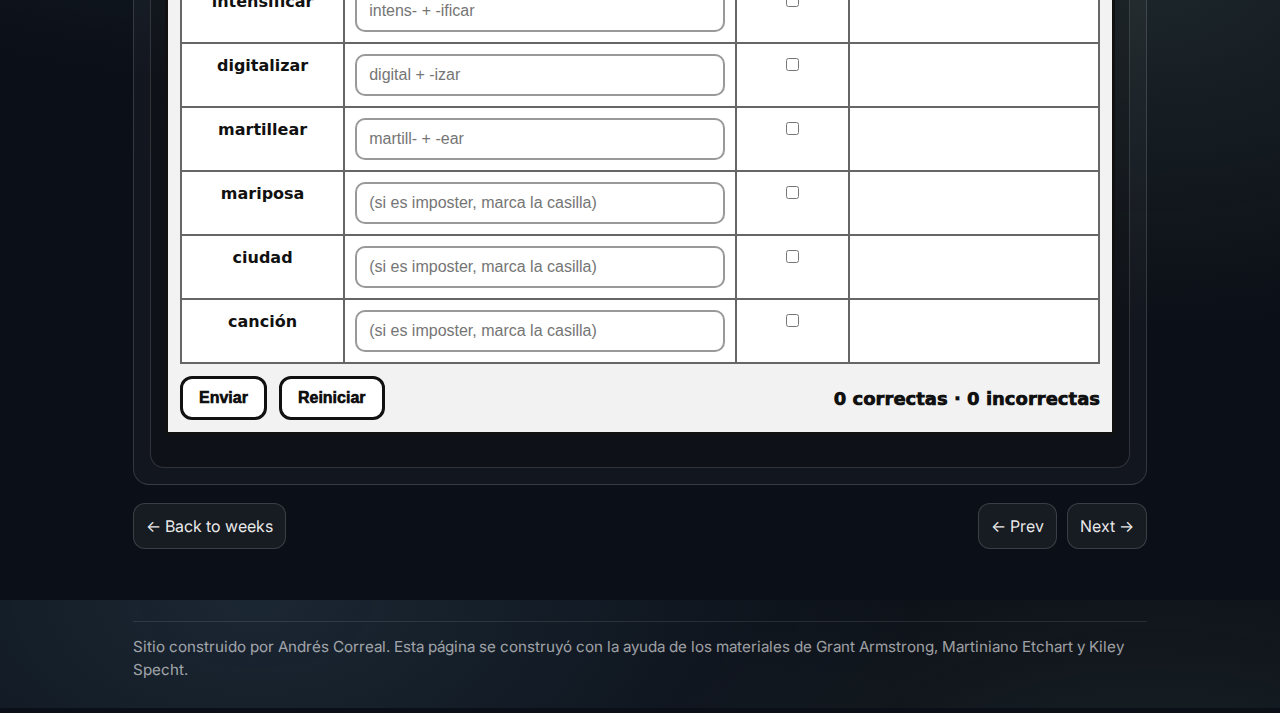
<file: weeks/week7.html>
<!doctype html>
<html lang="en">
  <head>
    <meta charset="UTF-8" />
    <meta name="viewport" content="width=device-width, initial-scale=1, viewport-fit=cover" />
    <title>SPA 225 — Week 7 (Discussions)</title>
    <meta name="description" content="SPA 225 Discussions — Week 7" />

    <link rel="preconnect" href="https://fonts.googleapis.com" />
    <link rel="preconnect" href="https://fonts.gstatic.com" crossorigin />
    <link href="https://fonts.googleapis.com/css2?family=Inter:wght@400;600;800&display=swap" rel="stylesheet" />

    <link rel="stylesheet" href="../style.css?v=3" />
  </head>

  <body>
    <a class="skip-link" href="#main">Skip to content</a>

    <header class="hero" role="banner">
      <div class="hero__inner">
        <h1 class="hero__title">SPA 225: Lying, swearing and breaking the rules</h1>
        <p class="hero__subtitle">Discussions</p>
      </div>
    </header>

    <main id="main" class="main" role="main">
      <nav class="page-nav" aria-label="Week navigation">
        <a class="nav-link" href="../index.html">← Back to weeks</a>

        <div class="nav-group" aria-label="Previous and next week">
          <a class="nav-link" href="./week6.html">← Prev</a>
          <a class="nav-link" href="./week8.html">Next →</a>
        </div>
      </nav>

      <header class="week-header">
        <h2 class="week-title">Week 7</h2>
        <!-- Optional: add dates here later -->
      </header>

      <section class="card" aria-labelledby="slides-title">
        <h3 id="slides-title" class="section-title">Slides and study material</h3>

        <div class="slides-embed" id="slides-week7" aria-label="Slides and materials container (Week 7)">
          <!-- START EDITABLE: SLIDES/STUDY MATERIAL -->
          <!-- Paste OneDrive embed iframe(s) and study content below -->

          <!-- NOTE (invisible to students):
               - Keep iframe width="100%" for responsive layout.
               - Use a meaningful iframe title for accessibility.
               - For external links, prefer: target="_blank" rel="noopener noreferrer".
          -->

          <!-- OneDrive placeholder: pega aquí tu link de embed -->
          <!--
          <iframe
            title="Week 7 slides (OneDrive)"
            src=""
            width="100%"
            height="520"
            frameborder="0"
            allowfullscreen
          ></iframe>
          -->

          <!-- END EDITABLE -->
        </div>
      </section>

      <section class="card" aria-labelledby="games-title">
        <h3 id="games-title" class="section-title">Games</h3>

        <section class="game-embed" id="game-week7" aria-label="Game embed area (Week 7)">
          <!-- START EDITABLE: GAMES -->
          <!-- Paste a full game block here (HTML + optional <style> + optional <script>) -->

          <!-- NOTE (invisible to students):
               - If your game includes CSS, namespace it inside #game-week7 or .game-embed
                 (example: #game-week7 .my-class { ... } ).
               - If your game includes JS, wrap it in an IIFE:
                 (() => { /* your game code */ })();
               - Avoid touching global styles (body, html) inside your game.
          -->

          <!-- END EDITABLE -->














<!-- =========================
     Juego: Forma estándar (tabla + inputs)
========================= -->
<section id="forma-estandar-juego" class="act412">
  <div class="act412__wrap" role="group" aria-label="Escribe la forma estándar">
    <p class="act412__prompt">Anota la forma estándar de cada forma verbal.</p>

    <table class="act412__table">
      <thead>
        <tr>
          <th scope="col" class="col-elemento">Elemento</th>
          <th scope="col">Forma regularizada</th>
          <th scope="col" class="col-estandar">Forma estándar</th>
        </tr>
      </thead>
      <tbody id="act412-body"></tbody>
    </table>

    <div class="act412__controls" aria-label="Controles del juego">
      <button type="button" class="act412__btn" id="act412-check">Comprobar</button>
      <button type="button" class="act412__btn" id="act412-show">Mostrar respuestas</button>
      <button type="button" class="act412__btn" id="act412-reset">Reiniciar</button>
      <button type="button" class="act412__btn" id="act412-shuffle">Mezclar</button>

      <div class="act412__score" aria-live="polite" id="act412-score">0 correctas · 0 incorrectas</div>
    </div>

    <p class="act412__hint">
      Escribe solo <strong>la forma</strong> (una palabra).
    </p>
  </div>
</section>

<style>
  /* ===== IMPORTANTE: fuerza texto oscuro (si tu sitio tiene color blanco global) ===== */
  .act412, .act412 * { color: #111 !important; }  /* <- esto arregla lo de “no se ve el texto” */

  /* Re-aplicamos colores de feedback (por el !important de arriba) */
  .act412 .ok{ color:#0b6b0b !important; font-weight:700; }
  .act412 .bad{ color:#b00020 !important; font-weight:700; }
  .act412 .answer{ color:#333 !important; font-weight:600; }

  .act412{
    max-width: 980px;
    margin: 18px auto;
    font-family: system-ui, -apple-system, Segoe UI, Roboto, Arial, sans-serif;
  }

  .act412__wrap{
    border:3px solid #111;
    background:#f2f2f2;
    padding:12px;
  }

  .act412__prompt{
    margin: 0 0 10px;
    font-weight: 800;
  }

  .act412__table{
    width:100%;
    border-collapse:collapse;
    background:#fff;
  }
  .act412__table th,
  .act412__table td{
    border:2px solid #666;
    padding:10px;
    vertical-align:top;
    background:#fff;
  }
  .act412__table thead th{
    background:#d9d9d9;
    text-align:left;
  }
  .col-elemento{ width: 18%; }
  .col-estandar{ width: 22%; }

  .act412__sentence{
    display:flex;
    align-items:flex-start;
    gap:8px;
  }
  .act412__n{
    font-weight:800;
    min-width: 22px;
  }

  .act412__input{
    width: 100%;
    box-sizing:border-box;
    padding:8px 10px;
    border:2px solid #999;
    border-radius:6px;
    font-size: 16px;
    background:#fff;
    color:#111 !important;
  }
  .act412__input:focus{
    outline:3px solid rgba(0,0,0,.25);
    border-color:#111;
  }

  .act412__feedback{
    margin-top:6px;
    font-size: 14px;
    min-height: 18px;
  }

  .act412__controls{
    display:flex;
    flex-wrap:wrap;
    gap:10px;
    align-items:center;
    margin-top:12px;
  }
  .act412__btn{
    border:2px solid #111;
    background:#fff;
    padding:8px 12px;
    border-radius:8px;
    font-weight:800;
    cursor:pointer;
  }
  .act412__btn:hover{ background:#f7f7f7; }

  .act412__score{
    margin-left:auto;
    font-weight:900;
  }

  .act412__hint{
    margin:10px 0 0;
    font-size:14px;
  }

  @media (max-width: 720px){
    .col-elemento, .col-estandar{ width:auto; }
    .act412__score{ margin-left:0; width:100%; }
  }
</style>

<script>
  const ACT412_ITEMS = [
    // Participio
    { elemento: "Participio", oracion: "Lorena había <strong>escribido</strong> una carta.", estandar: "escrito" },
    { elemento: "Participio", oracion: "Hemos <strong>rompido</strong> la ventana.", estandar: "roto" },
    { elemento: "Participio", oracion: "He <strong>abrido</strong> la puerta.", estandar: "abierto" },
    { elemento: "Participio", oracion: "Se ha <strong>morido</strong> el perro.", estandar: "muerto" },
    { elemento: "Participio", oracion: "¿Has <strong>volvido</strong> temprano?", estandar: "vuelto" },
    { elemento: "Participio", oracion: "Ya he <strong>ponido</strong> la mesa.", estandar: "puesto" },

    // Pretérito
    { elemento: "Pretérito", oracion: "Yo <strong>andé</strong> en la calle por tres horas.", estandar: "anduve" },
    { elemento: "Pretérito", oracion: "Yo <strong>poní</strong> el libro en la mesa.", estandar: "puse" },
    { elemento: "Pretérito", oracion: "Tú <strong>dijistes</strong> la verdad.", estandar: "dijiste" },
    { elemento: "Pretérito", oracion: "Tú <strong>fuistes</strong> a la tienda.", estandar: "fuiste" },

    // Otras formas
    { elemento: "Subjuntivo", oracion: "Ojalá que <strong>haiga</strong> tiempo.", estandar: "haya" },
    { elemento: "Presente", oracion: "Yo <strong>cabo</strong> en ese asiento.", estandar: "quepo" },
    { elemento: "Imperativo", oracion: "<strong>Pone</strong> la mesa, por favor. (tú)", estandar: "pon" },
  ];

  const stripDiacritics = (s) =>
    (s || "")
      .toLowerCase()
      .trim()
      .normalize("NFD")
      .replace(/[\u0300-\u036f]/g, "");

  const shuffleArray = (arr) => {
    const a = arr.slice();
    for (let i = a.length - 1; i > 0; i--) {
      const j = Math.floor(Math.random() * (i + 1));
      [a[i], a[j]] = [a[j], a[i]];
    }
    return a;
  };

  let currentItems = ACT412_ITEMS.slice();

  function renderActivity(items) {
    const tbody = document.getElementById("act412-body");
    tbody.innerHTML = "";

    const groups = items.reduce((acc, it) => {
      acc[it.elemento] = acc[it.elemento] || [];
      acc[it.elemento].push(it);
      return acc;
    }, {});

    const orderedKeys = [];
    items.forEach(it => { if (!orderedKeys.includes(it.elemento)) orderedKeys.push(it.elemento); });

    let n = 1;

    orderedKeys.forEach((key) => {
      const group = groups[key];
      group.forEach((it, idx) => {
        const tr = document.createElement("tr");

        if (idx === 0) {
          const tdEl = document.createElement("td");
          tdEl.textContent = key;
          tdEl.setAttribute("rowspan", String(group.length));
          tdEl.style.fontWeight = "800";
          tr.appendChild(tdEl);
        }

        const tdReg = document.createElement("td");
        tdReg.innerHTML = `
          <div class="act412__sentence">
            <span class="act412__n">${n}.</span>
            <span>${it.oracion}</span>
          </div>
        `;
        tr.appendChild(tdReg);

        const tdStd = document.createElement("td");
        tdStd.innerHTML = `
          <input
            class="act412__input"
            type="text"
            autocomplete="off"
            spellcheck="false"
            aria-label="Respuesta ${n}: forma estándar"
            data-answer="${it.estandar}"
          />
          <div class="act412__feedback" aria-live="polite"></div>
        `;
        tr.appendChild(tdStd);

        tbody.appendChild(tr);
        n++;
      });
    });

    updateScore(0, 0);
  }

  function updateScore(ok, bad) {
    document.getElementById("act412-score").textContent = `${ok} correctas · ${bad} incorrectas`;
  }

  function checkAnswers(showCorrect = false) {
    const inputs = document.querySelectorAll("#act412-body .act412__input");
    let ok = 0, bad = 0;

    inputs.forEach((inp) => {
      const fb = inp.parentElement.querySelector(".act412__feedback");
      const expected = inp.getAttribute("data-answer") || "";
      const got = inp.value || "";
      const match = stripDiacritics(got) === stripDiacritics(expected);

      if (got.trim() === "" && !showCorrect) {
        fb.textContent = "";
        inp.style.borderColor = "#999";
        return;
      }

      if (match) {
        ok++;
        fb.innerHTML = `<span class="ok">✓ Correcto</span>`;
        inp.style.borderColor = "#0b6b0b";
      } else {
        bad++;
        fb.innerHTML = showCorrect
          ? `<span class="bad">✗</span> <span class="answer">Respuesta: ${expected}</span>`
          : `<span class="bad">✗ Incorrecto</span>`;
        inp.style.borderColor = "#b00020";
      }
    });

    updateScore(ok, bad);
  }

  function resetActivity() {
    document.querySelectorAll("#act412-body .act412__input").forEach((inp) => {
      inp.value = "";
      inp.style.borderColor = "#999";
      inp.parentElement.querySelector(".act412__feedback").textContent = "";
    });
    updateScore(0, 0);
  }

  function shuffleActivity() {
    const grouped = currentItems.reduce((acc, it) => {
      acc[it.elemento] = acc[it.elemento] || [];
      acc[it.elemento].push(it);
      return acc;
    }, {});
    const keys = shuffleArray(Object.keys(grouped));

    const rebuilt = [];
    keys.forEach(k => shuffleArray(grouped[k]).forEach(x => rebuilt.push(x)));

    currentItems = rebuilt;
    renderActivity(currentItems);
  }

  document.addEventListener("DOMContentLoaded", () => {
    renderActivity(currentItems);

    document.getElementById("act412-check").addEventListener("click", () => checkAnswers(false));
    document.getElementById("act412-show").addEventListener("click", () => checkAnswers(true));
    document.getElementById("act412-reset").addEventListener("click", resetActivity);
    document.getElementById("act412-shuffle").addEventListener("click", shuffleActivity);

    document.getElementById("act412-body").addEventListener("keydown", (e) => {
      if (e.key === "Enter") {
        e.preventDefault();
        checkAnswers(false);
      }
    });
  });
</script>

















<!-- =========================
     ACTIVIDAD 3.7 — (comprar) con ejemplos EN
     - Solo terminología de la imagen
     - Ejemplo EN debajo del tiempo (verbo subrayado)
========================= -->
<section id="act-3-7" class="act37">
  <div class="act37__header">
    <div class="act37__title">
      Llena el cuadro a continuación conjugando el verbo <em>comprar</em>.
      ¿Cuáles de las formas acaban en la letra <strong>–s</strong>?
      <span class="act37__pill">USA LA FORMA DE TÚ EN TODAS LAS FILAS</span>
    </div>
  </div>

  <div class="act37__wrap" role="group" aria-label="Actividad 3.7: completar tabla">
    <table class="act37__table" aria-label="Tabla de conjugación">
      <thead>
        <tr>
          <th scope="col" class="col-grupo"></th>
          <th scope="col" class="col-modo">Modo</th>
          <th scope="col" class="col-tiempo">Tiempo</th>
          <th scope="col" class="col-verbo">comprar</th>
          <th scope="col" class="col-s">¿Acaba en –s?</th>
        </tr>
      </thead>

      <!-- ✅ Filas ya en HTML (siempre se ven) -->
      <tbody id="act37-body">

        <!-- SIMPLE / INDICATIVO -->
        <tr class="act37__row" data-answers="compras" data-s="sí">
          <td class="act37__group" rowspan="7">Simple</td>
          <td class="act37__modo" rowspan="5">Indicativo</td>
          <td>
            <div class="act37__tiempo">Presente simple</div>
            <div class="act37__example">She <span class="u">buys</span> clothes.</div>
          </td>
          <td>
            <input class="act37__input" type="text" autocomplete="off" spellcheck="false" aria-label="Presente simple (tú)" placeholder="(tú) ________">
            <div class="act37__fb" aria-live="polite"></div>
          </td>
          <td>
            <select class="act37__select" aria-label="¿Acaba en s? (Presente simple)">
              <option value="">—</option><option value="sí">sí</option><option value="no">no</option>
            </select>
            <div class="act37__fb" aria-live="polite"></div>
          </td>
        </tr>

        <tr class="act37__row" data-answers="compraste" data-s="no">
          <td>
            <div class="act37__tiempo">Pretérito</div>
            <div class="act37__example">Yesterday she <span class="u">bought</span> clothes.</div>
          </td>
          <td>
            <input class="act37__input" type="text" autocomplete="off" spellcheck="false" aria-label="Pretérito (tú)" placeholder="(tú) ________">
            <div class="act37__fb" aria-live="polite"></div>
          </td>
          <td>
            <select class="act37__select" aria-label="¿Acaba en s? (Pretérito)">
              <option value="">—</option><option value="sí">sí</option><option value="no">no</option>
            </select>
            <div class="act37__fb" aria-live="polite"></div>
          </td>
        </tr>

        <tr class="act37__row" data-answers="comprabas" data-s="sí">
          <td>
            <div class="act37__tiempo">Imperfecto</div>
            <div class="act37__example">When she was a kid, she <span class="u">used to buy</span> clothes.</div>
          </td>
          <td>
            <input class="act37__input" type="text" autocomplete="off" spellcheck="false" aria-label="Imperfecto (tú)" placeholder="(tú) ________">
            <div class="act37__fb" aria-live="polite"></div>
          </td>
          <td>
            <select class="act37__select" aria-label="¿Acaba en s? (Imperfecto)">
              <option value="">—</option><option value="sí">sí</option><option value="no">no</option>
            </select>
            <div class="act37__fb" aria-live="polite"></div>
          </td>
        </tr>

        <tr class="act37__row" data-answers="comprarás||compraras" data-s="sí">
          <td>
            <div class="act37__tiempo">Futuro</div>
            <div class="act37__example">Tomorrow she <span class="u">will buy</span> clothes.</div>
          </td>
          <td>
            <input class="act37__input" type="text" autocomplete="off" spellcheck="false" aria-label="Futuro (tú)" placeholder="(tú) ________">
            <div class="act37__fb" aria-live="polite"></div>
          </td>
          <td>
            <select class="act37__select" aria-label="¿Acaba en s? (Futuro)">
              <option value="">—</option><option value="sí">sí</option><option value="no">no</option>
            </select>
            <div class="act37__fb" aria-live="polite"></div>
          </td>
        </tr>

        <tr class="act37__row" data-answers="comprarías||comprarias" data-s="sí">
          <td>
            <div class="act37__tiempo">Condicional</div>
            <div class="act37__example">With more money, she <span class="u">would buy</span> clothes.</div>
          </td>
          <td>
            <input class="act37__input" type="text" autocomplete="off" spellcheck="false" aria-label="Condicional (tú)" placeholder="(tú) ________">
            <div class="act37__fb" aria-live="polite"></div>
          </td>
          <td>
            <select class="act37__select" aria-label="¿Acaba en s? (Condicional)">
              <option value="">—</option><option value="sí">sí</option><option value="no">no</option>
            </select>
            <div class="act37__fb" aria-live="polite"></div>
          </td>
        </tr>

        <!-- SIMPLE / SUBJUNTIVO -->
        <tr class="act37__row" data-answers="compres" data-s="sí">
          <td class="act37__modo" rowspan="2">Subjuntivo</td>
          <td>
            <div class="act37__tiempo">Presente subjuntivo</div>
            <div class="act37__example">It’s important that she <span class="u">buy</span> clothes.</div>
          </td>
          <td>
            <input class="act37__input" type="text" autocomplete="off" spellcheck="false" aria-label="Presente subjuntivo (tú)" placeholder="(tú) ________">
            <div class="act37__fb" aria-live="polite"></div>
          </td>
          <td>
            <select class="act37__select" aria-label="¿Acaba en s? (Presente subjuntivo)">
              <option value="">—</option><option value="sí">sí</option><option value="no">no</option>
            </select>
            <div class="act37__fb" aria-live="polite"></div>
          </td>
        </tr>

        <tr class="act37__row" data-answers="compraras||comprases" data-s="sí">
          <td>
            <div class="act37__tiempo">Pasado subjuntivo</div>
            <div class="act37__example">If she <span class="u">bought</span> clothes, she’d be happy.</div>
          </td>
          <td>
            <input class="act37__input" type="text" autocomplete="off" spellcheck="false" aria-label="Pasado subjuntivo (tú)" placeholder="(tú) ________">
            <div class="act37__fb" aria-live="polite"></div>
          </td>
          <td>
            <select class="act37__select" aria-label="¿Acaba en s? (Pasado subjuntivo)">
              <option value="">—</option><option value="sí">sí</option><option value="no">no</option>
            </select>
            <div class="act37__fb" aria-live="polite"></div>
          </td>
        </tr>

      </tbody>
    </table>

    <div class="act37__controls" aria-label="Controles">
      <button type="button" class="act37__btn" id="act37-check">Comprobar</button>
      <button type="button" class="act37__btn" id="act37-show">Mostrar respuestas</button>
      <button type="button" class="act37__btn" id="act37-reset">Reiniciar</button>
      <div class="act37__score" id="act37-score" aria-live="polite">0 correctas · 0 incorrectas</div>
    </div>
  </div>
</section>

<style>
  /* fuerza texto oscuro aunque tu sitio sea dark */
  .act37, .act37 * { color:#111 !important; box-sizing:border-box; }

  .act37 .ok{ color:#0b6b0b !important; font-weight:900; }
  .act37 .bad{ color:#b00020 !important; font-weight:900; }
  .act37 .ans{ color:#333 !important; font-weight:800; }

  .act37{
    max-width: 1100px;
    margin: 18px auto;
    font-family: system-ui, -apple-system, Segoe UI, Roboto, Arial, sans-serif;
  }

  .act37__header{
    border:3px solid #111;
    background:#fff;
    padding: 14px;
    margin-bottom: 10px;
  }

  .act37__title{
    font-size: 18px;
    line-height: 1.35;
    font-weight: 700;
  }

  /* MUY resaltado */
  .act37__pill{
    display:inline-block;
    margin-left: 10px;
    padding: 7px 12px;
    border:2px solid #0b3aa6;
    background:#1e63ff;
    color:#fff !important;
    font-weight: 1000;
    letter-spacing: .6px;
    border-radius: 8px;
    text-transform: uppercase;
    white-space: nowrap;
  }

  .act37__wrap{
    border:3px solid #111;
    background:#f2f2f2;
    padding: 12px;
  }

  .act37__table{
    width:100%;
    border-collapse: collapse;
    background:#fff;
  }
  .act37__table th,
  .act37__table td{
    border:2px solid #666;
    padding: 12px;
    vertical-align: top;
    background:#fff;
  }
  .act37__table thead th{
    background:#d9d9d9;
    text-align:left;
    font-weight: 1000;
    font-size: 22px;
  }

  .col-grupo{ width: 12%; }
  .col-modo{ width: 16%; }
  .col-tiempo{ width: 34%; }
  .col-verbo{ width: 20%; }
  .col-s{ width: 18%; }

  .act37__group,
  .act37__modo{
    font-weight: 1000;
    font-size: 20px;
    background:#efefef;
  }

  .act37__tiempo{ font-weight: 900; font-size: 18px; }
  .act37__example{
    margin-top: 4px;
    font-size: 13px;
    font-style: italic;
    opacity: .95;
  }

  /* subrayado más visible (para el verbo en inglés) */
  .act37 .u{
    text-decoration: underline;
    text-decoration-thickness: 3px;
    text-underline-offset: 2px;
    font-weight: 800;
  }

  .act37__input, .act37__select{
    width:100%;
    padding: 10px 12px;
    border:2px solid #999;
    border-radius: 8px;
    font-size: 18px;
    background:#fff;
    color:#111 !important;
  }

  .act37__fb{
    margin-top: 8px;
    font-size: 14px;
    min-height: 18px;
    font-weight: 800;
  }

  .act37__controls{
    display:flex;
    flex-wrap: wrap;
    gap: 12px;
    align-items:center;
    margin-top: 14px;
  }
  .act37__btn{
    border:3px solid #111;
    background:#fff;
    padding: 10px 16px;
    border-radius: 12px;
    font-weight: 1000;
    font-size: 18px;
    cursor:pointer;
  }
  .act37__btn:hover{ background:#f7f7f7; }
  .act37__score{
    margin-left:auto;
    font-weight: 1000;
    font-size: 22px;
  }

  @media (max-width: 780px){
    .act37__pill{ display:block; margin: 10px 0 0; width: fit-content; }
    .act37__score{ margin-left:0; width:100%; }
  }
</style>

<script>
  // Normaliza (minúsculas, sin acentos, espacios simples)
  const norm = (s) =>
    (s || "")
      .toLowerCase()
      .trim()
      .normalize("NFD")
      .replace(/[\u0300-\u036f]/g, "")
      .replace(/\s+/g, " ");

  function checkAct37(showCorrect=false){
    const rows = document.querySelectorAll("#act37-body .act37__row");
    let ok=0, bad=0;

    rows.forEach(row=>{
      const answersRaw = (row.getAttribute("data-answers") || "").split("||");
      const answers = answersRaw.map(norm);
      const expectedS = norm(row.getAttribute("data-s") || "");

      const input = row.querySelector(".act37__input");
      const select = row.querySelector(".act37__select");
      const fbInput = input.parentElement.querySelector(".act37__fb");
      const fbSelect = select.parentElement.querySelector(".act37__fb");

      const gotForm = norm(input.value);
      const gotS = norm(select.value);

      const formOk = answers.some(a => a === gotForm);
      const sOk = (gotS === expectedS);

      // feedback forma
      if (!gotForm && !showCorrect){
        fbInput.textContent = "";
        input.style.borderColor = "#999";
      } else if (formOk){
        fbInput.innerHTML = `<span class="ok">✓ Correcto</span>`;
        input.style.borderColor = "#0b6b0b";
      } else {
        fbInput.innerHTML = showCorrect
          ? `<span class="bad">✗</span> <span class="ans">Resp.: ${answersRaw[0]}</span>`
          : `<span class="bad">✗ Incorrecto</span>`;
        input.style.borderColor = "#b00020";
      }

      // feedback -s
      if (!gotS && !showCorrect){
        fbSelect.textContent = "";
        select.style.borderColor = "#999";
      } else if (sOk){
        fbSelect.innerHTML = `<span class="ok">✓</span>`;
        select.style.borderColor = "#0b6b0b";
      } else {
        fbSelect.innerHTML = showCorrect
          ? `<span class="bad">✗</span> <span class="ans">Resp.: ${row.getAttribute("data-s")}</span>`
          : `<span class="bad">✗</span>`;
        select.style.borderColor = "#b00020";
      }

      if (formOk && sOk) ok++; else bad++;
    });

    document.getElementById("act37-score").textContent = `${ok} correctas · ${bad} incorrectas`;
  }

  function resetAct37(){
    document.querySelectorAll("#act37-body .act37__input").forEach(inp=>{
      inp.value="";
      inp.style.borderColor="#999";
      inp.parentElement.querySelector(".act37__fb").textContent="";
    });
    document.querySelectorAll("#act37-body .act37__select").forEach(sel=>{
      sel.value="";
      sel.style.borderColor="#999";
      sel.parentElement.querySelector(".act37__fb").textContent="";
    });
    document.getElementById("act37-score").textContent = `0 correctas · 0 incorrectas`;
  }

  document.addEventListener("DOMContentLoaded", ()=>{
    document.getElementById("act37-check").addEventListener("click", ()=>checkAct37(false));
    document.getElementById("act37-show").addEventListener("click", ()=>checkAct37(true));
    document.getElementById("act37-reset").addEventListener("click", resetAct37);
  });
</script>














          
<!-- =========================
     Extensión (Actividad): Regularización con -s en el pretérito (tú)
     - Respuesta abierta (2 preguntas)
     - Botón “Enviar” muestra respuesta modelo
========================= -->
<section id="act-extension-s-preterito" class="actExt">
  <div class="actExt__wrap" role="group" aria-label="Extensión: preguntas sobre -s en pretérito">

    <div class="actExt__prompt">
      <p>
        Entonces, los hablantes del español que agregan <strong>–s</strong> a la segunda persona singular del
        pretérito están regularizando un paradigma: extienden la <strong>–s</strong> al pretérito porque casi todas
        las otras formas verbales de segunda persona singular la tienen (<strong>hay una más que no la tiene</strong>.
        ¿Sabes cuál es?).
        <strong>OJO:</strong> no hay que confundir esta forma regularizada con la forma <em>vosotros</em>,
        que es parecida pero diferente. ¿En qué se diferencian estas dos formas?
      </p>

      <div class="actExt__examples" aria-label="Ejemplos">
        <div><em>bailastes</em> = 2ª forma singular (<em>tú</em>), pretérito, regularizada con –s</div>
        <div><em>bailasteis</em> = 2ª forma plural (<em>vosotros</em>) pretérito</div>
      </div>
    </div>

    <div class="actExt__qa">
      <div class="actExt__q">
        <div class="actExt__qtitle">Pregunta 1</div>
        <div class="actExt__qtext">¿Cuál es “la otra” forma de <strong>tú</strong> que normalmente <strong>no</strong> termina en <strong>–s</strong>?</div>
        <textarea class="actExt__input" id="q1" rows="3" placeholder="Escribe tu respuesta aquí..."></textarea>
      </div>

      <div class="actExt__q">
        <div class="actExt__qtitle">Pregunta 2</div>
        <div class="actExt__qtext">¿En qué se diferencian <em>bailastes</em> y <em>bailasteis</em>?</div>
        <textarea class="actExt__input" id="q2" rows="5" placeholder="Escribe tu respuesta aquí..."></textarea>
      </div>
    </div>

    <div class="actExt__controls" aria-label="Controles">
      <button type="button" class="actExt__btn" id="actExt-submit">Enviar</button>
      <button type="button" class="actExt__btn" id="actExt-reset">Reiniciar</button>
      <div class="actExt__status" id="actExt-status" aria-live="polite"></div>
    </div>

    <!-- Respuestas modelo (ocultas hasta “Enviar”) -->
    <div class="actExt__model" id="actExt-model" hidden aria-label="Respuesta modelo">
      <div class="actExt__modelTitle">Respuesta modelo</div>

      <div class="actExt__modelBlock">
        <div class="actExt__modelQ">Pregunta 1</div>
        <div class="actExt__modelA">
          La otra forma de <strong>tú</strong> que normalmente <strong>no</strong> termina en <strong>–s</strong> es el
          <strong>imperativo afirmativo</strong>:
          <div class="actExt__mini">
            (tú) <strong>baila</strong>, (tú) <strong>come</strong>, (tú) <strong>vive</strong>.
          </div>
          <div class="actExt__mini">
            (Ojo: el imperativo negativo usa subjuntivo y sí puede llevar –s: <em>no bailes</em>.)
          </div>
        </div>
      </div>

      <div class="actExt__modelBlock">
        <div class="actExt__modelQ">Pregunta 2</div>
        <div class="actExt__modelA">
          <ul class="actExt__list">
            <li>
              <strong>bailastes</strong> = <strong>tú</strong> (2ª persona <strong>singular</strong>) en <strong>pretérito</strong>, con una <strong>–s añadida</strong>
              por regularización (<strong>no estándar</strong> en la norma).
            </li>
            <li>
              <strong>bailasteis</strong> = <strong>vosotros</strong> (2ª persona <strong>plural</strong>) en <strong>pretérito</strong>
              (forma estándar en las variedades con <em>vosotros</em>).
            </li>
          </ul>
          En corto: <strong>no significan lo mismo</strong> (singular vs. plural) y <strong>–steis</strong> es una terminación propia de
          <em>vosotros</em>, no una “–s extra”.
        </div>
      </div>
    </div>

  </div>
</section>

<style>
  /* Fuerza texto oscuro aunque tu sitio sea dark */
  .actExt, .actExt * { color:#111 !important; box-sizing:border-box; }

  .actExt{
    max-width: 1100px;
    margin: 18px auto;
    font-family: system-ui, -apple-system, Segoe UI, Roboto, Arial, sans-serif;
  }

  .actExt__wrap{
    border:3px solid #111;
    background:#f2f2f2;
    padding: 12px;
  }

  .actExt__prompt{
    border:2px solid #111;
    background:#fff;
    padding: 12px;
    margin-bottom: 12px;
    line-height: 1.45;
    font-size: 16px;
    font-weight: 600;
  }

  .actExt__examples{
    margin-top: 10px;
    padding: 10px;
    border:2px solid #666;
    background:#f7f7f7;
    font-weight: 700;
  }

  .actExt__qa{
    display: grid;
    grid-template-columns: 1fr 1fr;
    gap: 12px;
  }

  .actExt__q{
    border:2px solid #666;
    background:#fff;
    padding: 12px;
  }

  .actExt__qtitle{
    font-weight: 1000;
    font-size: 18px;
    margin-bottom: 6px;
  }

  .actExt__qtext{
    font-weight: 700;
    margin-bottom: 8px;
  }

  .actExt__input{
    width: 100%;
    border:2px solid #999;
    border-radius: 10px;
    padding: 10px 12px;
    font-size: 16px;
    background:#fff;
    resize: vertical;
    color:#111 !important;
  }
  .actExt__input:focus{
    outline: 3px solid rgba(0,0,0,.25);
    border-color:#111;
  }

  .actExt__controls{
    display:flex;
    flex-wrap: wrap;
    gap: 12px;
    align-items:center;
    margin-top: 12px;
  }
  .actExt__btn{
    border:3px solid #111;
    background:#fff;
    padding: 10px 16px;
    border-radius: 12px;
    font-weight: 1000;
    font-size: 18px;
    cursor:pointer;
  }
  .actExt__btn:hover{ background:#f7f7f7; }

  .actExt__status{
    margin-left:auto;
    font-weight: 900;
    font-size: 18px;
  }

  .actExt__model{
    margin-top: 12px;
    border:3px solid #0b6b0b;
    background:#ffffff;
    padding: 12px;
  }
  .actExt__modelTitle{
    font-weight: 1000;
    font-size: 20px;
    margin-bottom: 8px;
    color:#0b6b0b !important;
  }
  .actExt__modelBlock{
    border:2px solid #666;
    padding: 10px;
    margin-top: 10px;
    background:#f7fff7;
  }
  .actExt__modelQ{
    font-weight: 1000;
    font-size: 18px;
    margin-bottom: 6px;
  }
  .actExt__modelA{
    font-weight: 700;
    line-height: 1.4;
  }
  .actExt__mini{
    margin-top: 6px;
    padding-left: 10px;
  }
  .actExt__list{
    margin: 6px 0 0 18px;
  }

  @media (max-width: 860px){
    .actExt__qa{ grid-template-columns: 1fr; }
    .actExt__status{ margin-left:0; width:100%; }
  }
</style>

<script>
  (function(){
    const submitBtn = document.getElementById("actExt-submit");
    const resetBtn  = document.getElementById("actExt-reset");
    const modelBox  = document.getElementById("actExt-model");
    const status    = document.getElementById("actExt-status");
    const q1        = document.getElementById("q1");
    const q2        = document.getElementById("q2");

    if (!submitBtn || !resetBtn || !modelBox || !status || !q1 || !q2) return;

    submitBtn.addEventListener("click", () => {
      modelBox.hidden = false;

      // Mensaje simple (sin calificar automáticamente)
      const filled = (q1.value.trim() !== "" ? 1 : 0) + (q2.value.trim() !== "" ? 1 : 0);
      status.textContent = (filled === 2)
        ? "Listo: aquí tienes la respuesta modelo."
        : "Puedes comparar con la respuesta modelo.";
      // Scroll suave al modelo
      modelBox.scrollIntoView({ behavior: "smooth", block: "start" });
    });

    resetBtn.addEventListener("click", () => {
      q1.value = "";
      q2.value = "";
      modelBox.hidden = true;
      status.textContent = "";
      q1.focus();
    });
  })();
</script>

















<!-- =========================
     JUEGO — Segmentación morfológica + Árbol
     - Escribe segmentación con "+"
     - Si es IMPOSTER: marca la casilla “Imposter”
     - Al dar “Enviar”, se muestra la respuesta modelo + árbol
========================= -->

<section id="morph-game" class="mg">
  <div class="mg__wrap" role="group" aria-label="Juego de segmentación morfológica">
    <header class="mg__header">
      <h2 class="mg__title">Extensión — Segmenta en morfemas</h2>

      <div class="mg__instructions">
        <p><strong>Instrucciones:</strong> Segmenta cada palabra en morfemas.</p>
        <ul>
          <li>Escribe tu segmentación usando <strong>+</strong>. Ejemplo: <span class="mg__mono">libr- + -ito</span></li>
          <li>Si crees que la palabra es un <strong>IMPOSTER</strong>, <strong>marca</strong> la casilla “Imposter”.</li>
        </ul>

        <p class="mg__imposterDef">
          <strong>Definición (IMPOSTER):</strong> una palabra que <strong>parece</strong> tener un sufijo derivativo pero que
          <strong>no se puede segmentar</strong>.
        </p>
      </div>
    </header>

    <table class="mg__table" aria-label="Tabla de segmentación">
      <thead>
        <tr>
          <th scope="col" class="mg__colWord">Palabra</th>
          <th scope="col" class="mg__colSeg">Tu segmentación (usa +)</th>
          <th scope="col" class="mg__colImp">Imposter</th>
          <th scope="col" class="mg__colFb">Feedback</th>
        </tr>
      </thead>

      <!-- ✅ Filas en HTML (siempre se ven) -->
      <tbody id="mg-body">
        <!-- DERIVADAS (Lista A, sin mentirosa) -->
        <tr class="mg__row" data-type="derived" data-cat="N" data-basecat="N"
            data-meaning="N = camión pequeño"
            data-base="camion" data-baselex="camión" data-suf="eta"
            data-accept="camion|eta">
          <th scope="row">camioneta</th>
          <td><input class="mg__input" type="text" autocomplete="off" spellcheck="false" placeholder="camion- + -eta"></td>
          <td class="mg__center"><input class="mg__check" type="checkbox" aria-label="camioneta: imposter"></td>
          <td><div class="mg__fb" aria-live="polite"></div><div class="mg__model" hidden></div></td>
        </tr>

        <tr class="mg__row" data-type="derived" data-cat="N" data-basecat="N"
            data-meaning="N = casa grande"
            data-base="cas" data-baselex="casa" data-suf="eron"
            data-accept="cas|eron||casa|eron">
          <th scope="row">caserón</th>
          <td><input class="mg__input" type="text" autocomplete="off" spellcheck="false" placeholder="cas- + -erón"></td>
          <td class="mg__center"><input class="mg__check" type="checkbox" aria-label="caserón: imposter"></td>
          <td><div class="mg__fb" aria-live="polite"></div><div class="mg__model" hidden></div></td>
        </tr>

        <tr class="mg__row" data-type="derived" data-cat="N" data-basecat="N"
            data-meaning="N = libro pequeño"
            data-base="libr" data-baselex="libro" data-suf="ito"
            data-accept="libr|ito||libro|ito">
          <th scope="row">librito</th>
          <td><input class="mg__input" type="text" autocomplete="off" spellcheck="false" placeholder="libr- + -ito"></td>
          <td class="mg__center"><input class="mg__check" type="checkbox" aria-label="librito: imposter"></td>
          <td><div class="mg__fb" aria-live="polite"></div><div class="mg__model" hidden></div></td>
        </tr>

        <tr class="mg__row" data-type="derived" data-cat="N" data-basecat="N"
            data-meaning="N = mesa grande"
            data-base="mes" data-baselex="mesa" data-suf="on"
            data-accept="mes|on||mesa|on">
          <th scope="row">mesón</th>
          <td><input class="mg__input" type="text" autocomplete="off" spellcheck="false" placeholder="mes- + -ón"></td>
          <td class="mg__center"><input class="mg__check" type="checkbox" aria-label="mesón: imposter"></td>
          <td><div class="mg__fb" aria-live="polite"></div><div class="mg__model" hidden></div></td>
        </tr>

        <tr class="mg__row" data-type="derived" data-cat="N" data-basecat="N"
            data-meaning="N = persona que toca el violín"
            data-base="violin" data-baselex="violín" data-suf="ista"
            data-accept="violin|ista||violín|ista">
          <th scope="row">violinista</th>
          <td><input class="mg__input" type="text" autocomplete="off" spellcheck="false" placeholder="violin- + -ista"></td>
          <td class="mg__center"><input class="mg__check" type="checkbox" aria-label="violinista: imposter"></td>
          <td><div class="mg__fb" aria-live="polite"></div><div class="mg__model" hidden></div></td>
        </tr>

        <tr class="mg__row" data-type="derived" data-cat="N" data-basecat="N"
            data-meaning="N = persona que toca el piano"
            data-base="pian" data-baselex="piano" data-suf="ista"
            data-accept="pian|ista||piano|ista">
          <th scope="row">pianista</th>
          <td><input class="mg__input" type="text" autocomplete="off" spellcheck="false" placeholder="pian- + -ista"></td>
          <td class="mg__center"><input class="mg__check" type="checkbox" aria-label="pianista: imposter"></td>
          <td><div class="mg__fb" aria-live="polite"></div><div class="mg__model" hidden></div></td>
        </tr>

        <tr class="mg__row" data-type="derived" data-cat="Adj" data-basecat="N"
            data-meaning="Adj = del sol / relacionado con el sol"
            data-base="sol" data-baselex="sol" data-suf="ar"
            data-accept="sol|ar">
          <th scope="row">solar</th>
          <td><input class="mg__input" type="text" autocomplete="off" spellcheck="false" placeholder="sol- + -ar"></td>
          <td class="mg__center"><input class="mg__check" type="checkbox" aria-label="solar: imposter"></td>
          <td><div class="mg__fb" aria-live="polite"></div><div class="mg__model" hidden></div></td>
        </tr>

        <tr class="mg__row" data-type="derived" data-cat="Adj" data-basecat="N"
            data-meaning="Adj/N = de Honduras"
            data-base="hondur" data-baselex="Honduras" data-suf="eño"
            data-accept="hondur|eño||honduras|eño">
          <th scope="row">hondureño</th>
          <td><input class="mg__input" type="text" autocomplete="off" spellcheck="false" placeholder="hondur- + -eño"></td>
          <td class="mg__center"><input class="mg__check" type="checkbox" aria-label="hondureño: imposter"></td>
          <td><div class="mg__fb" aria-live="polite"></div><div class="mg__model" hidden></div></td>
        </tr>

        <tr class="mg__row" data-type="derived" data-cat="Adj" data-basecat="N"
            data-meaning="Adj = con mucho ruido"
            data-base="ruid" data-baselex="ruido" data-suf="oso"
            data-accept="ruid|oso||ruido|oso">
          <th scope="row">ruidoso</th>
          <td><input class="mg__input" type="text" autocomplete="off" spellcheck="false" placeholder="ruid- + -oso"></td>
          <td class="mg__center"><input class="mg__check" type="checkbox" aria-label="ruidoso: imposter"></td>
          <td><div class="mg__fb" aria-live="polite"></div><div class="mg__model" hidden></div></td>
        </tr>

        <tr class="mg__row" data-type="derived" data-cat="Adj" data-basecat="N"
            data-meaning="Adj = que se pega fácilmente"
            data-base="pega" data-baselex="pega" data-suf="oso"
            data-accept="pega|oso">
          <th scope="row">pegajoso</th>
          <td><input class="mg__input" type="text" autocomplete="off" spellcheck="false" placeholder="pega- + -oso"></td>
          <td class="mg__center"><input class="mg__check" type="checkbox" aria-label="pegajoso: imposter"></td>
          <td><div class="mg__fb" aria-live="polite"></div><div class="mg__model" hidden></div></td>
        </tr>

        <tr class="mg__row" data-type="derived" data-cat="V" data-basecat="Adj"
            data-meaning="V = hacer más moderno / volver moderno"
            data-base="modern" data-baselex="moderno" data-suf="izar"
            data-accept="modern|izar||moderno|izar">
          <th scope="row">modernizar</th>
          <td><input class="mg__input" type="text" autocomplete="off" spellcheck="false" placeholder="modern- + -izar"></td>
          <td class="mg__center"><input class="mg__check" type="checkbox" aria-label="modernizar: imposter"></td>
          <td><div class="mg__fb" aria-live="polite"></div><div class="mg__model" hidden></div></td>
        </tr>

        <tr class="mg__row" data-type="derived" data-cat="V" data-basecat="Adj"
            data-meaning="V = hacer urbano / volver urbano"
            data-base="urban" data-baselex="urbano" data-suf="izar"
            data-accept="urban|izar||urbano|izar">
          <th scope="row">urbanizar</th>
          <td><input class="mg__input" type="text" autocomplete="off" spellcheck="false" placeholder="urban- + -izar"></td>
          <td class="mg__center"><input class="mg__check" type="checkbox" aria-label="urbanizar: imposter"></td>
          <td><div class="mg__fb" aria-live="polite"></div><div class="mg__model" hidden></div></td>
        </tr>

        <tr class="mg__row" data-type="derived" data-cat="V" data-basecat="Adj"
            data-meaning="V = hacer claro / volver claro"
            data-base="clar" data-baselex="claro" data-suf="ificar"
            data-accept="clar|ificar||claro|ificar">
          <th scope="row">clarificar</th>
          <td><input class="mg__input" type="text" autocomplete="off" spellcheck="false" placeholder="clar- + -ificar"></td>
          <td class="mg__center"><input class="mg__check" type="checkbox" aria-label="clarificar: imposter"></td>
          <td><div class="mg__fb" aria-live="polite"></div><div class="mg__model" hidden></div></td>
        </tr>

        <tr class="mg__row" data-type="derived" data-cat="V" data-basecat="Adj"
            data-meaning="V = hacer más intenso"
            data-base="intens" data-baselex="intenso" data-suf="ificar"
            data-accept="intens|ificar||intenso|ificar">
          <th scope="row">intensificar</th>
          <td><input class="mg__input" type="text" autocomplete="off" spellcheck="false" placeholder="intens- + -ificar"></td>
          <td class="mg__center"><input class="mg__check" type="checkbox" aria-label="intensificar: imposter"></td>
          <td><div class="mg__fb" aria-live="polite"></div><div class="mg__model" hidden></div></td>
        </tr>

        <tr class="mg__row" data-type="derived" data-cat="V" data-basecat="Adj"
            data-meaning="V = hacer digital / volver digital"
            data-base="digital" data-baselex="digital" data-suf="izar"
            data-accept="digital|izar">
          <th scope="row">digitalizar</th>
          <td><input class="mg__input" type="text" autocomplete="off" spellcheck="false" placeholder="digital + -izar"></td>
          <td class="mg__center"><input class="mg__check" type="checkbox" aria-label="digitalizar: imposter"></td>
          <td><div class="mg__fb" aria-live="polite"></div><div class="mg__model" hidden></div></td>
        </tr>

        <tr class="mg__row" data-type="derived" data-cat="V" data-basecat="N"
            data-meaning="V = golpear con martillo / usar el martillo"
            data-base="martill" data-baselex="martillo" data-suf="ear"
            data-accept="martill|ear||martillo|ear">
          <th scope="row">martillear</th>
          <td><input class="mg__input" type="text" autocomplete="off" spellcheck="false" placeholder="martill- + -ear"></td>
          <td class="mg__center"><input class="mg__check" type="checkbox" aria-label="martillear: imposter"></td>
          <td><div class="mg__fb" aria-live="polite"></div><div class="mg__model" hidden></div></td>
        </tr>

        <!-- IMPOSTERS (nuevos ejemplos) -->
        <tr class="mg__row" data-type="imposter">
          <th scope="row">mariposa</th>
          <td><input class="mg__input" type="text" autocomplete="off" spellcheck="false" placeholder="(si es imposter, marca la casilla)"></td>
          <td class="mg__center"><input class="mg__check" type="checkbox" aria-label="mariposa: imposter"></td>
          <td><div class="mg__fb" aria-live="polite"></div><div class="mg__model" hidden></div></td>
        </tr>

        <tr class="mg__row" data-type="imposter">
          <th scope="row">ciudad</th>
          <td><input class="mg__input" type="text" autocomplete="off" spellcheck="false" placeholder="(si es imposter, marca la casilla)"></td>
          <td class="mg__center"><input class="mg__check" type="checkbox" aria-label="ciudad: imposter"></td>
          <td><div class="mg__fb" aria-live="polite"></div><div class="mg__model" hidden></div></td>
        </tr>

        <tr class="mg__row" data-type="imposter">
          <th scope="row">canción</th>
          <td><input class="mg__input" type="text" autocomplete="off" spellcheck="false" placeholder="(si es imposter, marca la casilla)"></td>
          <td class="mg__center"><input class="mg__check" type="checkbox" aria-label="canción: imposter"></td>
          <td><div class="mg__fb" aria-live="polite"></div><div class="mg__model" hidden></div></td>
        </tr>
      </tbody>
    </table>

    <div class="mg__controls" aria-label="Controles del juego">
      <button type="button" class="mg__btn" id="mg-submit">Enviar</button>
      <button type="button" class="mg__btn" id="mg-reset">Reiniciar</button>
      <div class="mg__score" id="mg-score" aria-live="polite">0 correctas · 0 incorrectas</div>
    </div>
  </div>
</section>

<style>
  .mg, .mg * { color:#111 !important; box-sizing:border-box; }

  .mg{
    max-width: 1100px;
    margin: 18px auto;
    font-family: system-ui, -apple-system, Segoe UI, Roboto, Arial, sans-serif;
  }
  .mg__wrap{
    border:3px solid #111;
    background:#f2f2f2;
    padding:12px;
  }
  .mg__header{
    border:2px solid #111;
    background:#fff;
    padding:12px;
    margin-bottom:12px;
  }
  .mg__title{
    margin:0 0 8px;
    font-size: 18px;
    font-weight: 1000;
  }
  .mg__instructions p{ margin: 6px 0; font-weight: 650; }
  .mg__instructions ul{ margin: 6px 0 0 18px; }
  .mg__mono{
    font-family: ui-monospace, SFMono-Regular, Menlo, Consolas, "Liberation Mono", monospace;
    font-weight: 800;
    background:#f3f3f3;
    padding:2px 6px;
    border:1px solid #ccc;
    border-radius:6px;
  }
  .mg__imposterDef{
    margin-top:10px;
    padding:10px;
    border:2px solid #666;
    background:#f7f7f7;
    font-weight: 700;
  }

  .mg__table{
    width:100%;
    border-collapse:collapse;
    background:#fff;
  }
  .mg__table th, .mg__table td{
    border:2px solid #666;
    padding:10px;
    vertical-align:top;
    background:#fff;
  }
  .mg__table thead th{
    background:#d9d9d9;
    text-align:left;
    font-weight: 1000;
    font-size: 18px;
  }
  .mg__colWord{ width: 18%; }
  .mg__colSeg{ width: 44%; }
  .mg__colImp{ width: 10%; text-align:center; }
  .mg__colFb{ width: 28%; }

  .mg__input{
    width:100%;
    padding:10px 12px;
    border:2px solid #999;
    border-radius:10px;
    background:#fff;
    font-size: 16px;
    color:#111 !important;
  }
  .mg__input:focus{
    outline:3px solid rgba(0,0,0,.25);
    border-color:#111;
  }
  .mg__center{ text-align:center; }

  .mg__fb{
    font-weight: 900;
    min-height: 18px;
  }
  .mg__ok{ color:#0b6b0b !important; }
  .mg__bad{ color:#b00020 !important; }

  .mg__model{
    margin-top:8px;
    border:2px solid #111;
    background:#f7fff7;
    padding:8px;
  }
  .mg__modelTitle{
    font-weight: 1000;
    margin-bottom: 6px;
  }
  .mg__tree{
    margin: 6px 0 0;
    padding: 8px;
    background:#fff;
    border:1px solid #ccc;
    border-radius:8px;
    font-family: ui-monospace, SFMono-Regular, Menlo, Consolas, "Liberation Mono", monospace;
    font-size: 13px;
    white-space: pre;
  }

  .mg__controls{
    display:flex;
    flex-wrap:wrap;
    gap:12px;
    align-items:center;
    margin-top:12px;
  }
  .mg__btn{
    border:3px solid #111;
    background:#fff;
    padding:10px 16px;
    border-radius:12px;
    font-weight: 1000;
    font-size: 16px;
    cursor:pointer;
  }
  .mg__btn:hover{ background:#f7f7f7; }
  .mg__score{
    margin-left:auto;
    font-weight: 1000;
    font-size: 18px;
  }

  @media (max-width: 800px){
    .mg__score{ margin-left:0; width:100%; }
  }
</style>

<script>
  (function(){
    const norm = (s) => (s || "")
      .toLowerCase()
      .trim()
      .normalize("NFD")
      .replace(/[\u0300-\u036f]/g, "")
      .replace(/\s+/g, "")
      .replace(/^-+/, "")
      .replace(/-+$/, "");

    function parseSeg(inputValue){
      const raw = (inputValue || "").split("+").map(x => norm(x));
      if (raw.length !== 2) return null;
      return { base: raw[0], suf: raw[1] };
    }

    function acceptPairs(row){
      const acc = row.getAttribute("data-accept");
      if (!acc) return [];
      return acc.split("||").map(pair => {
        const [b, s] = pair.split("|");
        return { base: norm(b), suf: norm(s) };
      });
    }

    function buildTree(row){
      const type = row.getAttribute("data-type");
      if (type === "imposter"){
        return {
          html: `
            <div class="mg__modelTitle">Respuesta modelo</div>
            <div><strong>IMPOSTER</strong> — no se segmenta.</div>
          `
        };
      }

      const cat = row.getAttribute("data-cat") || "";
      const baseCat = row.getAttribute("data-basecat") || "";
      const base = row.getAttribute("data-base") || "";
      const baseLex = row.getAttribute("data-baselex") || "";
      const suf = row.getAttribute("data-suf") || "";
      const meaning = row.getAttribute("data-meaning") || "";

      const modelSeg = `${base}- + -${suf}`;
      const tree =
`${meaning}
          ${cat}
        /   \\
     ${baseCat}    -${suf}
  ${base}- (${baseLex})`;

      return {
        html: `
          <div class="mg__modelTitle">Respuesta modelo</div>
          <div><strong>Segmentación:</strong> <span class="mg__mono">${modelSeg}</span></div>
          <pre class="mg__tree">${tree}</pre>
        `
      };
    }

    function checkAll(){
      const rows = document.querySelectorAll("#mg-body .mg__row");
      let ok = 0, bad = 0;

      rows.forEach(row => {
        const type = row.getAttribute("data-type");
        const input = row.querySelector(".mg__input");
        const check = row.querySelector(".mg__check");
        const fb = row.querySelector(".mg__fb");
        const modelBox = row.querySelector(".mg__model");

        const model = buildTree(row);
        modelBox.innerHTML = model.html;
        modelBox.hidden = false;

        const markedImposter = !!check.checked;
        let correct = false;

        if (markedImposter){
          correct = (type === "imposter");
        } else {
          if (type === "imposter") {
            correct = false;
          } else {
            const seg = parseSeg(input.value);
            if (!seg) {
              correct = false;
            } else {
              const pairs = acceptPairs(row);
              correct = pairs.some(p => p.base === seg.base && p.suf === seg.suf);
            }
          }
        }

        if (correct){
          ok++;
          fb.innerHTML = `<span class="mg__ok">✓ Correcto</span>`;
        } else {
          bad++;
          fb.innerHTML = `<span class="mg__bad">✗</span>`;
        }
      });

      document.getElementById("mg-score").textContent = `${ok} correctas · 0 incorrectas`.replace("0 incorrectas", `${bad} incorrectas`);
    }

    function resetAll(){
      document.querySelectorAll("#mg-body .mg__row").forEach(row => {
        row.querySelector(".mg__input").value = "";
        row.querySelector(".mg__check").checked = false;
        row.querySelector(".mg__fb").textContent = "";
        const modelBox = row.querySelector(".mg__model");
        modelBox.hidden = true;
        modelBox.innerHTML = "";
      });
      document.getElementById("mg-score").textContent = `0 correctas · 0 incorrectas`;
    }

    document.addEventListener("DOMContentLoaded", () => {
      const submit = document.getElementById("mg-submit");
      const reset = document.getElementById("mg-reset");
      if (submit) submit.addEventListener("click", checkAll);
      if (reset) reset.addEventListener("click", resetAll);
    });
  })();
</script>



          













          



          

          
        </section>
      </section>

      <nav class="page-nav page-nav--bottom" aria-label="Week navigation (bottom)">
        <a class="nav-link" href="../index.html">← Back to weeks</a>

        <div class="nav-group" aria-label="Previous and next week (bottom)">
          <a class="nav-link" href="./week6.html">← Prev</a>
          <a class="nav-link" href="./week8.html">Next →</a>
        </div>
      </nav>
    </main>

    <footer class="footer" role="contentinfo">
      <p>
        Sitio construido por Andrés Correal. Esta página se construyó con la ayuda de los materiales de Grant Armstrong,
        Martiniano Etchart y Kiley Specht.
      </p>
    </footer>

    <script src="../week.js?v=3" defer></script>
  </body>
</html>
</file>
<file: style.css>
:root {
  --bg: #0b0f17;
  --panel: rgba(255, 255, 255, 0.06);
  --panel-strong: rgba(255, 255, 255, 0.10);
  --text: rgba(255, 255, 255, 0.92);
  --muted: rgba(255, 255, 255, 0.72);
  --muted-2: rgba(255, 255, 255, 0.60);
  --border: rgba(255, 255, 255, 0.14);
  --shadow: 0 12px 30px rgba(0, 0, 0, 0.35);
  --radius: 16px;

  --accent: #8bd3ff;
  --accent-2: #b8f2d1;
  --danger: #ff6b6b;

  --maxw: 1050px;
}

*,
*::before,
*::after {
  box-sizing: border-box;
}

html,
body {
  height: 100%;
}

body {
  margin: 0;
  font-family: Inter, system-ui, -apple-system, Segoe UI, Roboto, Arial, sans-serif;
  background: radial-gradient(1200px 700px at 20% 0%, rgba(139, 211, 255, 0.12), transparent 55%),
    radial-gradient(900px 600px at 90% 30%, rgba(184, 242, 209, 0.10), transparent 60%),
    var(--bg);
  color: var(--text);
  line-height: 1.5;
}

.skip-link {
  position: absolute;
  left: -999px;
  top: 12px;
  background: #ffffff;
  color: #000000;
  padding: 10px 12px;
  border-radius: 10px;
  z-index: 999;
}

.skip-link:focus {
  left: 12px;
  outline: 3px solid #000000;
  outline-offset: 2px;
}

.hero {
  position: relative;
  min-height: 44vh;
  display: grid;
  place-items: center;
  text-align: center;
  padding: 64px 18px 44px;
  overflow: hidden;

  background-image: url("https://i.imgur.com/uqYLVp9.png");
  background-size: cover;
  background-position: center;
}

.hero::before {
  content: "";
  position: absolute;
  inset: 0;
  background: rgba(0, 0, 0, 0.62);
}

.hero::after {
  content: "";
  position: absolute;
  inset: -12px;
  background-image: inherit;
  background-size: inherit;
  background-position: inherit;
  filter: blur(12px);
  opacity: 0.25;
  z-index: 0;
}

.hero__inner {
  position: relative;
  z-index: 1;
  max-width: var(--maxw);
  margin: 0 auto;
  padding: 0 14px;
}

.hero__title {
  margin: 0;
  font-size: clamp(1.65rem, 3.6vw, 3.2rem);
  font-weight: 800;
  letter-spacing: -0.03em;
  text-shadow: 0 10px 24px rgba(0, 0, 0, 0.45);
}

.hero__subtitle {
  margin: 10px 0 0;
  font-size: clamp(1.05rem, 2.0vw, 1.35rem);
  color: var(--muted);
  font-weight: 600;
}

.main {
  max-width: var(--maxw);
  margin: 0 auto;
  padding: 26px 18px 36px;
}

/* ===== Index weeks grid ===== */

.weeks__header {
  display: grid;
  gap: 6px;
  margin-bottom: 16px;
}

.weeks__title {
  margin: 0;
  font-size: 1.1rem;
  letter-spacing: 0.02em;
  text-transform: uppercase;
  color: var(--muted);
}

.weeks__hint {
  margin: 0;
  color: var(--muted-2);
  font-size: 0.98rem;
}

.status {
  margin: 12px 0 14px;
  color: var(--muted);
  min-height: 1.2em;
}

.status.is-error {
  color: #ffd1d1;
}

.weeks__grid {
  display: grid;
  grid-template-columns: repeat(auto-fit, minmax(140px, 1fr));
  gap: 14px;
  align-items: stretch;
}

.week-card {
  display: block;
  position: relative;
  border: 1px solid var(--border);
  border-radius: var(--radius);
  background: linear-gradient(180deg, var(--panel), rgba(255, 255, 255, 0.03));
  box-shadow: 0 0 0 rgba(0, 0, 0, 0);
  text-decoration: none;
  color: var(--text);
  padding: 16px 14px;
  transition: transform 160ms ease, border-color 160ms ease, background 160ms ease, box-shadow 160ms ease;
  min-height: 84px;
}

.week-card:hover {
  transform: translateY(-2px);
  border-color: rgba(255, 255, 255, 0.22);
  background: linear-gradient(180deg, var(--panel-strong), rgba(255, 255, 255, 0.05));
  box-shadow: var(--shadow);
}

.week-card:focus-visible {
  outline: 3px solid rgba(139, 211, 255, 0.75);
  outline-offset: 3px;
}

.week-card__top {
  display: flex;
  align-items: baseline;
  justify-content: space-between;
  gap: 10px;
}

.week-card__label {
  font-size: 1.15rem;
  font-weight: 800;
  letter-spacing: -0.02em;
}

.week-card__dates {
  margin-top: 6px;
  font-size: 0.9rem;
  color: var(--muted);
}

.badge {
  display: inline-flex;
  align-items: center;
  gap: 6px;
  font-size: 0.78rem;
  font-weight: 700;
  color: rgba(0, 0, 0, 0.85);
  background: rgba(139, 211, 255, 0.95);
  padding: 5px 8px;
  border-radius: 999px;
  white-space: nowrap;
}

.badge::before {
  content: "";
  width: 8px;
  height: 8px;
  border-radius: 999px;
  background: rgba(0, 0, 0, 0.55);
}

.week-card.is-current {
  border-color: rgba(139, 211, 255, 0.70);
  box-shadow: 0 0 0 1px rgba(139, 211, 255, 0.25), 0 10px 34px rgba(139, 211, 255, 0.18);
}

/* ===== Week pages ===== */

.week-header {
  margin: 10px 0 18px;
}

.week-title {
  margin: 0;
  font-size: clamp(1.6rem, 2.6vw, 2.2rem);
  font-weight: 800;
  letter-spacing: -0.02em;
}

.week-dates {
  margin: 6px 0 0;
  color: var(--muted);
}

.page-nav {
  display: flex;
  align-items: center;
  justify-content: space-between;
  gap: 12px;
  margin: 6px 0 18px;
}

.page-nav--bottom {
  margin-top: 18px;
}

.nav-group {
  display: inline-flex;
  gap: 10px;
  align-items: center;
}

.nav-link {
  display: inline-flex;
  align-items: center;
  justify-content: center;
  gap: 8px;

  padding: 10px 12px;
  border-radius: 12px;
  border: 1px solid rgba(255, 255, 255, 0.16);
  background: rgba(255, 255, 255, 0.05);
  color: var(--text);
  text-decoration: none;

  transition: transform 160ms ease, border-color 160ms ease, background 160ms ease, box-shadow 160ms ease;
}

.nav-link:hover {
  transform: translateY(-1px);
  border-color: rgba(255, 255, 255, 0.24);
  background: rgba(255, 255, 255, 0.08);
  box-shadow: var(--shadow);
}

.nav-link:focus-visible {
  outline: 3px solid rgba(139, 211, 255, 0.75);
  outline-offset: 3px;
}

.nav-link.is-disabled {
  opacity: 0.45;
  cursor: not-allowed;
  pointer-events: none;
  box-shadow: none;
  transform: none;
}

.card {
  margin: 0 0 16px;
  padding: 16px;

  border: 1px solid var(--border);
  border-radius: var(--radius);
  background: linear-gradient(180deg, var(--panel), rgba(255, 255, 255, 0.03));
}

.section-title {
  margin: 0 0 8px;
  font-size: 1.15rem;
  font-weight: 800;
  letter-spacing: -0.01em;
}

.game-embed {
  margin-top: 10px;
  padding: 14px;
  border-radius: calc(var(--radius) - 2px);
  border: 1px solid rgba(255, 255, 255, 0.14);
  background: rgba(0, 0, 0, 0.18);
}

.empty-state {
  padding: 14px;
  border-radius: 14px;
  border: 1px solid rgba(255, 255, 255, 0.14);
  background: rgba(255, 255, 255, 0.03);
}

.muted {
  color: var(--muted);
  margin: 6px 0 0;
}

code {
  font-family: ui-monospace, SFMono-Regular, Menlo, Monaco, Consolas, "Liberation Mono", monospace;
  font-size: 0.95em;
  padding: 0 6px;
  border-radius: 8px;
  background: rgba(255, 255, 255, 0.06);
  border: 1px solid rgba(255, 255, 255, 0.10);
}

/* Optional: nicer embedded slides */
.card iframe {
  border: 0;
  border-radius: 14px;
  overflow: hidden;
}

/* ===== Footer ===== */

.footer {
  max-width: var(--maxw);
  margin: 0 auto;
  padding: 18px 18px 26px;
  color: var(--muted-2);
  font-size: 0.95rem;
}

.footer p {
  margin: 0;
  border-top: 1px solid rgba(255, 255, 255, 0.10);
  padding-top: 14px;
}

/* ===== Misc ===== */

.noscript {
  margin-top: 14px;
  padding: 12px 14px;
  border-radius: var(--radius);
  border: 1px solid rgba(255, 255, 255, 0.16);
  background: rgba(255, 255, 255, 0.05);
  color: var(--muted);
}

@media (prefers-reduced-motion: reduce) {
  .week-card {
    transition: none;
  }
  .week-card:hover {
    transform: none;
  }
}

/* Mobile layout tweaks */
@media (max-width: 520px) {
  .page-nav {
    flex-direction: column;
    align-items: stretch;
  }

  .nav-group {
    width: 100%;
    justify-content: space-between;
  }

  .nav-link {
    width: 100%;
  }
}

/* Slides container (matches the look of .game-embed) */
.slides-embed {
  margin-top: 10px;
  padding: 14px;
  border-radius: calc(var(--radius) - 2px);
  border: 1px solid rgba(255, 255, 255, 0.14);
  background: rgba(0, 0, 0, 0.18);
}

/* Optional: nicer embedded slides */
.card iframe {
  border: 0;
  border-radius: 14px;
  overflow: hidden;
}
</file>
